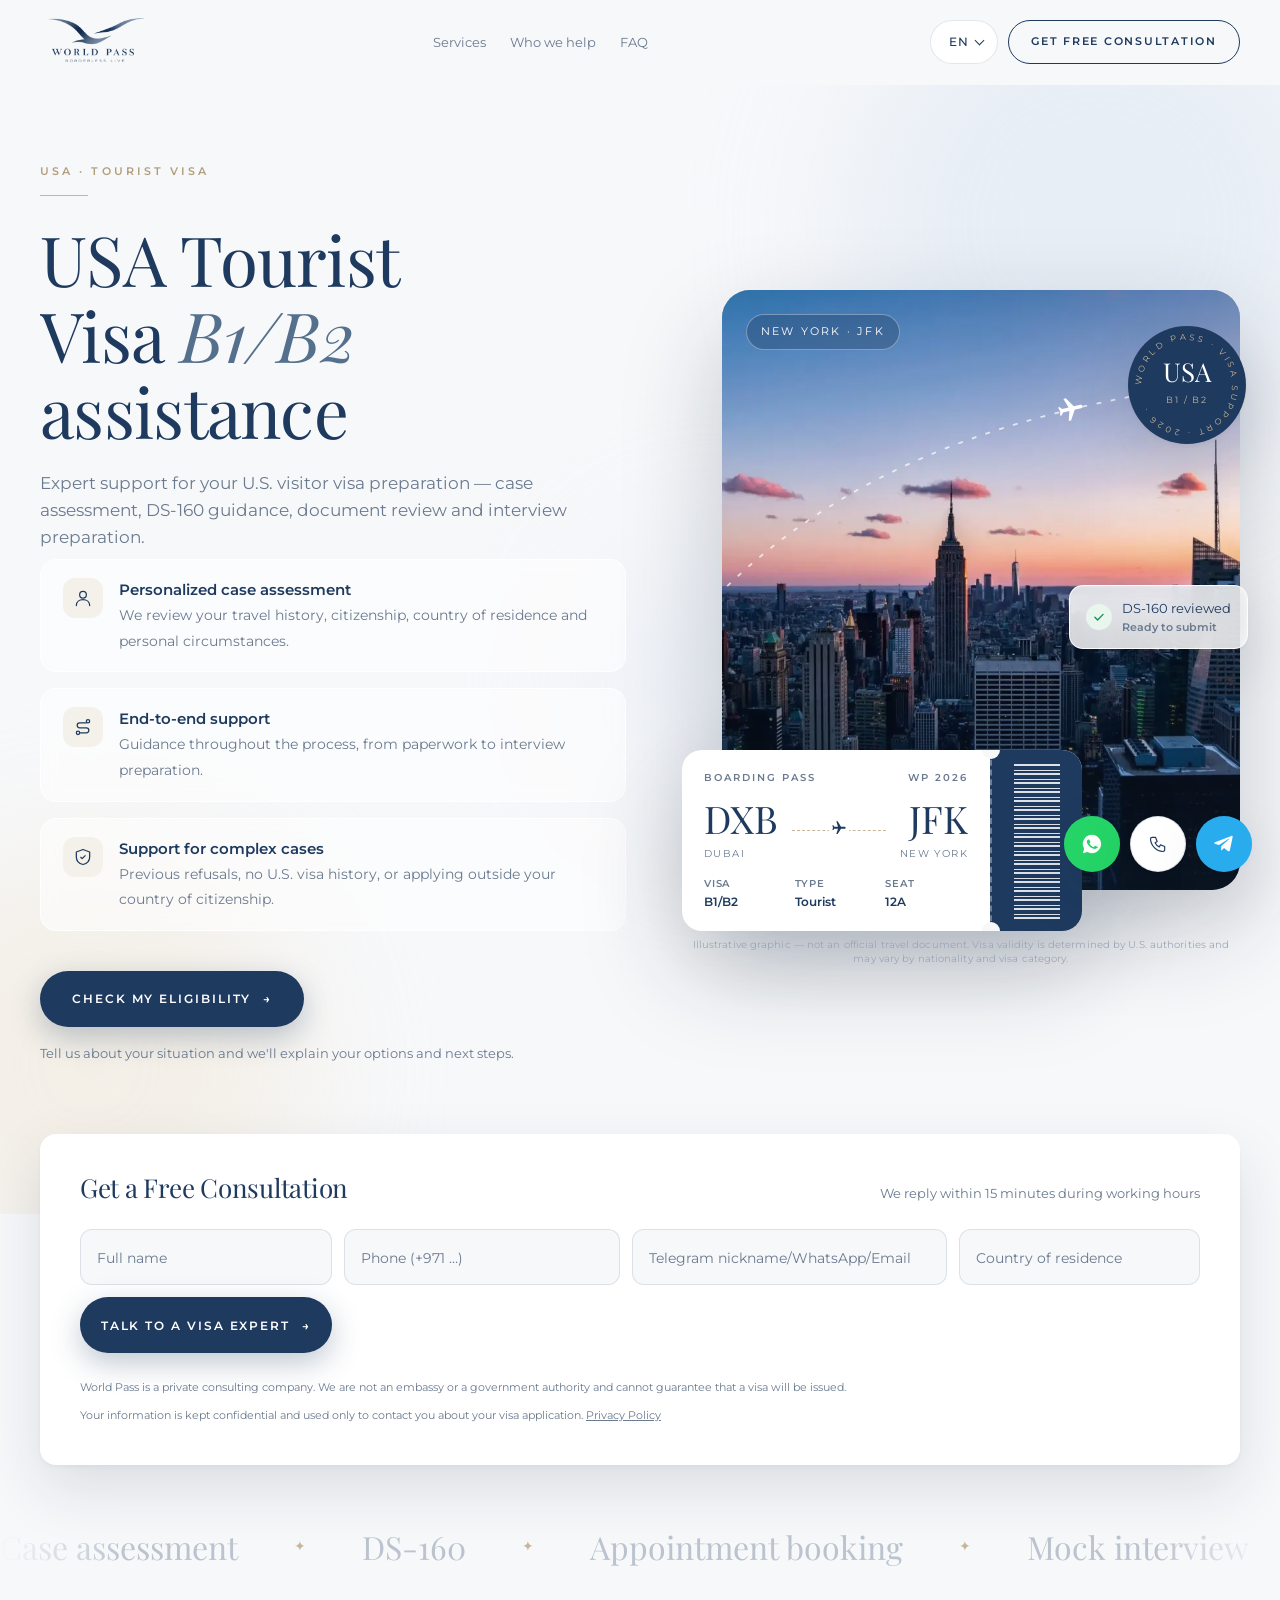
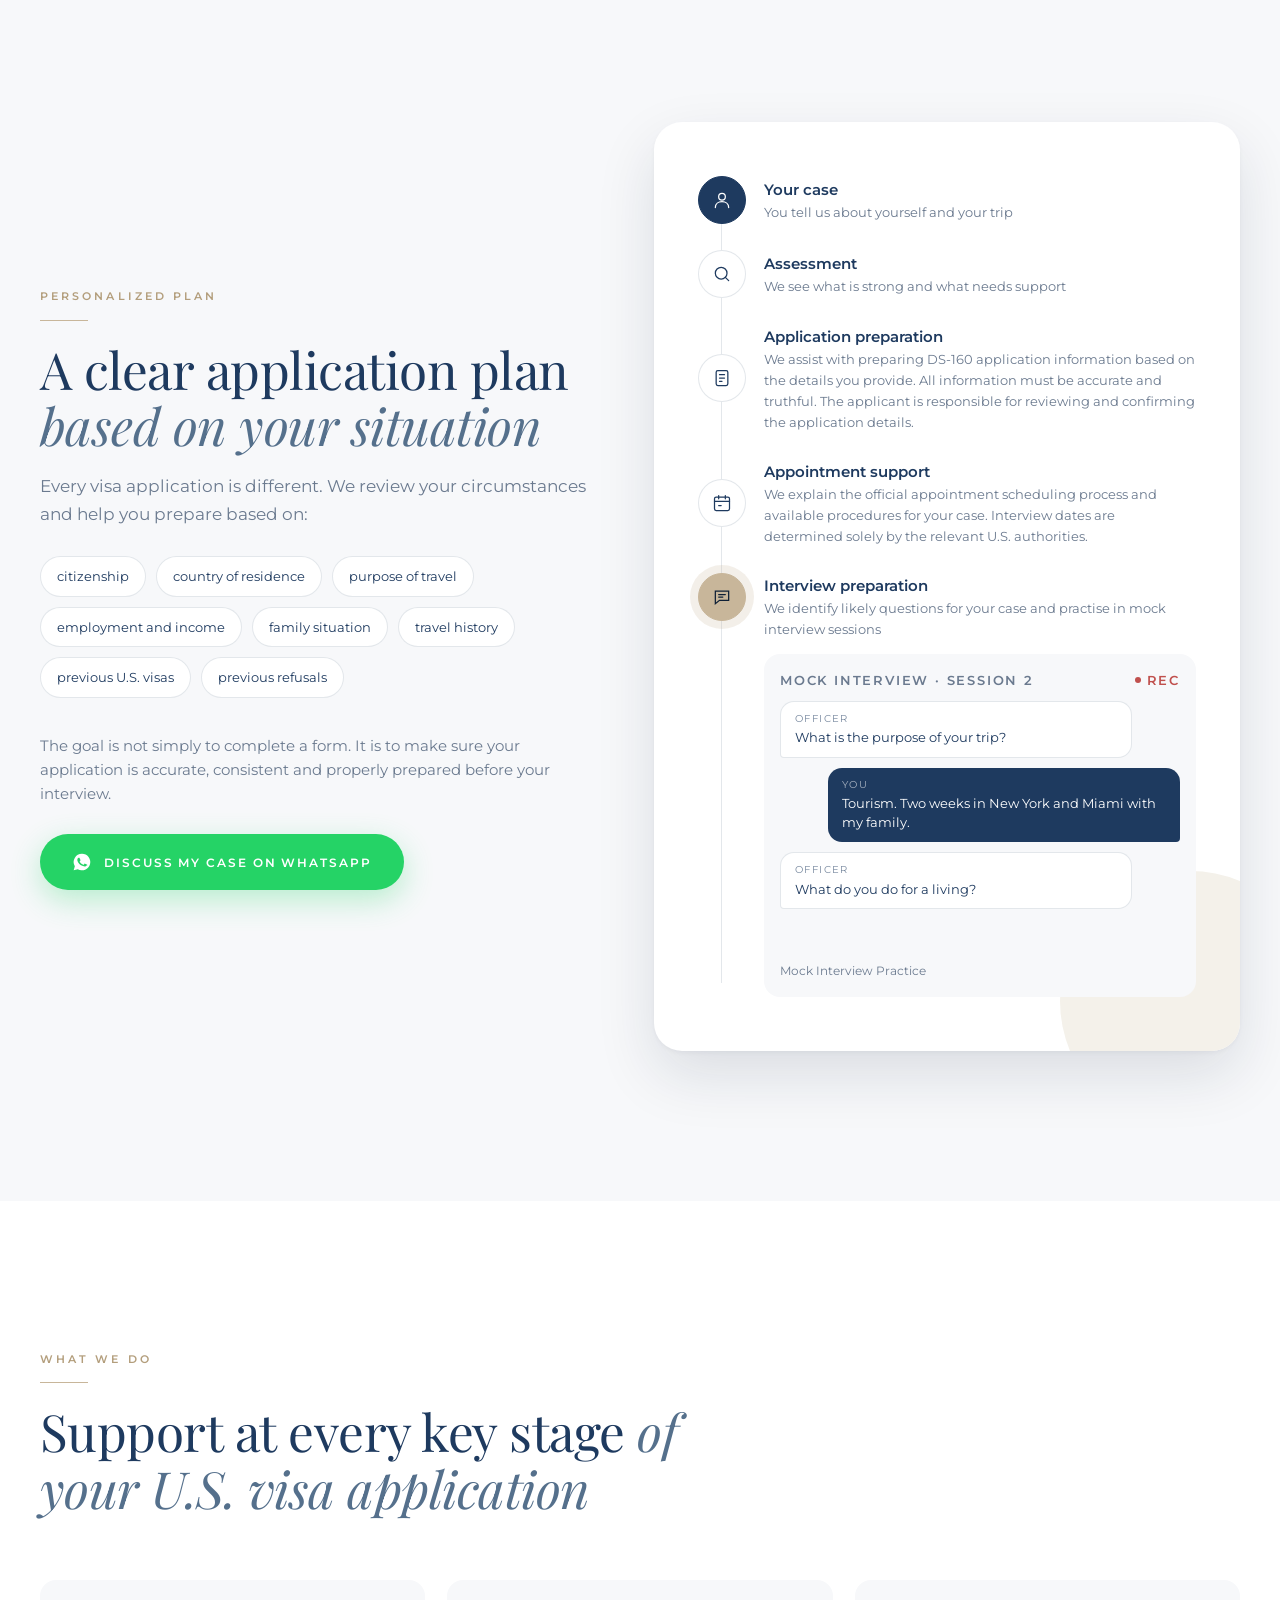
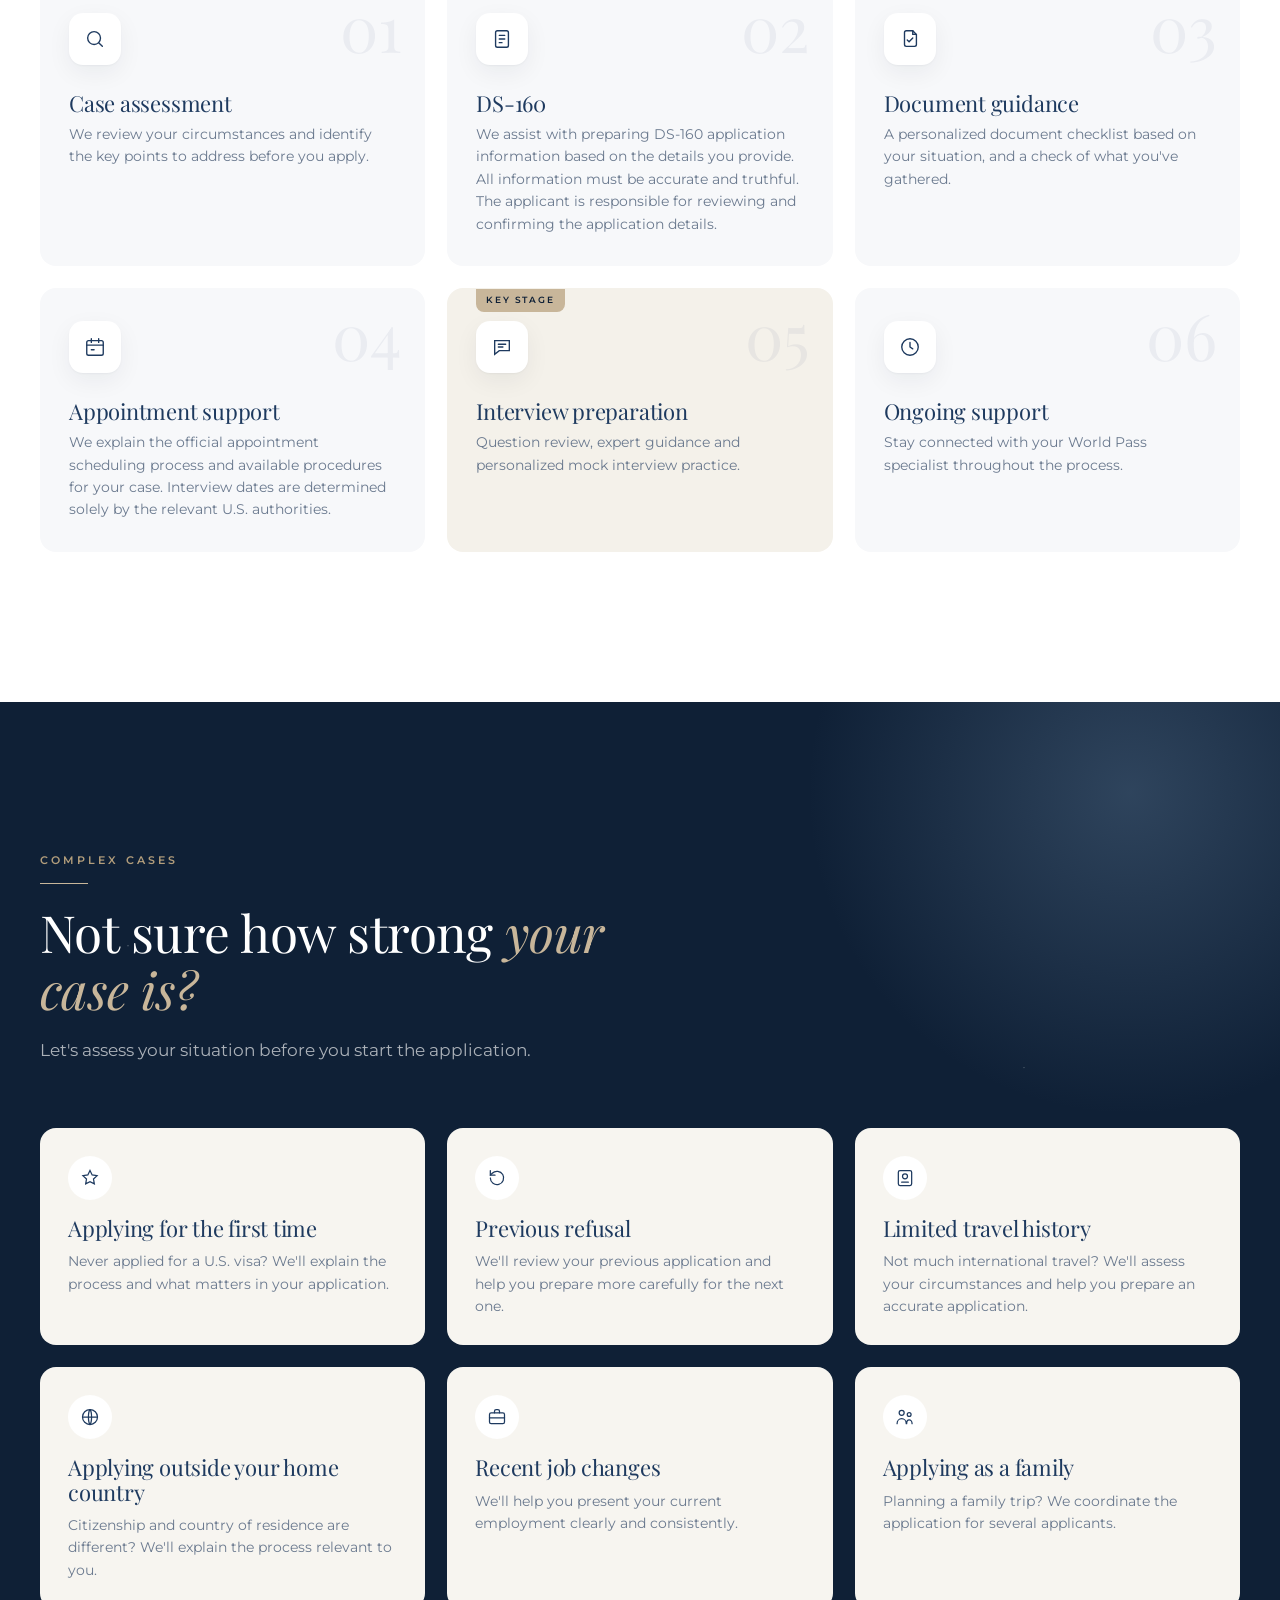
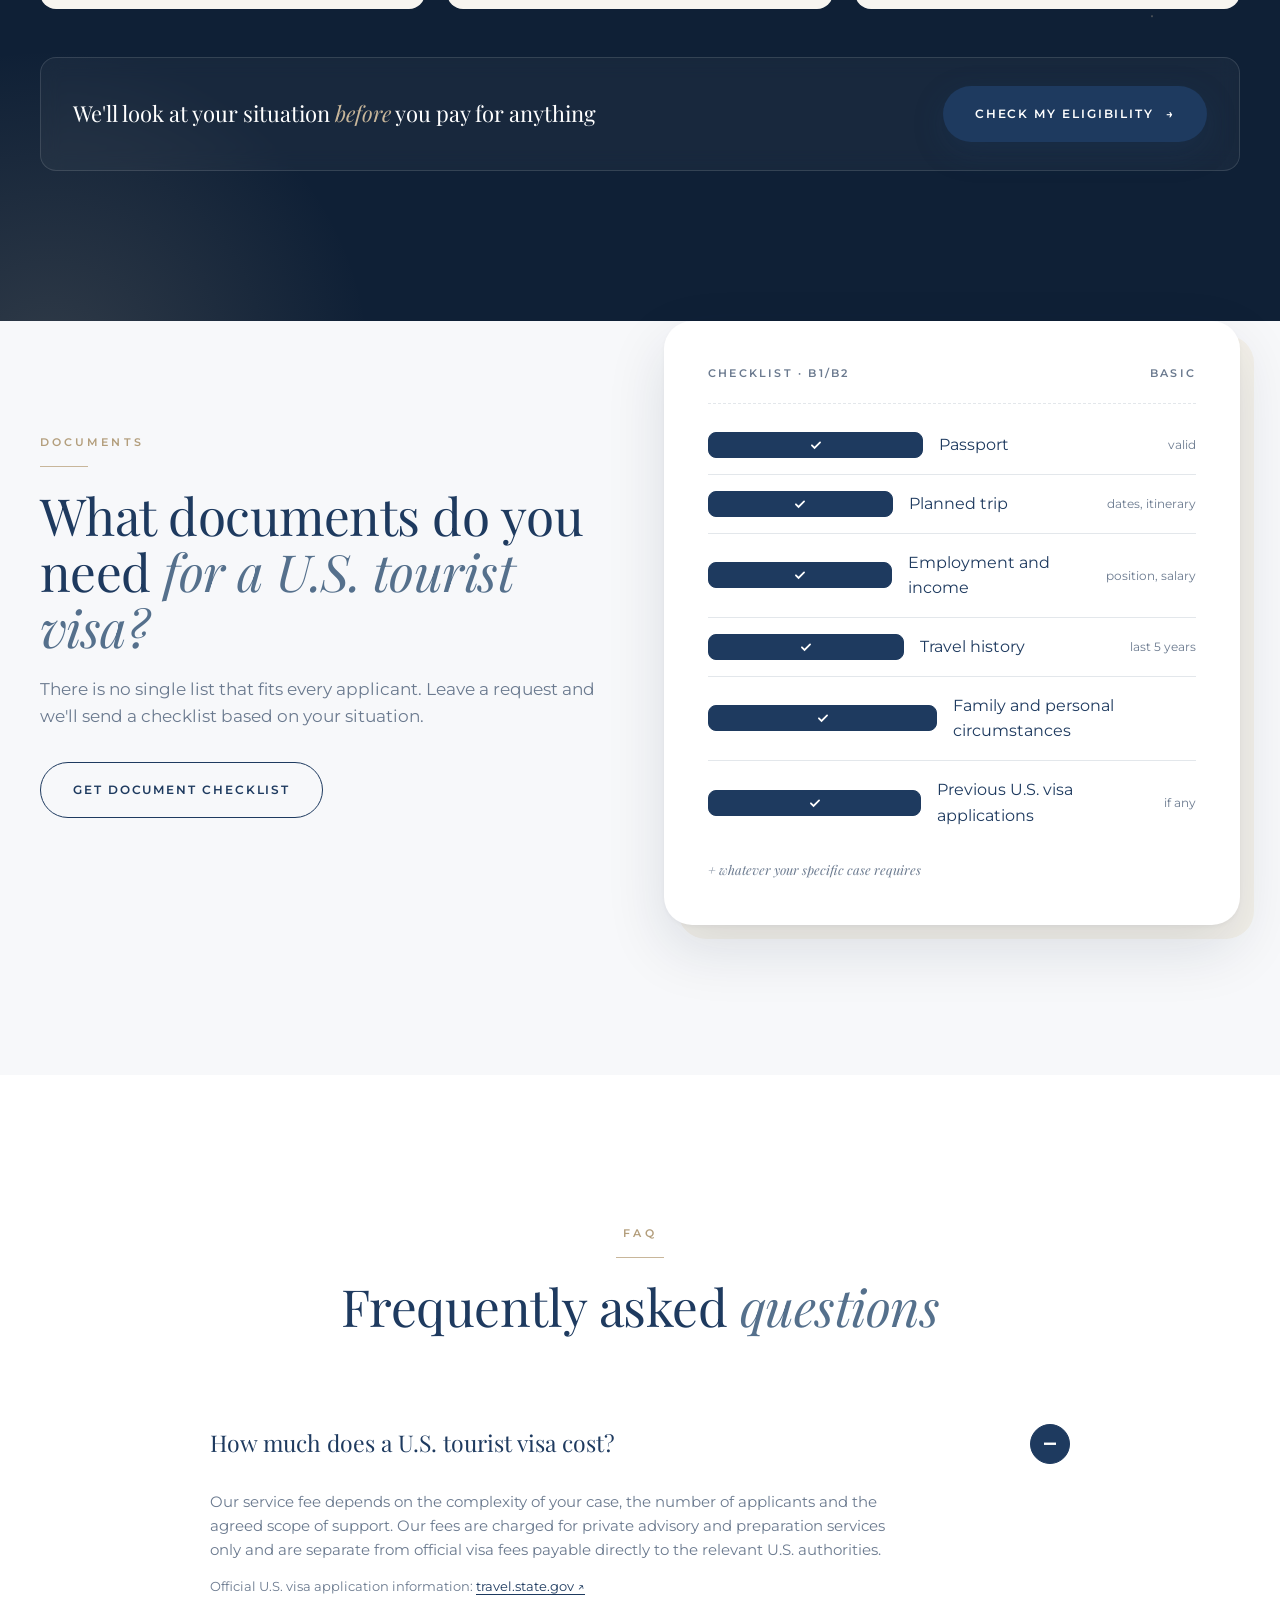
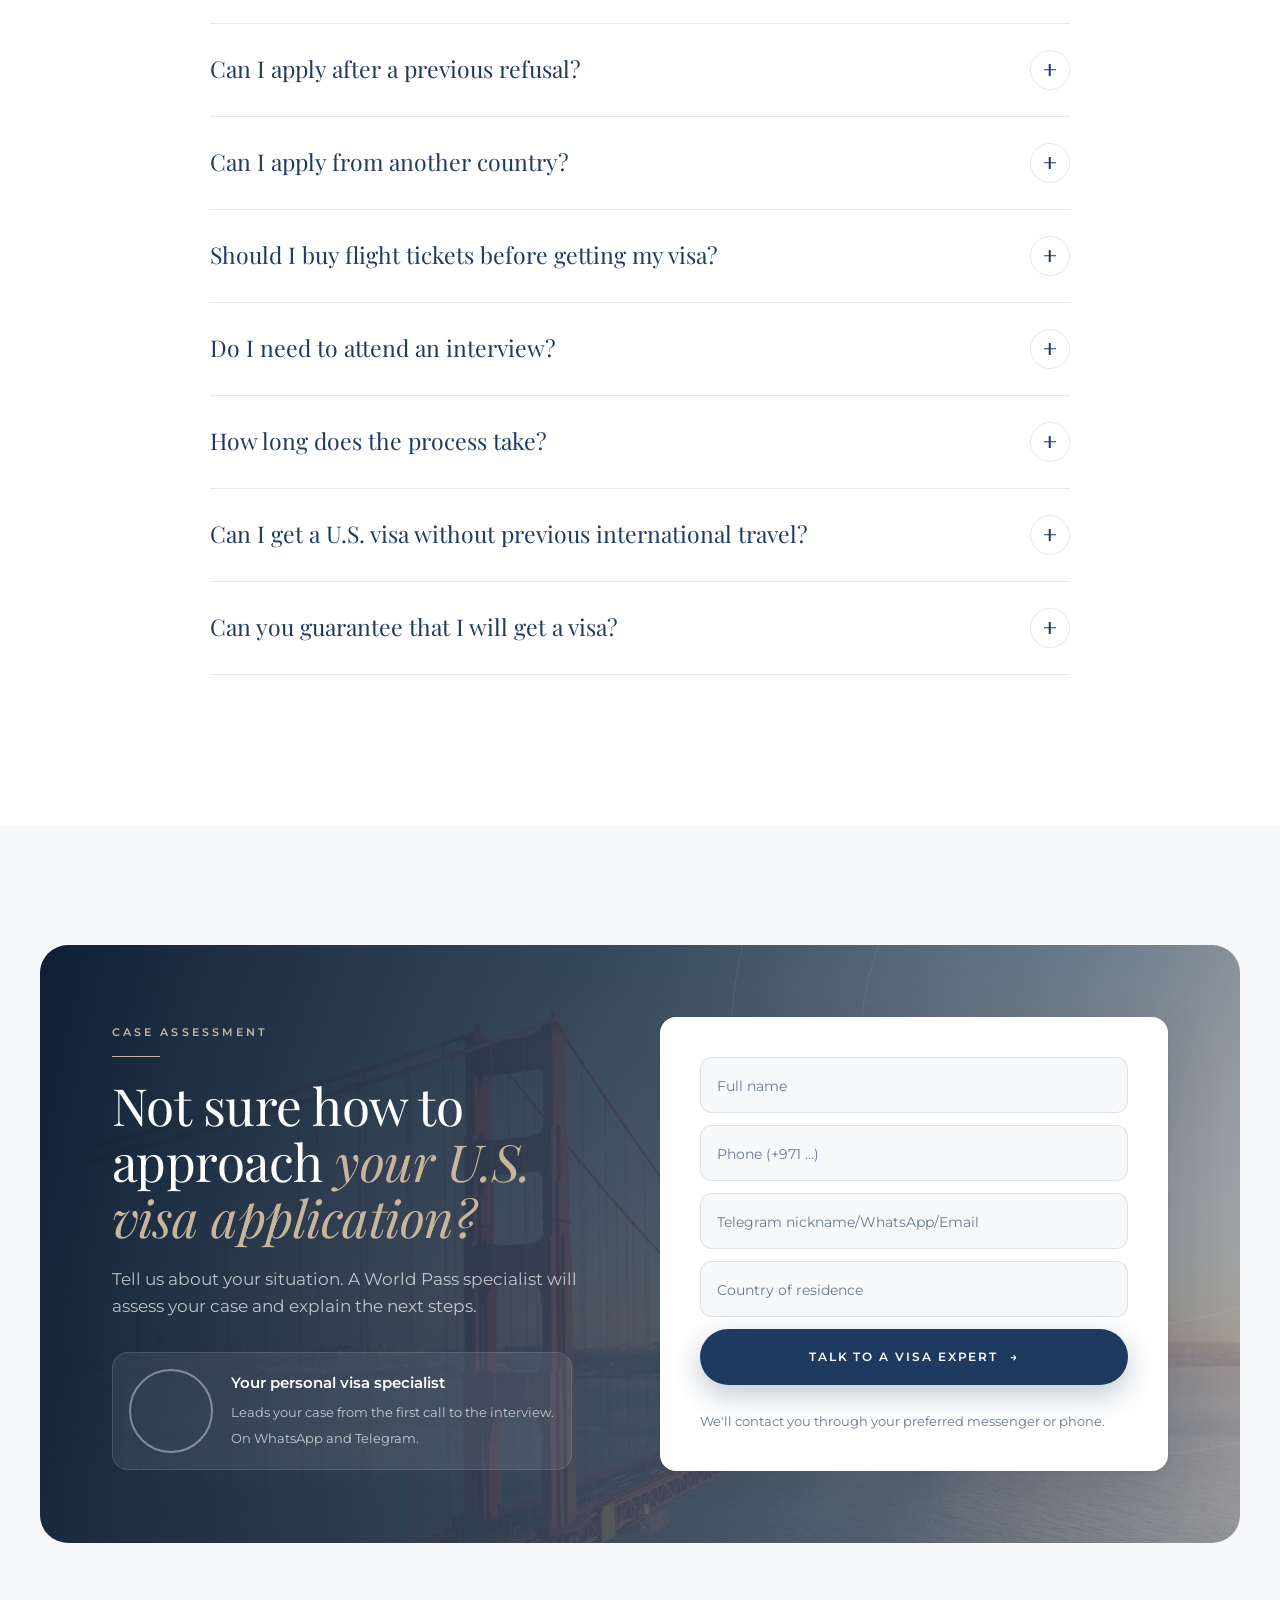
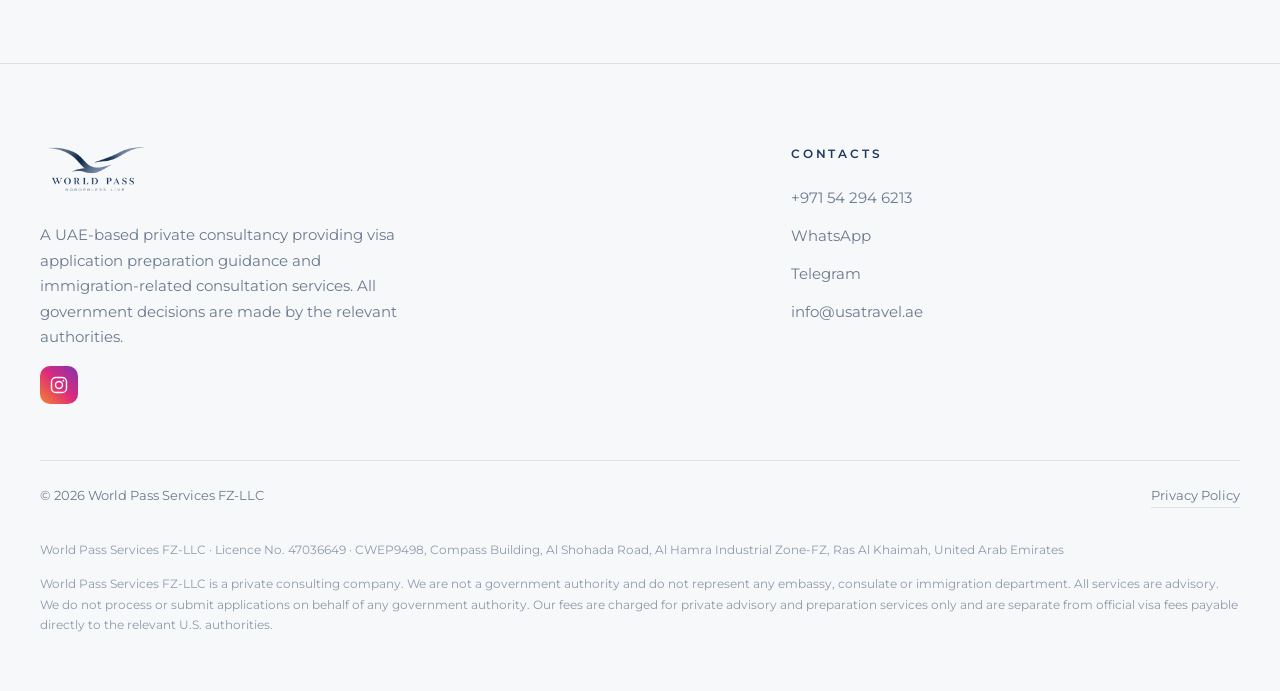
<file: index.html>
<!doctype html>
<html lang="en" class="no-js">
<head>
<meta charset="utf-8">
<meta name="viewport" content="width=device-width, initial-scale=1">
<!-- Google Tag Manager -->
<script>(function(w,d,s,l,i){w[l]=w[l]||[];w[l].push({'gtm.start':
new Date().getTime(),event:'gtm.js'});var f=d.getElementsByTagName(s)[0],
j=d.createElement(s),dl=l!='dataLayer'?'&l='+l:'';j.async=true;j.src=
'https://www.googletagmanager.com/gtm.js?id='+i+dl;f.parentNode.insertBefore(j,f);
})(window,document,'script','dataLayer','GTM-W5TBSJFH');</script>
<!-- End Google Tag Manager -->
<title data-i18n="meta.title">USA Tourist Visa B1/B2 Assistance — World Pass</title>
<meta name="description" content="U.S. B1/B2 tourist visa support: case assessment, DS-160, appointment and interview preparation. World Pass, UAE.">
<link rel="canonical" href="https://usatravel.ae/">
<meta name="robots" content="index, follow, max-image-preview:large">
<meta name="keywords" content="USA tourist visa, B1/B2 visa assistance, US visa Dubai, US visa UAE, DS-160 help, US visa interview preparation, виза в США, туристическая виза США, виза B1/B2, виза в США для резидентов ОАЭ, виза в США для граждан России, виза в США для граждан Турции, виза в США для граждан Армении, виза в США для граждан Казахстана">
<link rel="alternate" hreflang="en" href="https://usatravel.ae/">
<link rel="alternate" hreflang="ru" href="https://usatravel.ae/?lang=ru">
<link rel="alternate" hreflang="x-default" href="https://usatravel.ae/">
<meta property="og:locale" content="en_US">
<meta property="og:locale:alternate" content="ru_RU">
<meta property="og:site_name" content="World Pass">
<meta property="og:type" content="website">
<meta property="og:url" content="https://usatravel.ae/">
<meta property="og:title" content="USA Tourist Visa B1/B2 Assistance — World Pass">
<meta property="og:description" content="Private advisory support for U.S. B1/B2 visitor visa preparation: case assessment, DS-160 guidance, document review and interview preparation. UAE-based, working with clients of any nationality, including residents of the UAE, Russia, Türkiye, Armenia and Kazakhstan. English and Russian.">
<meta property="og:image" content="https://usatravel.ae/og-image.png">
<meta property="og:image:width" content="1200">
<meta property="og:image:height" content="630">
<meta name="twitter:card" content="summary_large_image">
<meta name="twitter:title" content="USA Tourist Visa B1/B2 Assistance — World Pass">
<meta name="twitter:description" content="Case assessment, DS-160 guidance, document review and interview preparation for the U.S. visitor visa. English and Russian.">
<meta name="twitter:image" content="https://usatravel.ae/og-image.png">
<script type="application/ld+json">
{
  "@context": "https://schema.org",
  "@graph": [
    {
      "@type": ["Organization", "ProfessionalService"],
      "@id": "https://usatravel.ae/#organization",
      "name": "World Pass",
      "legalName": "World Pass Services FZ-LLC",
      "url": "https://usatravel.ae/",
      "logo": "https://usatravel.ae/favicon-512.png",
      "image": "https://usatravel.ae/og-image.png",
      "description": "UAE-based private consultancy providing visa application preparation guidance and immigration-related consultation services. Assistance with U.S. B1/B2 visitor visa preparation: case assessment, DS-160 guidance, document review and interview preparation. We work with clients of any nationality, including residents of the UAE, Russia, Türkiye, Armenia, Kazakhstan and other CIS countries. We are not a government authority and do not represent any embassy or consulate.",
      "telephone": "+971542946213",
      "email": "info@usatravel.ae",
      "sameAs": [
        "https://worldpass.ae/",
        "https://www.instagram.com/world_pass_services",
        "https://t.me/worldpassae"
      ],
      "address": {
        "@type": "PostalAddress",
        "streetAddress": "CWEP9498, Compass Building, Al Shohada Road, Al Hamra Industrial Zone-FZ",
        "addressLocality": "Ras Al Khaimah",
        "addressCountry": "AE"
      },
      "areaServed": [
        { "@type": "Country", "name": "United Arab Emirates" },
        { "@type": "City", "name": "Dubai" },
        { "@type": "Country", "name": "Russia" },
        { "@type": "Country", "name": "Türkiye" },
        { "@type": "Country", "name": "Armenia" },
        { "@type": "Country", "name": "Kazakhstan" }
      ],
      "knowsLanguage": ["en", "ru"],
      "contactPoint": [{
        "@type": "ContactPoint",
        "telephone": "+971542946213",
        "email": "info@usatravel.ae",
        "contactType": "customer service",
        "availableLanguage": ["English", "Russian"],
        "areaServed": ["AE", "RU", "TR", "AM", "KZ"]
      }],
      "makesOffer": [
        { "@type": "Offer", "itemOffered": { "@type": "Service", "name": "U.S. B1/B2 visa case assessment", "serviceType": "Visa consultation", "description": "Assessment of your situation and documents before applying for a U.S. visitor visa." }, "areaServed": ["AE", "RU", "TR", "AM", "KZ"] },
        { "@type": "Offer", "itemOffered": { "@type": "Service", "name": "DS-160 guidance", "serviceType": "Visa application preparation", "description": "Guidance on completing the DS-160 form accurately and consistently." }, "areaServed": ["AE", "RU", "TR", "AM", "KZ"] },
        { "@type": "Offer", "itemOffered": { "@type": "Service", "name": "Document review", "serviceType": "Visa application preparation", "description": "Review of supporting documents for the U.S. visitor visa interview." }, "areaServed": ["AE", "RU", "TR", "AM", "KZ"] },
        { "@type": "Offer", "itemOffered": { "@type": "Service", "name": "Interview preparation", "serviceType": "Visa consultation", "description": "Mock interview practice and preparation for the consular interview." }, "areaServed": ["AE", "RU", "TR", "AM", "KZ"] }
      ]
    },
    {
      "@type": "WebSite",
      "@id": "https://usatravel.ae/#website",
      "url": "https://usatravel.ae/",
      "name": "USA Tourist Visa B1/B2 Assistance — World Pass",
      "inLanguage": ["en", "ru"],
      "publisher": { "@id": "https://usatravel.ae/#organization" }
    },
    {
      "@type": "WebPage",
      "@id": "https://usatravel.ae/#webpage",
      "url": "https://usatravel.ae/",
      "name": "USA Tourist Visa B1/B2 Assistance — World Pass",
      "description": "U.S. B1/B2 tourist visa support: case assessment, DS-160, appointment and interview preparation. World Pass, UAE.",
      "isPartOf": { "@id": "https://usatravel.ae/#website" },
      "about": { "@id": "https://usatravel.ae/#organization" },
      "inLanguage": "en"
    },
    {
      "@type": "FAQPage",
      "@id": "https://usatravel.ae/#faq",
      "mainEntity": [
        { "@type": "Question", "name": "How much does a U.S. tourist visa cost?", "acceptedAnswer": { "@type": "Answer", "text": "Our service fee depends on the complexity of your case, the number of applicants and the agreed scope of support. Our fees are charged for private advisory and preparation services only and are separate from official visa fees payable directly to the relevant U.S. authorities." } },
        { "@type": "Question", "name": "Can I apply after a previous refusal?", "acceptedAnswer": { "@type": "Answer", "text": "Yes. A previous refusal does not automatically prevent you from applying again. Before reapplying, it is important to understand your previous application and what has changed." } },
        { "@type": "Question", "name": "Can I apply from another country?", "acceptedAnswer": { "@type": "Answer", "text": "In general, you may apply in your country of nationality or in a country where you are legally resident. The right process depends on your circumstances and the current rules of the relevant U.S. embassy." } },
        { "@type": "Question", "name": "Should I buy flight tickets before getting my visa?", "acceptedAnswer": { "@type": "Answer", "text": "No. We recommend waiting until your visa has been issued before making non-refundable travel arrangements." } },
        { "@type": "Question", "name": "Do I need to attend an interview?", "acceptedAnswer": { "@type": "Answer", "text": "For most first-time applicants, an in-person interview is required. Some applicants may qualify for an interview waiver when renewing a visa." } },
        { "@type": "Question", "name": "How long does the process take?", "acceptedAnswer": { "@type": "Answer", "text": "The timeline depends on consular appointment wait times in the city where you apply and individual processing by U.S. authorities. During our consultation, we explain how official appointment scheduling works and the options available around your travel dates. Earlier appointments cannot be guaranteed." } },
        { "@type": "Question", "name": "Can I get a U.S. visa without previous international travel?", "acceptedAnswer": { "@type": "Answer", "text": "Yes. Limited travel history does not automatically prevent you from obtaining a visa. Each application is assessed individually." } },
        { "@type": "Question", "name": "Can you guarantee that I will get a visa?", "acceptedAnswer": { "@type": "Answer", "text": "No one can guarantee a U.S. visa — the final decision is made by a U.S. consular officer. Our role is to help you prepare a complete, accurate application and to prepare you for the interview." } }
      ]
    }
  ]
}
</script>
<link rel="preload" as="image" href="hero.webp" imagesrcset="hero-mobile.webp 800w, hero.webp 1000w" imagesizes="(max-width:1023px) 100vw, 50vw">
<link rel="icon" type="image/png" sizes="32x32" href="favicon-32.png">
<link rel="icon" type="image/png" sizes="192x192" href="favicon-192.png">
<link rel="apple-touch-icon" sizes="180x180" href="apple-touch-icon.png">
<link rel="preconnect" href="https://fonts.googleapis.com">
<link rel="preconnect" href="https://fonts.gstatic.com" crossorigin>
<link rel="stylesheet" href="https://fonts.googleapis.com/css2?family=Montserrat:wght@400;600&family=Playfair+Display:ital,wght@0,400;1,400&display=swap" media="print" onload="this.media='all'">
<noscript><link rel="stylesheet" href="https://fonts.googleapis.com/css2?family=Montserrat:wght@400;600&family=Playfair+Display:ital,wght@0,400;1,400&display=swap"></noscript>
<style>
/* ============ TOKENS (как на worldpass.ae) ============ */
:root{
  --navy:#1E3A5F; --navy-2:#162C49; --navy-3:#0F2036;
  --gold:#C8B69A; --gold-2:#B39E7C;
  --cream:#F4F1EA; --mist:#F7F8FA; --white:#fff;
  --ink:#1E3A5F; --muted:#6B7A8F; --line:rgba(30,58,95,.12);
  --wa:#25D366;
  --r-sm:12px; --r:16px; --r-lg:28px;
  --shadow-1:0 1px 2px rgba(15,32,54,.04),0 8px 24px rgba(15,32,54,.06);
  --shadow-2:0 2px 4px rgba(15,32,54,.04),0 24px 60px rgba(15,32,54,.12);
  --shadow-3:0 40px 100px rgba(15,32,54,.22);
  --serif:"Playfair Display","Times New Roman",Georgia,serif;
  --sans:Montserrat,"Helvetica Neue",Arial,sans-serif;
  --ease:cubic-bezier(.2,.7,.2,1);
}
*{box-sizing:border-box;margin:0;padding:0}
html{scroll-behavior:smooth}
body{font-family:var(--sans);color:var(--ink);background:var(--mist);font-size:16px;line-height:1.6;-webkit-font-smoothing:antialiased;overflow-x:hidden}
img,svg{display:block;max-width:100%}
a{color:inherit;text-decoration:none}
button,input,select{font:inherit;color:inherit}
.container{width:min(1200px,100% - 32px);margin-inline:auto}
@media(min-width:768px){.container{width:min(1200px,100% - 80px)}}

/* ============ TYPO ============ */
.eyebrow{font-size:11px;letter-spacing:.28em;text-transform:uppercase;color:var(--gold-2);font-weight:500;display:inline-flex;flex-direction:column;gap:14px}
.eyebrow::after{content:"";width:48px;height:1px;background:var(--gold)}
.eyebrow.center{align-items:center}
h1,h2,h3{font-family:var(--serif);font-weight:400;line-height:1.1;letter-spacing:-.01em}
h1{font-size:clamp(40px,5.4vw,72px)}
h2{font-size:clamp(32px,4vw,52px)}
h3{font-size:22px}
em{font-style:italic;color:#55708C}
.lead{font-size:17px;color:var(--muted);font-weight:300;max-width:560px}
.section{padding:clamp(80px,11vw,140px) 0;position:relative}
.section-head{display:grid;gap:20px;margin-bottom:56px;max-width:720px}
.section-head.center{text-align:center;margin-inline:auto;justify-items:center}

/* ============ BUTTONS ============ */
.btn{display:inline-flex;align-items:center;justify-content:center;gap:12px;height:56px;padding:0 32px;border-radius:999px;border:0;cursor:pointer;font-size:12px;font-weight:600;letter-spacing:.16em;text-transform:uppercase;transition:transform .4s var(--ease),box-shadow .4s var(--ease),background .3s;position:relative;overflow:hidden;white-space:nowrap}
.btn-primary{background:var(--navy);color:#fff;box-shadow:0 10px 30px rgba(30,58,95,.28)}
.btn-primary:hover{transform:translateY(-2px);box-shadow:0 18px 40px rgba(30,58,95,.35)}
.btn-gold{background:var(--gold);color:var(--navy-3)}
.btn-gold:hover{transform:translateY(-2px);background:#d4c3a8}
.btn-ghost{background:transparent;color:var(--navy);border:1px solid var(--navy)}
.btn-ghost:hover{background:var(--navy);color:#fff}
.btn-wa{background:var(--wa);color:#fff;box-shadow:0 10px 30px rgba(37,211,102,.3)}
.btn-wa:hover{transform:translateY(-2px)}
.btn .arrow{transition:transform .4s var(--ease)}
.btn:hover .arrow{transform:translateX(4px)}
.btn::after{content:"";position:absolute;inset:0;background:linear-gradient(110deg,transparent 30%,rgba(255,255,255,.28) 50%,transparent 70%);transform:translateX(-120%);transition:transform .9s var(--ease)}
.btn:hover::after{transform:translateX(120%)}
.note{font-size:13px;color:var(--muted);display:flex;align-items:center;gap:8px;margin-top:14px}
.dot-live{width:8px;height:8px;border-radius:50%;background:var(--wa);box-shadow:0 0 0 0 rgba(37,211,102,.5);animation:pulse 2s infinite}
@keyframes pulse{70%{box-shadow:0 0 0 10px rgba(37,211,102,0)}100%{box-shadow:0 0 0 0 rgba(37,211,102,0)}}

/* ============ TOPBAR + HEADER ============ */
.topbar{background:var(--navy);color:rgba(255,255,255,.85);font-size:11px;letter-spacing:.14em;text-transform:uppercase;text-align:center;padding:10px 16px}
.topbar b{color:var(--gold);font-weight:500}
.header{position:sticky;top:0;z-index:50;background:rgba(247,248,250,.72);backdrop-filter:saturate(1.4) blur(16px);-webkit-backdrop-filter:saturate(1.4) blur(16px);border-bottom:1px solid transparent;transition:border-color .3s,box-shadow .3s}
.header.scrolled{border-color:var(--line);box-shadow:0 6px 30px rgba(15,32,54,.05)}
.header .container{display:flex;align-items:center;justify-content:space-between;height:76px}
.logo{display:flex;align-items:center;gap:12px}
.logo-img{height:54px;width:auto}
.logo-text{border-left:1px solid var(--navy);padding-left:10px;line-height:1}
.logo-text b{display:block;font-family:var(--serif);font-weight:400;font-size:19px;letter-spacing:.12em}
.logo-text small{font-size:7px;letter-spacing:.42em;color:var(--muted)}
.nav{display:none;gap:32px;font-size:13px;color:var(--muted)}
.nav a{position:relative;transition:color .3s}
.nav a::after{content:"";position:absolute;left:0;bottom:-6px;width:100%;height:1px;background:var(--gold);transform:scaleX(0);transform-origin:left;transition:transform .4s var(--ease)}
.nav a:hover{color:var(--navy)}
.nav a:hover::after{transform:scaleX(1)}
.header .btn{height:44px;padding:0 22px;font-size:11px}
.header-cta{display:none}
@media(min-width:1024px){.nav{display:flex}.header-cta{display:inline-flex}}

/* ============ HERO ============ */
.hero{position:relative;padding:56px 0 150px;overflow:hidden;isolation:isolate}
.hero-bg{position:absolute;inset:0;z-index:-1;pointer-events:none}
.blob{position:absolute;border-radius:50%;filter:blur(70px);opacity:.55}
.blob.b1{width:520px;height:520px;background:#DCE6F2;top:-120px;right:-80px}
.blob.b2{width:420px;height:420px;background:#F1E8D8;bottom:-60px;left:-120px;animation-delay:-6s}
.blob.b3{width:300px;height:300px;background:#E6ECF4;top:40%;left:45%;animation-delay:-12s}
@keyframes drift{to{transform:translate(40px,-30px) scale(1.08)}}
.grid-lines{position:absolute;inset:0;background-image:linear-gradient(var(--line) 1px,transparent 1px),linear-gradient(90deg,var(--line) 1px,transparent 1px);background-size:80px 80px;mask-image:radial-gradient(ellipse at 70% 40%,#000 0%,transparent 65%);-webkit-mask-image:radial-gradient(ellipse at 70% 40%,#000 0%,transparent 65%);opacity:.5}
.hero .container{display:grid;gap:56px;align-items:center}
@media(min-width:1024px){.hero .container{grid-template-columns:1.05fr 1fr}}
.hero h1{margin:24px 0 22px}
.hero h1 .line{display:block;overflow:hidden}
.hero h1 .line>span{display:inline-block;transform:translateY(110%);animation:rise 1.1s var(--ease) forwards}
.hero h1 .line:nth-child(2)>span{animation-delay:.12s}
.hero h1 .line:nth-child(3)>span{animation-delay:.24s}
@keyframes rise{to{transform:none}}
.perks{display:grid;gap:14px;margin:32px 0 36px}
.perk{display:flex;gap:16px;align-items:flex-start;padding:14px 18px;border-radius:var(--r);background:rgba(255,255,255,.55);border:1px solid rgba(255,255,255,.8);backdrop-filter:blur(8px);transition:transform .4s var(--ease),background .3s,box-shadow .4s}
.perk:hover{transform:translateX(6px);background:#fff;box-shadow:var(--shadow-1)}
.perk-ic{flex:none;width:40px;height:40px;border-radius:12px;display:grid;place-items:center;background:var(--cream);color:var(--navy)}
.perk-ic svg{width:20px;height:20px}
.perk b{display:block;font-weight:600;font-size:15px}
.perk span{font-size:14px;color:var(--muted)}

/* hero visual — многослойный коллаж */
.visual{position:relative;height:clamp(440px,52vw,600px);perspective:1200px}
.layer{position:absolute;transition:transform .8s var(--ease);will-change:transform}
.sky{inset:0 0 40px 40px;border-radius:var(--r-lg);overflow:hidden;background:linear-gradient(180deg,#9FB4CC 0%,#D9C7AE 62%,#EBDCC6 100%);box-shadow:var(--shadow-3)}
.sky::before{content:"";position:absolute;inset:0;background:radial-gradient(circle at 75% 30%,rgba(255,240,215,.9),transparent 30%)}
.sky .sun{position:absolute;width:90px;height:90px;border-radius:50%;background:#FFF4E2;top:20%;right:20%;box-shadow:0 0 80px 30px rgba(255,236,205,.7)}
.sky .skyline{position:absolute;left:0;right:0;bottom:0;width:100%;height:62%}
.sky .cloud{position:absolute;height:14px;border-radius:999px;background:rgba(255,255,255,.65);filter:blur(1px);animation:cloud 40s linear infinite}
.sky .cloud.c1{width:140px;top:16%;left:-160px}
.sky .cloud.c2{width:90px;top:30%;left:-120px;animation-duration:55s;animation-delay:-20s}
.sky .cloud.c3{width:200px;top:8%;left:-220px;animation-duration:70s;animation-delay:-35s;opacity:.6}
@keyframes cloud{to{transform:translateX(900px)}}
.sky .flight{position:absolute;inset:0;width:100%;height:100%}
@keyframes dash{to{stroke-dashoffset:-600}}
.plane{position:absolute;left:0;top:0;width:28px;height:28px;color:#fff;offset-path:path("M 40 260 C 160 120, 320 80, 560 60");offset-rotate:auto;animation:fly 9s var(--ease) infinite}
@keyframes fly{0%{offset-distance:0%;opacity:0}10%{opacity:1}85%{opacity:1}100%{offset-distance:100%;opacity:0}}
.sky .glass-tag{position:absolute;left:24px;top:24px;padding:8px 14px;border-radius:999px;background:rgba(255,255,255,.35);backdrop-filter:blur(10px);color:#fff;font-size:11px;letter-spacing:.2em;text-transform:uppercase;border:1px solid rgba(255,255,255,.5)}

.pass{left:0;bottom:0;width:min(400px,82%);background:#fff;border-radius:20px;box-shadow:var(--shadow-3);display:grid;grid-template-columns:1fr 92px;overflow:hidden}
.pass-main{padding:20px 22px}
.pass-top{display:flex;justify-content:space-between;align-items:center;font-size:10px;letter-spacing:.2em;text-transform:uppercase;color:var(--muted)}
.pass-route{display:flex;align-items:center;justify-content:space-between;margin:14px 0}
.pass-route .code{font-family:var(--serif);font-size:38px;line-height:1}
.pass-route small{display:block;font-size:10px;letter-spacing:.14em;color:var(--muted);text-transform:uppercase;margin-top:4px}
.pass-route .mid{flex:1;margin:0 14px;border-top:1px dashed var(--gold);position:relative}
.pass-route .mid svg{position:absolute;left:50%;top:-11px;transform:translateX(-50%);width:20px;color:var(--navy);background:#fff;padding:0 2px}
.pass-meta{display:grid;grid-template-columns:repeat(3,1fr);gap:8px;font-size:10px;color:var(--muted);letter-spacing:.08em;text-transform:uppercase}
.pass-meta b{display:block;color:var(--navy);font-size:13px;letter-spacing:0;text-transform:none;font-weight:600}
.pass-stub{background:var(--navy);color:#fff;border-left:2px dashed rgba(255,255,255,.35);display:grid;place-items:center;padding:12px;position:relative}
.pass-stub::before,.pass-stub::after{content:"";position:absolute;left:-10px;width:18px;height:18px;border-radius:50%;background:var(--mist)}
.pass-stub::before{top:-9px}.pass-stub::after{bottom:-9px}
.barcode{width:46px;height:100%;min-height:110px;background:repeating-linear-gradient(0deg,#fff 0 2px,transparent 2px 4px,#fff 4px 5px,transparent 5px 9px);opacity:.85}
@keyframes float{0%,100%{translate:0 0}50%{translate:0 -10px}}

.badge-visa{right:-6px;top:36px;width:118px;height:118px;border-radius:50%;background:var(--navy);color:#fff;display:grid;place-items:center;text-align:center;box-shadow:var(--shadow-2)}
.badge-visa svg.ring{position:absolute;inset:0;width:100%;height:100%;animation:spin 22s linear infinite}
.badge-visa b{font-family:var(--serif);font-weight:400;font-size:26px;line-height:1;display:block}
.badge-visa small{font-size:9px;letter-spacing:.22em;color:var(--gold)}
@keyframes spin{to{transform:rotate(360deg)}}
.chip{display:flex;align-items:center;gap:10px;padding:12px 16px;border-radius:14px;background:rgba(255,255,255,.82);backdrop-filter:blur(14px);-webkit-backdrop-filter:blur(14px);border:1px solid rgba(255,255,255,.9);box-shadow:var(--shadow-2);font-size:13px;white-space:nowrap}
.chip .ok{width:26px;height:26px;border-radius:50%;display:grid;place-items:center;background:#E8F6EE;color:#1E8E57}
.chip .ok svg{width:14px}
.chip small{display:block;color:var(--muted);font-size:11px}
.chip-1{right:6%;bottom:118px}
.chip-2{left:16%;top:-6px}
.chip .bar{width:80px;height:4px;border-radius:4px;background:var(--line);overflow:hidden;margin-top:6px}
.chip .bar i{display:block;height:100%;width:0;background:var(--gold);animation:fill 3.2s var(--ease) 1s forwards}
@keyframes fill{to{width:100%}}
@media(max-width:600px){.chip-2{display:none}.badge-visa{width:92px;height:92px}.badge-visa b{font-size:20px}.sky{left:16px}}

/* entrance */
.enter{opacity:0;transform:translateY(24px);animation:enter 1s var(--ease) forwards}
@keyframes enter{to{opacity:1;transform:none}}

/* ============ HERO FORM — карточка, наслаивается на край hero ============ */
.form-dock{position:relative;z-index:5;margin-top:-104px}
.form-card{background:#fff;border-radius:var(--r);box-shadow:var(--shadow-2);padding:clamp(24px,3.5vw,40px);display:grid;gap:22px}
.form-card header{display:flex;flex-wrap:wrap;justify-content:space-between;align-items:baseline;gap:8px 24px}
.form-card h3{font-size:26px}
.form-card header p{font-size:13px;color:var(--muted)}
.fields{display:grid;gap:12px}
@media(min-width:768px){.fields{grid-template-columns:1fr 1.3fr 1fr}.fields .btn{grid-column:1/-1}}
@media(min-width:1100px){.fields{grid-template-columns:1fr 1.35fr 1fr auto}.fields .btn{grid-column:auto}}
.field{position:relative}
.field input,.field select{width:100%;height:56px;border:1px solid var(--line);border-radius:var(--r-sm);background:var(--mist);padding:20px 16px 6px;font-size:15px;outline:none;transition:border-color .3s,background .3s,box-shadow .3s;appearance:none;-webkit-appearance:none}
.field select{padding-right:40px;cursor:pointer}
.field.select::after{content:"";position:absolute;right:18px;top:50%;width:7px;height:7px;border-right:1.5px solid var(--muted);border-bottom:1.5px solid var(--muted);transform:translateY(-70%) rotate(45deg);pointer-events:none}
.field label{position:absolute;left:17px;top:18px;font-size:14px;color:var(--muted);pointer-events:none;transition:all .25s var(--ease)}
.field input:focus,.field select:focus{border-color:var(--navy);background:#fff;box-shadow:0 0 0 4px rgba(30,58,95,.08)}
.field input:focus+label,.field input:not(:placeholder-shown)+label,.field select+label{top:7px;font-size:10px;letter-spacing:.12em;text-transform:uppercase}
.phone-combo{display:grid;grid-template-columns:132px 1fr;gap:0}
.phone-combo select{font-size:14px}
.phone-combo .field:first-child select{border-radius:var(--r-sm) 0 0 var(--r-sm);border-right:0}
.phone-combo .field:last-child input{border-radius:0 var(--r-sm) var(--r-sm) 0}
.form-ok{display:none;align-items:center;gap:14px;padding:18px;border-radius:var(--r-sm);background:#EEF7F1;color:#1E6B45;font-size:15px}
form.sent .fields{display:none}
form.sent .form-ok{display:flex;animation:enter .6s var(--ease)}
.legal{font-size:11px;color:var(--muted)}
.legal a{text-decoration:underline}

/* ============ TICKER ============ */
.ticker{padding:56px 0 0;overflow:hidden;mask-image:linear-gradient(90deg,transparent,#000 10%,#000 90%,transparent);-webkit-mask-image:linear-gradient(90deg,transparent,#000 10%,#000 90%,transparent)}
.ticker-track{display:flex;gap:56px;width:max-content;animation:ticker 40s linear infinite}
.ticker span{font-family:var(--serif);font-size:clamp(22px,2.6vw,32px);color:rgba(30,58,95,.28);white-space:nowrap;display:flex;align-items:center;gap:56px}
.ticker span::after{content:"✦";font-size:14px;color:var(--gold)}
@keyframes ticker{to{transform:translateX(-50%)}}

/* ============ REVEAL ============ */
.reveal{opacity:0;transform:translateY(40px);transition:opacity 1s var(--ease),transform 1s var(--ease);transition-delay:calc(var(--i,0)*90ms)}
.reveal.in{opacity:1;transform:none}

/* ============ BLOCK 3 — план + путь до интервью ============ */
.plan{display:grid;gap:56px;align-items:center}
@media(min-width:1024px){.plan{grid-template-columns:1fr 1.05fr}}
.factors{display:flex;flex-wrap:wrap;gap:10px;margin:28px 0 36px}
.factors li{list-style:none;padding:9px 16px;border-radius:999px;border:1px solid var(--line);background:#fff;font-size:13px;transition:all .3s}
.factors li:hover{border-color:var(--gold);background:var(--cream)}
.route{position:relative;background:#fff;border-radius:var(--r-lg);padding:clamp(24px,4vw,44px);box-shadow:var(--shadow-2);overflow:hidden}
.route::before{content:"";position:absolute;inset:auto -80px -80px auto;width:260px;height:260px;border-radius:50%;background:var(--cream);z-index:0}
.steps{position:relative;z-index:1;display:grid;gap:6px}
.steps .rail{position:absolute;left:23px;top:24px;bottom:24px;width:1px;background:var(--line)}
.steps .rail i{position:absolute;inset:0;background:linear-gradient(var(--gold),var(--navy));transform:scaleY(var(--p,0));transform-origin:top;transition:transform .2s linear}
.step{display:grid;grid-template-columns:48px 1fr;gap:18px;align-items:center;padding:10px 0}
.step .ic{width:48px;height:48px;border-radius:50%;display:grid;place-items:center;background:#fff;border:1px solid var(--line);color:var(--navy);position:relative;z-index:1;transition:all .5s var(--ease)}
.step .ic svg{width:20px}
.step.on .ic{background:var(--navy);color:#fff;border-color:var(--navy)}
.step b{font-weight:600;font-size:15px}
.step span{display:block;font-size:13px;color:var(--muted)}
.step.key{grid-template-columns:48px 1fr;align-items:start}
.step.key .ic{background:var(--gold);border-color:var(--gold);color:var(--navy-3);box-shadow:0 0 0 8px rgba(200,182,154,.22)}
.mock{margin-top:14px;background:var(--mist);border-radius:var(--r);padding:16px;display:grid;gap:10px}
.mock-head{display:flex;justify-content:space-between;font-size:10px;letter-spacing:.18em;text-transform:uppercase;color:var(--muted)}
.mock-head .rec{display:flex;align-items:center;gap:6px;color:#C0504D}
.mock-head .rec::before{content:"";width:6px;height:6px;border-radius:50%;background:currentColor;animation:blink 1.2s infinite}
@keyframes blink{50%{opacity:.2}}
.bubble{max-width:88%;padding:10px 14px;border-radius:14px;font-size:13px;line-height:1.45;opacity:0;transform:translateY(8px);transition:all .6s var(--ease)}
.bubble.q{background:#fff;border:1px solid var(--line);border-bottom-left-radius:4px}
.bubble.a{background:var(--navy);color:#fff;justify-self:end;border-bottom-right-radius:4px}
.bubble.show{opacity:1;transform:none}
.bubble small{display:block;font-size:10px;letter-spacing:.14em;text-transform:uppercase;opacity:.6;margin-bottom:2px}
.typing{display:inline-flex;gap:4px;padding:12px 14px;background:#fff;border-radius:14px;border:1px solid var(--line);width:max-content;opacity:0;transition:opacity .3s}
.typing.show{opacity:1}
.typing i{width:6px;height:6px;border-radius:50%;background:var(--muted);animation:typing 1s infinite}
.typing i:nth-child(2){animation-delay:.15s}.typing i:nth-child(3){animation-delay:.3s}
@keyframes typing{50%{transform:translateY(-4px);opacity:.4}}
.mock-score{display:flex;gap:6px;align-items:center;font-size:12px;color:var(--muted)}
.mock-score i{flex:1;height:4px;border-radius:4px;background:var(--line);overflow:hidden;position:relative}
.mock-score i::after{content:"";position:absolute;inset:0;background:var(--gold);transform:scaleX(0);transform-origin:left;transition:transform 1.4s var(--ease)}
.route.in .mock-score i::after{transform:scaleX(var(--v))}

/* ============ BLOCK 4 — услуги ============ */
.services{background:var(--white)}
.cards6{display:grid;gap:18px}
@media(min-width:640px){.cards6{grid-template-columns:repeat(2,1fr)}}
@media(min-width:1024px){.cards6{grid-template-columns:repeat(3,1fr)}}
.svc{position:relative;padding:32px 28px 30px;border-radius:var(--r);background:var(--mist);border:1px solid transparent;overflow:hidden;transition:transform .5s var(--ease),box-shadow .5s var(--ease),background .4s,border-color .4s}
.svc:hover{transform:translateY(-8px);background:#fff;border-color:var(--line);box-shadow:var(--shadow-2)}
.svc .num{position:absolute;right:22px;top:14px;font-family:var(--serif);font-size:64px;line-height:1;color:rgba(30,58,95,.06);transition:color .4s,transform .6s var(--ease)}
.svc:hover .num{color:rgba(200,182,154,.4);transform:translateY(-4px)}
.svc .ic{width:52px;height:52px;border-radius:14px;display:grid;place-items:center;background:#fff;color:var(--navy);margin-bottom:26px;box-shadow:var(--shadow-1);transition:all .4s}
.svc:hover .ic{background:var(--navy);color:#fff}
.svc .ic svg{width:22px}
.svc h3{margin-bottom:8px}
.svc p{font-size:14px;color:var(--muted)}
.svc.hl{background:var(--cream)}
.svc.hl .tag{position:absolute;left:28px;top:-1px;background:var(--gold);color:var(--navy-3);font-size:9px;letter-spacing:.2em;text-transform:uppercase;padding:5px 10px;border-radius:0 0 8px 8px;font-weight:600}

/* ============ BLOCK 5 — сложные кейсы (тёмный) ============ */
.dark{background:var(--navy-3);color:#fff;overflow:hidden;isolation:isolate}
.dark h2{color:#fff}
.dark em{color:var(--gold)}
.dark .lead{color:rgba(255,255,255,.65)}
.dark .glow{position:absolute;width:700px;height:700px;border-radius:50%;background:radial-gradient(circle,rgba(85,112,140,.45),transparent 65%);top:-260px;right:-200px;z-index:-1;animation:drift 20s ease-in-out infinite alternate}
.dark .glow.g2{left:-300px;bottom:-400px;top:auto;right:auto;background:radial-gradient(circle,rgba(200,182,154,.18),transparent 65%)}
.stars{position:absolute;inset:0;z-index:-1;background-image:radial-gradient(1px 1px at 10% 20%,rgba(255,255,255,.5),transparent),radial-gradient(1px 1px at 30% 70%,rgba(255,255,255,.35),transparent),radial-gradient(1px 1px at 80% 30%,rgba(255,255,255,.4),transparent),radial-gradient(1px 1px at 60% 85%,rgba(255,255,255,.3),transparent),radial-gradient(1.5px 1.5px at 90% 75%,rgba(200,182,154,.6),transparent);opacity:.8}
.cases{display:grid;gap:16px;margin-bottom:48px}
@media(min-width:640px){.cases{grid-template-columns:repeat(2,1fr)}}
@media(min-width:1024px){.cases{grid-template-columns:repeat(3,1fr)}}
.case{padding:28px;border-radius:var(--r);background:#F7F5F0;color:var(--navy);display:grid;gap:10px;align-content:start;transition:transform .5s var(--ease),box-shadow .5s;position:relative;overflow:hidden}
.case::before{content:"";position:absolute;inset:0 0 auto;height:3px;background:var(--gold);transform:scaleX(0);transform-origin:left;transition:transform .6s var(--ease)}
.case:hover{transform:translateY(-6px) rotate(-.3deg);box-shadow:0 30px 60px rgba(0,0,0,.35)}
.case:hover::before{transform:scaleX(1)}
.case .ic{width:44px;height:44px;border-radius:50%;background:#fff;display:grid;place-items:center;color:var(--navy);margin-bottom:6px}
.case .ic svg{width:20px}
.case h3{font-size:22px}
.case p{font-size:14px;color:var(--muted)}
.dark-cta{display:flex;flex-wrap:wrap;gap:16px 28px;align-items:center;justify-content:space-between;padding:28px 32px;border-radius:var(--r);border:1px solid rgba(255,255,255,.12);background:rgba(255,255,255,.04);backdrop-filter:blur(10px)}
.dark-cta p{font-family:var(--serif);font-size:22px}

/* ============ BLOCK 6 — почему World Pass ============ */
.why{display:grid;gap:56px;align-items:center}
@media(min-width:1024px){.why{grid-template-columns:1fr 1fr}}
.why-list{display:grid;gap:4px;margin-top:40px}
.why-item{display:grid;grid-template-columns:64px 1fr;gap:16px;padding:22px 0;border-top:1px solid var(--line);transition:padding .4s var(--ease)}
.why-item:hover{padding-left:10px}
.why-item .n{font-family:var(--serif);font-size:28px;color:var(--gold-2)}
.why-item b{font-size:16px;font-weight:600;display:block;margin-bottom:4px}
.why-item span{color:var(--muted);font-size:14px}
.photo-stack{position:relative;height:clamp(420px,46vw,560px)}
.photo-stack .frame{position:absolute;inset:40px 0 0 40px;border:1px solid var(--gold);border-radius:var(--r-lg)}
.photo{position:absolute;inset:0 40px 40px 0;border-radius:var(--r-lg);overflow:hidden;background:linear-gradient(160deg,#D7DEE7,#EFE7DA);box-shadow:var(--shadow-3);display:grid;place-items:center;text-align:center;color:var(--muted)}
.photo .ph{display:grid;gap:10px;justify-items:center;font-size:13px;padding:24px}
.photo .ph svg{width:56px;opacity:.5}
.photo .ph b{font-family:var(--serif);font-weight:400;font-size:20px;color:var(--navy)}
.photo-card{position:absolute;left:-20px;bottom:0;background:#fff;border-radius:var(--r);padding:18px 22px;box-shadow:var(--shadow-2);display:flex;gap:14px;align-items:center}
.avatars{display:flex}
.avatars i{width:36px;height:36px;border-radius:50%;border:2px solid #fff;margin-left:-10px;background:linear-gradient(135deg,#BFCAD8,#8EA0B6)}
.avatars i:first-child{margin-left:0;background:linear-gradient(135deg,#E3D6C2,#C8B69A)}
.avatars i:nth-child(3){background:linear-gradient(135deg,#55708C,#1E3A5F)}
.photo-card b{display:block;font-size:14px}
.photo-card small{color:var(--muted);font-size:12px}
@media(max-width:600px){.photo-card{left:0}}

/* ============ BLOCK 8 — timeline ============ */
.process{background:#fff}
.timeline{position:relative;display:grid;gap:0}
.tl-line{position:absolute;background:var(--line)}
.tl-line i{position:absolute;inset:0;background:linear-gradient(90deg,var(--gold),var(--navy));transform-origin:left;transform:scaleX(var(--p,0))}
.tl-step{position:relative;padding:0 0 36px 64px}
.tl-dot{position:absolute;left:0;top:0;width:44px;height:44px;border-radius:50%;background:#fff;border:1px solid var(--line);display:grid;place-items:center;font-family:var(--serif);font-size:16px;transition:all .5s var(--ease);z-index:1}
.tl-step.on .tl-dot{background:var(--navy);border-color:var(--navy);color:#fff;box-shadow:0 0 0 8px rgba(30,58,95,.08)}
.tl-step b{display:block;font-size:16px;font-weight:600;margin:8px 0 6px}
.tl-step p{font-size:14px;color:var(--muted)}
/* mobile: вертикальная */
.tl-line{left:22px;top:22px;bottom:58px;width:1px}
.tl-line i{background:linear-gradient(180deg,var(--gold),var(--navy));transform-origin:top;transform:scaleY(var(--p,0))}
@media(min-width:1024px){
  .timeline{grid-template-columns:repeat(6,1fr);gap:24px}
  .tl-line{left:22px;right:calc(100%/6 - 22px);top:22px;bottom:auto;width:auto;height:1px}
  .tl-line i{background:linear-gradient(90deg,var(--gold),var(--navy));transform-origin:left;transform:scaleX(var(--p,0))}
  .tl-step{padding:72px 0 0}
  .tl-step b{margin-top:0}
}

/* ============ BLOCK 9 — цена ============ */
.price-wrap{position:relative}
.price{position:relative;display:grid;border-radius:var(--r-lg);overflow:hidden;background:#fff;box-shadow:var(--shadow-3)}
@media(min-width:900px){.price{grid-template-columns:1.1fr 1fr}}
.price-l{padding:clamp(32px,5vw,56px);background:var(--navy);color:#fff;position:relative;overflow:hidden}
.price-l::after{content:"";position:absolute;width:360px;height:360px;border-radius:50%;border:1px solid rgba(200,182,154,.25);right:-140px;bottom:-140px;box-shadow:0 0 0 40px rgba(200,182,154,.05),0 0 0 80px rgba(200,182,154,.03)}
.price-l .eyebrow{color:var(--gold)}
.amount{font-family:var(--serif);font-size:clamp(48px,6vw,76px);line-height:1;margin:28px 0 8px}
.amount small{font-size:.35em;font-family:var(--sans);color:rgba(255,255,255,.6);margin-right:8px;vertical-align:middle}
.fee{display:inline-flex;align-items:center;gap:10px;padding:10px 16px;border-radius:999px;background:rgba(200,182,154,.16);color:var(--gold);font-size:12px;letter-spacing:.12em;text-transform:uppercase;font-weight:600;margin:12px 0 32px}
.depends{font-size:14px;color:rgba(255,255,255,.65)}
.depends ul{list-style:none;margin-top:10px;display:flex;flex-wrap:wrap;gap:8px}
.depends li{padding:6px 12px;border-radius:999px;border:1px solid rgba(255,255,255,.15);font-size:12px}
.price-r{padding:clamp(32px,5vw,56px);display:grid;gap:28px;align-content:center}
.incl{list-style:none;display:grid;gap:14px}
.incl li{display:flex;gap:14px;align-items:center;font-size:16px}
.incl li i{width:28px;height:28px;flex:none;border-radius:50%;background:var(--cream);display:grid;place-items:center;color:var(--navy)}
.incl li i svg{width:14px}
.incl li.star{font-weight:600}
.incl li.star i{background:var(--gold)}

/* ============ BLOCK 10 — документы ============ */
.docs{display:grid;gap:48px;align-items:center}
@media(min-width:1024px){.docs{grid-template-columns:1fr 1fr}}
.checklist{position:relative;background:#fff;border-radius:var(--r-lg);padding:clamp(28px,4vw,44px);box-shadow:var(--shadow-2)}
.checklist::before{content:"";position:absolute;inset:14px -14px -14px 14px;border-radius:var(--r-lg);background:var(--cream);z-index:-1}
.checklist .clip{display:flex;justify-content:space-between;align-items:center;padding-bottom:20px;margin-bottom:12px;border-bottom:1px dashed var(--line);font-size:11px;letter-spacing:.2em;text-transform:uppercase;color:var(--muted)}
.checklist ul{list-style:none}
.checklist li{display:flex;align-items:center;gap:16px;padding:16px 0;border-bottom:1px solid var(--line);font-size:16px}
.checklist li:last-child{border:0}
.box{width:26px;height:26px;flex:none;border-radius:8px;border:1.5px solid var(--line);display:grid;place-items:center;transition:all .4s var(--ease);transition-delay:calc(var(--i)*180ms + 200ms)}
.box svg{width:14px;color:#fff;stroke-dasharray:20;stroke-dashoffset:20;transition:stroke-dashoffset .5s var(--ease);transition-delay:calc(var(--i)*180ms + 400ms)}
.checklist.in .box{background:var(--navy);border-color:var(--navy)}
.checklist.in .box svg{stroke-dashoffset:0}
.checklist li span{flex:1}
.checklist li small{font-size:12px;color:var(--muted)}
.checklist .more{display:flex;gap:10px;align-items:center;margin-top:16px;font-size:13px;color:var(--muted);font-style:italic;font-family:var(--serif)}
.mini-form{display:grid;gap:12px;margin-top:32px;max-width:520px}
@media(min-width:640px){.mini-form .row{display:grid;grid-template-columns:1fr auto;gap:12px}}
.mini-form .row .btn{width:100%}

/* ============ FAQ ============ */
.faq{max-width:860px;margin-inline:auto}
.faq details{border-bottom:1px solid var(--line)}
.faq summary{list-style:none;cursor:pointer;display:flex;justify-content:space-between;gap:24px;align-items:center;padding:26px 0;font-family:var(--serif);font-size:clamp(19px,2vw,23px);transition:color .3s}
.faq summary::-webkit-details-marker{display:none}
.faq summary:hover{color:#55708C}
.faq .pm{flex:none;width:40px;height:40px;border-radius:50%;border:1px solid var(--line);position:relative;transition:all .4s var(--ease)}
.faq .pm::before,.faq .pm::after{content:"";position:absolute;left:50%;top:50%;width:12px;height:1.5px;background:currentColor;transform:translate(-50%,-50%);transition:transform .4s var(--ease)}
.faq .pm::after{transform:translate(-50%,-50%) rotate(90deg)}
.faq details[open] .pm{background:var(--navy);color:#fff;border-color:var(--navy);transform:rotate(180deg)}
.faq details[open] .pm::after{transform:translate(-50%,-50%) rotate(0)}
.faq .ans{display:grid;grid-template-rows:0fr;transition:grid-template-rows .5s var(--ease)}
.faq details[open] .ans{grid-template-rows:1fr}
.faq .ans>div{overflow:hidden;color:var(--muted);font-size:15px}
.faq .ans>div>*{padding-bottom:26px;max-width:680px}
.faq .split{display:grid;gap:12px;padding-bottom:26px}
@media(min-width:640px){.faq .split{grid-template-columns:1fr 1fr}}
.faq .split div{padding:16px 18px;border-radius:var(--r-sm);background:#fff;border:1px solid var(--line)}
.faq .split b{display:block;color:var(--navy);font-size:14px;margin-bottom:4px}
.yesno{display:inline-block;font-weight:600;color:var(--navy);margin-right:6px}

/* ============ FINAL CTA ============ */
.final{padding:0 0 clamp(80px,10vw,120px)}
.final-card{position:relative;border-radius:var(--r-lg);overflow:hidden;background:var(--navy);color:#fff;display:grid;gap:40px;padding:clamp(32px,6vw,72px);isolation:isolate}
@media(min-width:1024px){.final-card{grid-template-columns:1fr 1fr;align-items:center}}
.final-card h2{color:#fff}
.final-card em{color:var(--gold)}
.final-card .lead{color:rgba(255,255,255,.7);margin-top:20px}
.final-card .orbit{position:absolute;right:-180px;top:-180px;width:560px;height:560px;border-radius:50%;border:1px solid rgba(255,255,255,.08);z-index:-1;animation:spin 60s linear infinite}
.final-card .orbit::after{content:"";position:absolute;top:50%;left:-5px;width:10px;height:10px;border-radius:50%;background:var(--gold);box-shadow:0 0 20px var(--gold)}
.final-card .orbit.o2{width:820px;height:820px;right:-310px;top:-310px;animation-duration:90s;animation-direction:reverse}
.final-card .form-card{color:var(--navy)}
.final-card .form-card .fields{grid-template-columns:1fr}
.final-card .form-card .fields .btn{grid-column:auto}

/* ============ FOOTER (как на worldpass.ae) ============ */
.footer{background:var(--mist);color:var(--muted);padding:80px 0 120px;font-size:15px;border-top:1px solid var(--line)}
@media(min-width:1024px){.footer{padding-bottom:56px}}
.f-grid{display:grid;gap:40px 32px;padding-bottom:56px}
@media(min-width:768px){.f-grid{grid-template-columns:1fr 1fr}}
@media(min-width:1024px){.f-grid{grid-template-columns:1.6fr 1fr}}
.f-brand p{margin-top:24px;max-width:380px;line-height:1.7}
.f-grid h5{font-size:12px;letter-spacing:.24em;text-transform:uppercase;color:var(--navy);font-weight:500;margin-bottom:22px}
.f-grid ul{list-style:none;display:grid;gap:14px}
.f-grid a{transition:color .3s}
.f-grid a:hover{color:var(--navy)}
.f-base{display:flex;flex-wrap:wrap;gap:12px 32px;justify-content:space-between;padding:24px 0;border-top:1px solid var(--line);font-size:13px}
.f-base a{border-bottom:1px solid var(--line);padding-bottom:1px}
.f-links{display:flex;flex-wrap:wrap;gap:8px 24px}
.f-legal,.f-disc{font-size:12px;line-height:1.7;color:#8D9AAB;margin-top:14px}
.f-legal{margin-top:8px}

/* ============ STICKY CTA ============ */
.sticky-m{position:fixed;left:12px;right:12px;bottom:12px;z-index:60;display:flex;gap:8px;padding:8px;border-radius:20px;background:rgba(255,255,255,.86);backdrop-filter:blur(16px);-webkit-backdrop-filter:blur(16px);box-shadow:0 10px 40px rgba(15,32,54,.18);border:1px solid rgba(255,255,255,.9);transform:translateY(140%);transition:transform .6s var(--ease)}
.sticky-m.show{transform:none}
.sticky-m .btn{flex:1;height:52px;padding:0 16px;font-size:11px}
.sq{width:52px;height:52px;flex:none;border-radius:14px;display:grid;place-items:center;color:#fff}
.sq svg{width:24px}
.sq.wa{background:var(--wa)}.sq.tg{background:#2AABEE}
.float-d{display:none}
@media(min-width:1024px){
  .sticky-m{display:none}
  .float-d{display:flex;position:fixed;right:28px;bottom:28px;z-index:60;align-items:center;gap:10px;transform:translateY(160%);transition:transform .6s var(--ease)}
  .float-d.show{transform:none}
  .float-d .btn{height:56px;box-shadow:0 18px 40px rgba(30,58,95,.35)}
  .float-d .sq{width:56px;height:56px;border-radius:50%;box-shadow:var(--shadow-2);transition:transform .3s}
  .float-d .sq:hover{transform:scale(1.08)}
}

@media (prefers-reduced-motion:reduce){
  *,*::before,*::after{animation-duration:.01ms!important;animation-iteration-count:1!important;transition-duration:.01ms!important}
  .reveal{opacity:1;transform:none}
}

/* ---- правки v3 ---- */
.topbar{display:none}
.lang{position:relative;display:inline-flex;align-items:center;gap:6px;height:44px;padding:0 14px 0 18px;border:1px solid var(--line);border-radius:999px;background:#fff;font-size:12px;letter-spacing:.14em;font-weight:500;cursor:pointer;transition:border-color .3s}
.lang:hover{border-color:var(--navy)}
.lang select{position:absolute;inset:0;opacity:0;cursor:pointer;width:100%}
.lang::after{content:"";width:6px;height:6px;border-right:1.5px solid currentColor;border-bottom:1.5px solid currentColor;transform:translateY(-2px) rotate(45deg)}
.header-right{display:flex;align-items:center;gap:10px}
.header .container{height:84px}
/* hero: фото вместо нарисованного неба */
.sky{background:#9FB4CC}
.sky::before{display:none}
.sky .photo-bg{position:absolute;inset:0;width:100%;height:100%;object-fit:cover;object-position:50% 55%}
.sky::after{content:"";position:absolute;inset:0;background:linear-gradient(180deg,rgba(30,58,95,.18) 0%,rgba(30,58,95,0) 35%,rgba(30,58,95,.35) 100%)}
.sky .glass-tag{z-index:2;background:rgba(30,58,95,.35);border-color:rgba(255,255,255,.35)}
.sky .flight,.plane{z-index:2}
.sky .skyline,.sky .sun,.sky .cloud{display:none}
.visual{height:clamp(460px,54vw,640px)}
.final-bg{position:absolute;inset:0;width:100%;height:100%;object-fit:cover;object-position:60% 50%;z-index:-2;opacity:.42;filter:saturate(.85)}
.final-card{background:linear-gradient(100deg,rgba(15,32,54,.95) 0%,rgba(30,58,95,.78) 55%,rgba(30,58,95,.55) 100%)}
.final-card::before{content:"";position:absolute;inset:0;z-index:-1;background:linear-gradient(100deg,#0F2036 0%,rgba(15,32,54,.75) 45%,rgba(15,32,54,.35) 100%)}
.final-card{background:transparent}
/* intro */
.intro{position:fixed;inset:0;z-index:100;background:var(--navy-3);display:grid;place-items:center;animation:introOut 1.1s cubic-bezier(.65,0,.35,1) 1.7s forwards;pointer-events:none;will-change:transform}
@keyframes introOut{to{transform:translateY(-101%)}}
.intro .mark{width:160px;color:#fff;opacity:0;animation:introMark 1.4s var(--ease) forwards}
.intro .mark svg{width:100%;height:auto}
.intro .mark path{stroke:#C8B69A;stroke-width:1.2;fill:none;stroke-dasharray:420;stroke-dashoffset:420;animation:introDraw 1.1s var(--ease) .1s forwards}
.intro .line{position:absolute;left:50%;bottom:36%;width:1px;height:0;background:var(--gold);transform:translateX(-50%);animation:introLine .6s var(--ease) .7s forwards}
@keyframes introMark{to{opacity:1}}
@keyframes introDraw{to{stroke-dashoffset:0}}
@keyframes introLine{to{height:48px}}
.intro.done{}
body.intro-on .enter,body.intro-on .hero h1 .line>span{animation-play-state:paused}
@media(prefers-reduced-motion:reduce){.intro{display:none}}
html:not(.js) .intro{display:none}

.stats{display:flex;gap:28px;margin:4px 0 32px}
.stats b{display:block;font-family:var(--serif);font-weight:400;font-size:38px;line-height:1;color:var(--navy)}
.stats span{font-size:11px;letter-spacing:.14em;text-transform:uppercase;color:var(--muted)}
.cc-grid{display:grid;gap:18px}
@media(min-width:1024px){.cc-grid{grid-template-columns:repeat(3,1fr)}}
.cc{position:relative;background:#fff;border:1px solid var(--line);border-radius:var(--r);padding:32px 28px 28px;display:grid;gap:14px;align-content:start;transition:transform .5s var(--ease),box-shadow .5s}
.cc:hover{transform:translateY(-6px);box-shadow:var(--shadow-2)}
.cc-n{font-family:var(--serif);font-size:14px;letter-spacing:.2em;color:var(--gold-2)}
.cc h3{font-size:21px;line-height:1.25}
.cc dl{display:grid;gap:10px}
.cc dt{font-size:10px;letter-spacing:.2em;text-transform:uppercase;color:var(--gold-2);font-weight:600}
.cc dd{font-size:14px;color:var(--muted);margin-bottom:4px}
.cc-take{font-size:13px;color:var(--navy);padding-top:12px;border-top:1px dashed var(--line);font-style:italic;font-family:var(--serif)}

/* v4 */
.price-photo{padding:0;position:relative;min-height:420px}
.price-photo img{position:absolute;inset:0;width:100%;height:100%;object-fit:cover;object-position:50% 20%}
.price-photo::after{content:"";position:absolute;inset:0;background:linear-gradient(180deg,rgba(15,32,54,0) 30%,rgba(15,32,54,.85) 100%)}
.price-photo-text{position:absolute;left:clamp(24px,4vw,44px);right:clamp(24px,4vw,44px);bottom:clamp(24px,4vw,40px);z-index:1;display:grid;gap:14px;justify-items:start}
.price-photo-text .fee{margin:0;background:rgba(255,255,255,.14);color:#fff}
.price-photo-text p{color:rgba(255,255,255,.85);font-size:15px;max-width:320px}
/* кейсы: стопка со sticky-наложением */
.stack{display:grid;gap:24px}
.sc{position:sticky;top:calc(96px + var(--i)*16px);background:#fff;border:1px solid var(--line);border-radius:var(--r-lg);padding:clamp(24px,4vw,40px);box-shadow:var(--shadow-2);display:grid;gap:20px;transform:scale(calc(1 - (2 - var(--i))*0.0));}
.sc-head{display:flex;justify-content:space-between;align-items:center}
.sc-n{font-family:var(--serif);font-size:15px;letter-spacing:.2em;color:var(--gold-2)}
.sc-tag{font-size:10px;letter-spacing:.18em;text-transform:uppercase;padding:6px 12px;border-radius:999px;background:var(--cream);color:var(--navy);font-weight:600}
.sc h3{font-size:clamp(22px,2.6vw,30px);max-width:720px}
.sc-cols{display:grid;gap:20px}
@media(min-width:900px){.sc-cols{grid-template-columns:1fr 1fr 1fr;gap:28px}}
.sc dt{font-size:10px;letter-spacing:.2em;text-transform:uppercase;color:var(--gold-2);font-weight:600;margin-bottom:6px}
.sc dd{font-size:15px;color:var(--muted);line-height:1.55}
.sc-res{padding:16px 18px;border-radius:var(--r-sm);background:var(--mist)}
.sc-res dd{color:var(--navy);font-weight:500}

/* success modal как на worldpass.ae */
.success-overlay{position:fixed;inset:0;z-index:200;background:rgba(15,32,54,.55);backdrop-filter:blur(6px);display:grid;place-items:center;padding:16px;opacity:0;visibility:hidden;transition:opacity .4s,visibility 0s .4s}
.success-overlay.on{opacity:1;visibility:visible;transition:opacity .4s}
.success-modal{position:relative;background:#fff;border-radius:var(--r-lg);padding:48px 36px 36px;max-width:420px;width:100%;text-align:center;display:grid;gap:12px;justify-items:center;transform:translateY(20px);transition:transform .5s var(--ease)}
.success-overlay.on .success-modal{transform:none}
.success-close{position:absolute;right:16px;top:12px;border:0;background:none;font-size:28px;color:var(--muted);cursor:pointer}
.success-icon{width:110px;height:110px;margin-bottom:8px;animation:stamp .6s var(--ease)}
@keyframes stamp{0%{transform:scale(1.6) rotate(-8deg);opacity:0}60%{transform:scale(.96);opacity:1}100%{transform:none}}
.success-modal h3{font-size:28px}
.success-modal p{color:var(--muted);font-size:15px}

.expert{display:flex;gap:18px;align-items:center;margin-top:32px;padding:16px;border-radius:var(--r);background:rgba(255,255,255,.08);border:1px solid rgba(255,255,255,.12);max-width:460px}
.expert img{width:84px;height:84px;border-radius:50%;object-fit:cover;object-position:50% 25%;flex:none;border:2px solid rgba(255,255,255,.4)}
.expert b{display:block;font-size:15px;color:#fff;margin-bottom:4px}
.expert small{font-size:13px;color:rgba(255,255,255,.7);line-height:1.5}

/* v5: воздух и мелкие правки */
.hero{padding-top:72px}
.hero .lead{margin-bottom:8px}
.stats{margin:28px 0 40px;gap:36px}
.perks{gap:16px;margin:0 0 40px}
.perk{padding:18px 22px}
.hero .note{margin-top:16px}
.form-card{gap:26px}
.form-card .legal{margin:0}
.form-card .legal+.legal{margin-top:-16px}
.pass-top{white-space:nowrap;gap:12px}
.pass-top span:first-child{overflow:hidden;text-overflow:ellipsis}
.pass-meta{white-space:nowrap}
.pass-meta b{font-size:12px}
.pass{width:min(400px,90%)}
.chip-1{bottom:auto;top:46%;right:-8px}
@media(max-width:1180px) and (min-width:1024px){.chip-1{display:none}}
@media(max-width:1023px){.chip-1{right:0;top:auto;bottom:220px}}
@media(min-width:1100px){.fields{grid-template-columns:1fr 1.1fr 1.25fr auto}}
.field label{white-space:nowrap;overflow:hidden;text-overflow:ellipsis;max-width:calc(100% - 34px)}
.section{padding:clamp(96px,12vw,150px) 0}
.section-head{margin-bottom:64px}
.cards6,.cases{gap:22px}
.form-dock{margin-top:-80px}

.nav{gap:24px;white-space:nowrap}
@media(min-width:1024px) and (max-width:1199px){.nav{font-size:12px;gap:18px}.header .btn{padding:0 16px;font-size:10px}}

.sq.tel{background:var(--navy)}
.sq.tel svg{width:22px}
.float-d .float-cta{transition:opacity .4s,transform .4s var(--ease)}
.float-d .float-cta.hide{opacity:0;transform:translateY(20px);pointer-events:none}
.float-d .sq{animation:none}

/* ===== v6: мобильный hero, иконки связи ===== */
.sq.tel{background:#fff;color:var(--navy);border:1.5px solid var(--navy)}
.sq.tel svg{width:22px}
.sq{position:relative;transition:transform .3s}
.sq:hover{transform:scale(1.06)}
.sq.wa::before{content:"";position:absolute;inset:-4px;border-radius:inherit;border:2px solid var(--wa);opacity:0;animation:ringPulse 2.4s ease-out infinite}
.sq.wa svg{animation:waBob 2.4s ease-in-out infinite}
.sq.tel svg{animation:telRing 2.4s ease-in-out infinite .6s;transform-origin:50% 60%}
@keyframes ringPulse{0%{transform:scale(.85);opacity:.8}70%{transform:scale(1.35);opacity:0}100%{opacity:0}}
@keyframes waBob{0%,100%{transform:translateY(0)}50%{transform:translateY(-2px)}}
@keyframes telRing{0%,70%,100%{transform:rotate(0)}74%{transform:rotate(-14deg)}78%{transform:rotate(12deg)}82%{transform:rotate(-10deg)}86%{transform:rotate(8deg)}90%{transform:rotate(0)}}
.cta-row{display:flex;align-items:center;gap:12px;flex-wrap:wrap}
.cta-row .sq{width:56px;height:56px;border-radius:50%}
.cta-row .sq svg{width:26px}
.hdr-sq{width:44px;height:44px;border-radius:50%}
.hdr-sq svg{width:20px}
@media(min-width:1024px){.hdr-sq{display:none}}
.sticky-m,.float-d{transform:none!important}
@media(max-width:1023px){
  .header .container{height:68px}
  .header-right{gap:8px}
  .lang{height:40px;padding:0 12px 0 14px}
  .hero{padding:28px 0 90px}
  .hero .container{display:flex;flex-direction:column;gap:0;align-items:stretch}
  .h-visual{width:100%}
  .h-eyebrow{align-self:flex-start}
  .h-left{display:contents}
  .h-eyebrow{order:1}
  .h-h1{order:2;margin:18px 0 14px}
  h1{font-size:clamp(36px,10vw,46px)}
  .h-lead{order:3;font-size:16px;margin-bottom:20px}
  .h-stats{order:4;margin:0 0 24px;display:grid;grid-template-columns:repeat(3,1fr);gap:8px;padding:16px 10px;border-radius:var(--r);background:#fff;box-shadow:var(--shadow-1);text-align:center}
  .h-stats b{font-size:24px}
  .h-stats span{font-size:8px;letter-spacing:.08em;line-height:1.3;display:block;margin-top:4px}
  .h-visual{order:5;height:auto;aspect-ratio:4/5;max-height:520px;margin:0 0 44px}
  .sky .photo-bg{object-position:50% 60%}
  .pass{bottom:16px;left:16px;width:min(300px,86%)}
  .sky{inset:0;border-radius:var(--r)}
  .pass{width:min(300px,84%);bottom:-18px;left:12px;border-radius:14px;grid-template-columns:1fr 56px}
  .pass-main{padding:12px 14px}
  .pass-route .code{font-size:26px}
  .pass-route{margin:8px 0}
  .pass-meta{font-size:9px}
  .pass-stub{padding:8px}
  .barcode{width:28px;min-height:70px}
  .badge-visa{width:84px;height:84px;top:12px;right:12px}
  .badge-visa b{font-size:18px}
  .chip-1{display:none}
  .h-cta{order:6;margin-bottom:22px}
  .h-cta .cta-row{flex-wrap:nowrap}
  .h-cta .btn{flex:1;min-width:0;padding:0 14px;font-size:10px;letter-spacing:.1em;height:52px}
  .h-cta .btn .arrow{display:none}
  .cta-row .sq{width:52px;height:52px;flex:none}
  .h-cta .note{font-size:13px}
  .h-perks{order:7;gap:10px;margin:0}
  .perk{padding:12px 14px;gap:12px}
  .perk-ic{width:34px;height:34px;border-radius:10px}
  .perk b{font-size:14px}
  .perk span{font-size:13px}
  .form-dock{margin-top:-60px}
  .form-card{padding:22px 18px}
  .form-card h3{font-size:22px}
  .form-card header p{font-size:12px}
  .section{padding:72px 0}
  .section-head{margin-bottom:36px}
  h2{font-size:clamp(28px,8vw,36px)}
  .sticky-m .btn{font-size:10px;letter-spacing:.1em}
  .sticky-m .sq{width:50px;height:50px}
}

/* мобильное меню */
.burger{display:none;width:44px;height:44px;border-radius:50%;border:1px solid var(--line);background:#fff;cursor:pointer;flex-direction:column;justify-content:center;align-items:center;gap:5px;flex:none}
.burger span{width:18px;height:1.5px;background:var(--navy);transition:transform .3s var(--ease),opacity .3s}
.mmenu{position:fixed;inset:0;z-index:90;background:var(--mist);padding:96px 24px 40px;display:flex;flex-direction:column;gap:28px;transform:translateY(-8px);opacity:0;visibility:hidden;transition:opacity .35s,transform .35s var(--ease),visibility 0s .35s;overflow:auto}
.mmenu nav{display:grid;gap:4px}
.mmenu nav a{font-family:var(--serif);font-size:26px;padding:12px 0;border-bottom:1px solid var(--line);color:var(--navy)}
.mmenu .btn{width:100%}
.mmenu-contacts{display:grid;gap:12px;font-size:15px;color:var(--muted);margin-top:auto}
.menu-toggle:checked ~ .mmenu{opacity:1;visibility:visible;transform:none;transition:opacity .35s,transform .35s var(--ease)}
.menu-toggle:checked ~ .header .burger span:nth-child(1){transform:translateY(6.5px) rotate(45deg)}
.menu-toggle:checked ~ .header .burger span:nth-child(2){opacity:0}
.menu-toggle:checked ~ .header .burger span:nth-child(3){transform:translateY(-6.5px) rotate(-45deg)}
.menu-toggle:checked ~ .header{background:var(--mist)}
@media(max-width:1023px){.burger{display:flex}.header{z-index:95}}

/* ===== v7: изящные иконки связи ===== */
.sq{width:52px;height:52px;border-radius:50%;box-shadow:0 6px 20px rgba(15,32,54,.14);transition:transform .35s var(--ease),box-shadow .35s}
.sq:hover{transform:translateY(-2px);box-shadow:0 12px 28px rgba(15,32,54,.2)}
.sq.wa{background:var(--wa);color:#fff}
.sq.wa svg{width:22px;animation:none}
.sq.wa::before{inset:0;border:0;background:var(--wa);opacity:.35;animation:softPulse 2.8s ease-out infinite;z-index:-1}
.sq.wa{position:relative;isolation:isolate}
.sq.tel{background:#fff;color:var(--navy);border:1px solid rgba(30,58,95,.14)}
.sq.tel svg{width:20px;animation:telRing 4s ease-in-out infinite 1s}
@keyframes softPulse{0%{transform:scale(1);opacity:.35}80%{transform:scale(1.55);opacity:0}100%{opacity:0}}
@keyframes telRing{0%,84%,100%{transform:rotate(0)}87%{transform:rotate(-10deg)}90%{transform:rotate(8deg)}93%{transform:rotate(-6deg)}96%{transform:rotate(4deg)}}
.sq.tg{background:#2AABEE;color:#fff;position:relative;isolation:isolate}
.sq.tg svg{width:22px;animation:tgSend 3s ease-in-out infinite}
.sq.tg::before{content:"";position:absolute;inset:0;border-radius:inherit;background:#2AABEE;opacity:.3;animation:softPulse 3s ease-out infinite .4s;z-index:-1}
@keyframes tgSend{0%,70%,100%{transform:translate(0,0)}78%{transform:translate(2px,-2px)}86%{transform:translate(-1px,1px)}}
#lead,#finalForm{scroll-margin-top:84px}
.vis-note{position:absolute;left:0;right:0;top:calc(100% + 8px);margin:0;font-size:10px;line-height:1.4;color:#9AA6B5;text-align:center;letter-spacing:.01em;pointer-events:none}
@media(max-width:1023px){.vis-note{top:calc(100% + 6px);font-size:9.5px;padding:0 6px}}
.f-social{display:flex;gap:10px;margin-top:16px}
.f-social a{width:38px;height:38px;border-radius:10px;display:grid;place-items:center;color:#fff;background:linear-gradient(45deg,#F58529,#DD2A7B,#8134AF);transition:transform .25s var(--ease),box-shadow .25s}
.f-social a:hover{transform:translateY(-2px);box-shadow:0 8px 20px rgba(221,42,123,.35)}
.f-social a svg{width:20px}
.hdr-sq{display:none!important}
.float-d .sq{width:56px;height:56px}
@media(max-width:1023px){
  .cta-row .sq{display:none}
  .h-cta .btn{flex:none;width:100%}
  .h-cta .btn .arrow{display:inline}
  .sticky-m{left:14px;right:14px;bottom:14px;padding:8px;gap:8px;border-radius:999px;background:rgba(255,255,255,.9);box-shadow:0 8px 32px rgba(15,32,54,.16)}
  .sticky-m .btn{height:48px;font-size:10px;letter-spacing:.12em}
  .sticky-m .sq{width:48px;height:48px;box-shadow:none}
  .sticky-m .sq.tel{border-color:rgba(30,58,95,.18)}
}

.h-lead-short{display:none}
@media(max-width:1023px){
  .h-lead-full{display:none}
  .h-lead-short{display:block;margin-bottom:28px}
  .h-h1{margin:20px 0 18px}
  .h-stats{background:none;box-shadow:none;padding:0;gap:12px;margin:0 0 32px;text-align:left}
  .h-stats b{font-size:28px}
  .h-stats span{font-size:9px;letter-spacing:.12em;margin-top:6px}
  .hero{padding-top:36px}
}

/* шапка: один цвет, без смены фона */
.header{background:var(--mist);backdrop-filter:none;-webkit-backdrop-filter:none;border-bottom:1px solid transparent}
.header.scrolled{border-color:var(--line);box-shadow:none}
.menu-toggle:checked ~ .header{background:var(--mist)}
@media(max-width:1023px){
  .header .container{height:64px}
  .lang{height:38px;font-size:11px}
  .burger{width:38px;height:38px;border:0;background:transparent;box-shadow:none}
  .lang{border-color:rgba(30,58,95,.14);background:transparent}
  .hero{padding-top:28px}
}

/* ===== мобильный: кейсы стопкой + меньше текста ===== */
@media(max-width:1023px){
  .stack{gap:16px;padding-bottom:40px}
  .sc{position:sticky;top:calc(80px + var(--i)*14px);padding:22px 20px;gap:14px;border-radius:20px}
  .sc h3{font-size:21px}
  .sc-cols{gap:12px}
  .sc dd{font-size:14px}
  .sc-res{padding:12px 14px}
  /* hero: только заголовки преимуществ */
  /* план: убираем длинный абзац, чипы компактнее */
  .plan p.lead:nth-of-type(2){display:none}
  .factors{gap:8px;margin:20px 0 28px}
  .factors li{padding:7px 12px;font-size:12px}
  /* услуги/кейсы «кому подходит»: короче карточки */
  .svc{padding:22px 20px 20px}
  .svc .ic{margin-bottom:16px}
  .svc p,.case p{font-size:13px}
  .case{padding:22px}
  .case h3{font-size:19px}
  /* таймлайн компактнее */
  .tl-step{padding-bottom:26px}
  .tl-step p{font-size:13px}
  /* FAQ */
  .faq summary{font-size:18px;padding:20px 0}
  .faq .ans>div{font-size:14px}
  .section-head .lead{font-size:15px}
}

@media(max-width:1023px){
  .perk{padding:14px 16px}
  .perk b{font-size:14px}
  .perk span{font-size:13px}
  /* кнопки на всю ширину */
  .btn{width:100%}
  .cta-row{width:100%}
  .dark-cta{flex-direction:column;align-items:stretch;text-align:center}
  .dark-cta p{font-size:20px}
  .price-r .btn,.docs .btn,.mmenu .btn,.final-card .btn{width:100%}
  .sticky-m .btn{width:auto;flex:1}
}
.sky .flight{position:absolute;inset:0;width:100%;height:100%;z-index:2;overflow:visible}
.sky .flight #flightPath{animation:dash 30s linear infinite}

/* типографика: 2 семейства, веса 400/600 */
body,.lead,.perk span,.svc p,.case p,.sc dd,.tl-step p,.depends,.faq .ans>div,.f-brand p,.legal,.note{font-weight:400}
.eyebrow,.f-grid h5,.sc dt,.sc-tag,.svc .tag,.pass-top,.pass-meta,.mock-head,.checklist .clip,.stats span,.fee,.chip small,.perk b,.step b,.tl-step b,.why-item b,.pass-meta b,.btn,.sc-res dd,.expert b,.incl li.star{font-weight:600}
.sc-n,.cc-n,.why-item .n,.tl-dot,.pass-route .code,.amount,.stats b,.badge-visa b{font-family:var(--serif);font-weight:400}
.ticker span,.checklist .more,.cc-take{font-family:var(--serif)}
.mock .bubble,.mock-score,.chip,.factors li,.depends li,.f-base,.f-legal,.f-disc{font-weight:400}

.stats .st-s{display:none}
@media(max-width:1023px){
  .h-stats .st-l{display:none}.h-stats .st-s{display:block}
  .h-stats{display:flex;justify-content:space-between;align-items:flex-end;gap:12px;margin:0 0 36px;padding:0 4px}
  .h-stats>div{text-align:center;flex:0 0 auto}
  .h-stats>div:first-child{text-align:left}
  .h-stats>div:last-child{text-align:right}
  .h-stats b{font-size:30px;white-space:nowrap}
  .h-stats span{font-size:10px;letter-spacing:.14em;white-space:nowrap;margin-top:6px}
  .h-lead-short{margin-bottom:32px}
}
/* mobile: messengers as side stack, single CTA at bottom, breathing room */
.side-msg{display:none}
@media(max-width:1023px){
  .side-msg{display:flex;flex-direction:column;gap:12px;position:fixed;right:14px;bottom:86px;z-index:61}
  .side-msg .sq{width:50px;height:50px;box-shadow:0 10px 26px rgba(15,32,54,.22)}
  .sticky-m .sq{display:none!important}
  .sticky-m .btn{flex:1;width:100%}
  .h-visual{margin:0 0 76px}
  .h-cta{margin-top:6px}
  body{padding-bottom:84px}
}
/* mobile: caption clears the boarding pass; stacked-card scroll effect for two card sections */
@media(max-width:1023px){
  .vis-note{top:calc(100% + 30px)}
  .h-visual{margin:0 0 100px}
  .cards6,.cases{padding-bottom:28px}
  .cards6 .svc,.cases .case{position:sticky;top:calc(84px + var(--i)*12px);box-shadow:0 -10px 30px rgba(15,32,54,.12)}
  .cards6 .svc{background:#F1F3F6}
}
.faq-src{font-size:13px;margin-top:-12px}
.faq-src a{color:var(--navy);text-decoration:underline;text-underline-offset:3px}
/* mobile: show the full hero subtitle instead of the short one */
@media(max-width:1023px){.h-lead-short{display:none}.hero .h-lead-full{display:block;order:3;font-size:16px;margin-bottom:32px}}
@media(max-width:1023px){.final-card{padding:32px 14px}.lead-form .field label{max-width:calc(100% - 28px);font-size:13px}}
</style>
<!-- Yandex.Metrika counter -->
<script type="text/javascript">
    (function(m,e,t,r,i,k,a){
        m[i]=m[i]||function(){(m[i].a=m[i].a||[]).push(arguments)};
        m[i].l=1*new Date();
        for (var j = 0; j < document.scripts.length; j++) {if (document.scripts[j].src === r) { return; }}
        k=e.createElement(t),a=e.getElementsByTagName(t)[0],k.async=1,k.src=r,a.parentNode.insertBefore(k,a)
    })(window, document,"script","https://mc.yandex.ru/metrika/tag.js?id=113579110", "ym");

    ym(113579110, "init", {ssr:true, webvisor:true, clickmap:true, ecommerce:"dataLayer", accurateTrackBounce:true, trackLinks:true});
</script>
<noscript><div><img src="https://mc.yandex.ru/watch/113579110" style="position:absolute; left:-9999px;" alt="" /></div></noscript>
<!-- /Yandex.Metrika counter -->
<!-- Google tag (gtag.js) -->
<script async src="https://www.googletagmanager.com/gtag/js?id=G-SE0XWLM7WP"></script>
<script>
  window.dataLayer = window.dataLayer || [];
  function gtag(){dataLayer.push(arguments);}
  gtag('js', new Date());
  gtag('config', 'G-SE0XWLM7WP');
</script>
<!-- Meta Pixel Code -->
<script>
(function(){var _l=false;function _fbpix(){if(_l)return;_l=true;
!function(f,b,e,v,n,t,s)
{if(f.fbq)return;n=f.fbq=function(){n.callMethod?
n.callMethod.apply(n,arguments):n.queue.push(arguments)};
if(!f._fbq)f._fbq=n;n.push=n;n.loaded=!0;n.version='2.0';
n.queue=[];t=b.createElement(e);t.async=!0;
t.src=v;s=b.getElementsByTagName(e)[0];
s.parentNode.insertBefore(t,s)}(window, document,'script',
'https://connect.facebook.net/en_US/fbevents.js');
fbq('init', '1650249800088302');
fbq('track', 'PageView');
}var _e=['scroll','pointerdown','keydown','touchstart','mousemove'];function _t(){_e.forEach(function(x){removeEventListener(x,_t)});_fbpix();}_e.forEach(function(x){addEventListener(x,_t,{passive:true})});setTimeout(_fbpix,3000);})();
</script>
<noscript><img height="1" width="1" style="display:none"
src="https://www.facebook.com/tr?id=1650249800088302&ev=PageView&noscript=1"
/></noscript>
<!-- End Meta Pixel Code -->
</head>
<body>
<!-- Google Tag Manager (noscript) -->
<noscript><iframe src="https://www.googletagmanager.com/ns.html?id=GTM-W5TBSJFH"
height="0" width="0" style="display:none;visibility:hidden"></iframe></noscript>
<!-- End Google Tag Manager (noscript) -->

<svg width="0" height="0" style="position:absolute" aria-hidden="true">
  <defs>
    <symbol id="i-user" viewBox="0 0 24 24" fill="none" stroke="currentColor" stroke-width="1.5" stroke-linecap="round"><circle cx="12" cy="8" r="4"/><path d="M4 21c0-4.4 3.6-7 8-7s8 2.6 8 7"/></symbol>
    <symbol id="i-route" viewBox="0 0 24 24" fill="none" stroke="currentColor" stroke-width="1.5" stroke-linecap="round"><circle cx="6" cy="19" r="2"/><circle cx="18" cy="5" r="2"/><path d="M8 19h8a3 3 0 0 0 0-6H8a3 3 0 0 1 0-6h8"/></symbol>
    <symbol id="i-shield" viewBox="0 0 24 24" fill="none" stroke="currentColor" stroke-width="1.5" stroke-linejoin="round"><path d="M12 3l8 3v6c0 5-3.5 8-8 9-4.5-1-8-4-8-9V6z"/><path d="M9 12l2 2 4-4"/></symbol>
    <symbol id="i-search" viewBox="0 0 24 24" fill="none" stroke="currentColor" stroke-width="1.5" stroke-linecap="round"><circle cx="11" cy="11" r="7"/><path d="M20 20l-4-4"/></symbol>
    <symbol id="i-form" viewBox="0 0 24 24" fill="none" stroke="currentColor" stroke-width="1.5" stroke-linecap="round"><rect x="5" y="3" width="14" height="18" rx="2"/><path d="M9 8h6M9 12h6M9 16h3"/></symbol>
    <symbol id="i-docs" viewBox="0 0 24 24" fill="none" stroke="currentColor" stroke-width="1.5" stroke-linecap="round"><path d="M8 3h7l4 4v11a2 2 0 0 1-2 2H8a2 2 0 0 1-2-2V5a2 2 0 0 1 2-2z"/><path d="M15 3v4h4M9 13l2 2 4-4"/></symbol>
    <symbol id="i-cal" viewBox="0 0 24 24" fill="none" stroke="currentColor" stroke-width="1.5" stroke-linecap="round"><rect x="3" y="5" width="18" height="16" rx="2"/><path d="M3 10h18M8 3v4M16 3v4M8 15h3"/></symbol>
    <symbol id="i-mic" viewBox="0 0 24 24" fill="none" stroke="currentColor" stroke-width="1.5" stroke-linecap="round"><path d="M4 5h16v11H9l-5 4z"/><path d="M8 9h8M8 12h5"/></symbol>
    <symbol id="i-chat" viewBox="0 0 24 24" fill="none" stroke="currentColor" stroke-width="1.5" stroke-linecap="round"><circle cx="12" cy="12" r="9"/><path d="M12 7v5l3 2"/></symbol>
    <symbol id="i-plane" viewBox="0 0 24 24" fill="currentColor"><path d="M21 16v-2l-8-5V3.5a1.5 1.5 0 0 0-3 0V9l-8 5v2l8-2.5V19l-2 1.5V22l3.5-1 3.5 1v-1.5L13 19v-5.5z"/></symbol>
    <symbol id="i-first" viewBox="0 0 24 24" fill="none" stroke="currentColor" stroke-width="1.5" stroke-linecap="round"><path d="M12 3l2.6 5.3 5.9.9-4.3 4.1 1 5.8L12 16.4 6.8 19.1l1-5.8L3.5 9.2l5.9-.9z"/></symbol>
    <symbol id="i-redo" viewBox="0 0 24 24" fill="none" stroke="currentColor" stroke-width="1.5" stroke-linecap="round"><path d="M4 12a8 8 0 1 0 2.3-5.7L4 8.6"/><path d="M4 3v5.6h5.6"/></symbol>
    <symbol id="i-blank" viewBox="0 0 24 24" fill="none" stroke="currentColor" stroke-width="1.5" stroke-linecap="round"><rect x="4" y="3" width="16" height="18" rx="2"/><circle cx="12" cy="10" r="3"/><path d="M8 17h8"/></symbol>
    <symbol id="i-globe" viewBox="0 0 24 24" fill="none" stroke="currentColor" stroke-width="1.5"><circle cx="12" cy="12" r="9"/><path d="M3 12h18M12 3c2.5 3 2.5 15 0 18M12 3c-2.5 3-2.5 15 0 18"/></symbol>
    <symbol id="i-bag" viewBox="0 0 24 24" fill="none" stroke="currentColor" stroke-width="1.5" stroke-linecap="round"><rect x="3" y="7" width="18" height="13" rx="2"/><path d="M9 7V5a2 2 0 0 1 2-2h2a2 2 0 0 1 2 2v2M3 13h18"/></symbol>
    <symbol id="i-family" viewBox="0 0 24 24" fill="none" stroke="currentColor" stroke-width="1.5" stroke-linecap="round"><circle cx="8" cy="7" r="3"/><circle cx="17" cy="9" r="2.3"/><path d="M2.5 20c0-3.5 2.5-6 5.5-6s5.5 2.5 5.5 6M14 20c0-2.6 1.3-4.6 3-4.6s3.5 2 3.5 4.6"/></symbol>
    <symbol id="i-check" viewBox="0 0 24 24" fill="none" stroke="currentColor" stroke-width="2.4" stroke-linecap="round" stroke-linejoin="round"><path d="M5 12.5l4.5 4.5L19 7.5"/></symbol>
    <symbol id="i-wa" viewBox="0 0 24 24" fill="currentColor"><path d="M12 2a10 10 0 0 0-8.6 15.1L2 22l5-1.3A10 10 0 1 0 12 2zm5.3 14.1c-.2.6-1.3 1.2-1.8 1.2-.5.1-1 .2-3.3-.7-2.8-1.1-4.5-3.9-4.7-4.1-.1-.2-1.1-1.5-1.1-2.9s.7-2 1-2.3c.2-.3.5-.3.7-.3h.5c.2 0 .4 0 .6.5l.9 2.1c.1.2.1.4 0 .5l-.3.5-.4.5c-.1.1-.3.3-.1.6.2.3.8 1.3 1.7 2.1 1.2 1 2.1 1.3 2.4 1.5.3.1.5.1.7-.1l.9-1.1c.2-.3.4-.2.7-.1l2 1c.3.1.5.2.5.3.1.2.1.7-.1 1.3z"/></symbol>
    <symbol id="i-tg" viewBox="0 0 24 24" fill="currentColor"><path d="M21.4 4.6L18.3 19c-.2 1-.8 1.3-1.7.8l-4.6-3.4-2.2 2.1c-.2.2-.5.5-1 .5l.3-4.7 8.6-7.8c.4-.3-.1-.5-.6-.2L6.5 13 2 11.6c-1-.3-1-1 .2-1.5l17.8-6.9c.8-.3 1.6.2 1.4 1.4z"/></symbol><symbol id="i-ig" viewBox="0 0 24 24" fill="none" stroke="currentColor" stroke-width="1.7" stroke-linecap="round" stroke-linejoin="round"><rect x="3" y="3" width="18" height="18" rx="5.2"/><circle cx="12" cy="12" r="4.2"/><circle cx="17.2" cy="6.8" r="1.1" fill="currentColor" stroke="none"/></symbol>
  </defs>
</svg>

<input type="checkbox" id="menuToggle" class="menu-toggle" hidden>
<div class="mmenu">
  <nav>
    <a href="#services" data-i18n="nav.services">Services</a>
    <a href="#cases" data-i18n="nav.cases">Who we help</a>
    <a href="#faq" data-i18n="nav.faq">FAQ</a>
  </nav>
  <a href="#finalForm" class="btn btn-primary" data-i18n="cta.consult">Get Free Consultation</a>
  <div class="mmenu-contacts">
    <a href="tel:+971542946213">+971 54 294 6213</a>
    <a href="https://wa.me/971542946213?text=Hello%21%20I%27m%20interested%20in%20World%20Pass%20services.%20Could%20you%20provide%20me%20with%20a%20consultation%3F" target="_blank" rel="noopener">WhatsApp</a>
    <a href="https://t.me/worldpassae" target="_blank" rel="noopener">Telegram</a>
    <a href="mailto:info@usatravel.ae">info@usatravel.ae</a>
  </div>
</div>
<header class="header" id="header">
  <div class="container">
    <a href="#top" class="logo" aria-label="World Pass"><img src="logo.webp" alt="World Pass — Borderless Live" class="logo-img"></a>
    <nav class="nav">
      <a href="#services" data-i18n="nav.services">Services</a>
      <a href="#cases" data-i18n="nav.cases">Who we help</a>
      <a href="#faq" data-i18n="nav.faq">FAQ</a>
    </nav>
    <div class="header-right">
      <a href="https://wa.me/971542946213?text=Hello%21%20I%27m%20interested%20in%20World%20Pass%20services.%20Could%20you%20provide%20me%20with%20a%20consultation%3F" class="sq wa hdr-sq" aria-label="WhatsApp" target="_blank" rel="noopener"><svg><use href="#i-wa"/></svg></a>
      <a href="tel:+971542946213" class="sq tel hdr-sq" aria-label="Call"><svg viewBox="0 0 24 24" fill="none" stroke="currentColor" stroke-width="1.4" stroke-linecap="round" stroke-linejoin="round"><path d="M5 4h4l2 5-2.5 1.5a11 11 0 0 0 5 5L15 13l5 2v4a2 2 0 0 1-2 2A16 16 0 0 1 3 6a2 2 0 0 1 2-2z"/></svg></a>
      <label class="lang"><span id="langLabel">EN</span><select id="langSel" aria-label="Language"><option value="en">EN</option><option value="ru">RU</option></select></label>
      <a href="#finalForm" class="btn btn-ghost header-cta" data-i18n="cta.consult">Get Free Consultation</a>
      <label class="burger" for="menuToggle" aria-label="Menu"><span></span><span></span><span></span></label>
    </div>
  </div>
</header>

<datalist id="countries"></datalist>
<main id="top">

<section class="hero">
  <div class="hero-bg"><div class="blob b1"></div><div class="blob b2"></div><div class="blob b3"></div></div>
  <div class="container">
    <div class="h-left">
      <span class="eyebrow enter h-eyebrow" data-i18n="hero.eyebrow">USA · Tourist visa</span>
      <h1 class="h-h1" data-i18n-html="hero.h1"><span class="line"><span>USA Tourist</span></span><span class="line"><span>Visa <em>B1/B2</em></span></span></h1>
      <p class="lead enter h-lead h-lead-short" style="animation-delay:.35s" data-i18n="hero.subm">Case assessment, DS-160 guidance, document review and interview preparation.</p>
      <p class="lead enter h-lead h-lead-full" style="animation-delay:.35s" data-i18n="hero.sub">Expert support for your U.S. visitor visa preparation — case assessment, DS-160 guidance, document review and interview preparation.</p>
      <div class="perks h-perks">
        <div class="perk enter" style="animation-delay:.45s"><div class="perk-ic"><svg><use href="#i-user"/></svg></div><div><b data-i18n="hero.p1t">Personalized case assessment</b><span data-i18n="hero.p1d">We review your travel history, citizenship, country of residence and personal circumstances.</span></div></div>
        <div class="perk enter" style="animation-delay:.55s"><div class="perk-ic"><svg><use href="#i-route"/></svg></div><div><b data-i18n="hero.p2t">End-to-end support</b><span data-i18n="hero.p2d">Guidance throughout the process, from paperwork to interview preparation.</span></div></div>
        <div class="perk enter" style="animation-delay:.65s"><div class="perk-ic"><svg><use href="#i-shield"/></svg></div><div><b data-i18n="hero.p3t">Support for complex cases</b><span data-i18n="hero.p3d">Previous refusals, no U.S. visa history, or applying outside your country of citizenship.</span></div></div>
      </div>
      <div class="enter h-cta" style="animation-delay:.75s">
        <div class="cta-row">
          <a href="#lead" class="btn btn-primary"><span data-i18n="cta.assess">Check My Eligibility</span> <span class="arrow">→</span></a>
        </div>
        <p class="note"><span data-i18n="hero.note">Tell us about your situation and we'll explain your options and next steps.</span></p>
      </div>
    </div>

    <div class="visual enter h-visual" style="animation-delay:.3s" id="visual">
      <div class="layer sky" data-depth="10">
        <img class="photo-bg" src="hero.webp" srcset="hero-mobile.webp 800w, hero.webp 1000w" sizes="(max-width:1023px) 100vw, 50vw" fetchpriority="high" decoding="async" alt="Manhattan skyline at sunset, Empire State Building">
        <svg class="flight" viewBox="0 0 600 500" preserveAspectRatio="xMidYMid slice" fill="none">
          <path id="flightPath" d="M 40 300 C 160 150, 330 90, 570 70" stroke="rgba(255,255,255,.7)" stroke-width="1.5" stroke-dasharray="4 8"/>
          <g class="plane-g"><path transform="rotate(90) translate(-12,-12)" fill="#fff" d="M21 16v-2l-8-5V3.5a1.5 1.5 0 0 0-3 0V9l-8 5v2l8-2.5V19l-2 1.5V22l3.5-1 3.5 1v-1.5L13 19v-5.5z"/><animateMotion dur="9s" repeatCount="indefinite" rotate="auto" keyPoints="0;1" keyTimes="0;1" calcMode="linear"><mpath href="#flightPath"/></animateMotion></g>
        </svg>
        <span class="glass-tag">New York · JFK</span>
      </div>
      <div class="layer badge-visa" data-depth="34">
        <svg class="ring" viewBox="0 0 120 120"><defs><path id="circ" d="M60,60 m-46,0 a46,46 0 1,1 92,0 a46,46 0 1,1 -92,0"/></defs><text font-size="8.5" letter-spacing="3.2" fill="#C8B69A" font-family="Montserrat"><textPath href="#circ">WORLD PASS · VISA SUPPORT · 2026 ·</textPath></text></svg>
        <div><b>USA</b><small>B1 / B2</small></div>
      </div>
      <div class="layer pass" data-depth="22">
        <div class="pass-main">
          <div class="pass-top"><span>Boarding pass</span><span>WP 2026</span></div>
          <div class="pass-route">
            <div><span class="code">DXB</span><small>Dubai</small></div>
            <div class="mid"><svg viewBox="0 0 24 24"><use href="#i-plane" transform="rotate(90 12 12)"/></svg></div>
            <div style="text-align:right"><span class="code">JFK</span><small>New York</small></div>
          </div>
          <div class="pass-meta"><div><span data-i18n="pass.visa">Visa</span><b>B1/B2</b></div><div><span data-i18n="pass.valid">Validity</span><b data-i18n="pass.validv">up to 10 years</b></div><div><span data-i18n="pass.status">Seat</span><b data-i18n="pass.statusv">12A</b></div></div>
        </div>
        <div class="pass-stub"><div class="barcode"></div></div>
      </div>
      <div class="layer chip chip-1" data-depth="44">
        <span class="ok"><svg><use href="#i-check"/></svg></span>
        <div><span data-i18n="chip1.t">DS-160 reviewed</span><small data-i18n="chip1.d">Ready to submit</small></div>
      </div>
      <p class="vis-note" data-i18n="vis.note">Illustrative graphic — not an official travel document. Visa validity is determined by U.S. authorities and may vary by nationality and visa category.</p>
      </div>
    </div>
  </div>
</section>

<div class="container form-dock" id="lead">
  <form class="form-card lead-form" id="leadForm" data-form-name="USA Visa — Case Assessment" novalidate>
    <header><h3 data-i18n="form.title">Get a quick case assessment</h3><p data-i18n="form.reply">We reply within 15 minutes during working hours</p></header>
    <div class="fields">
      <div class="field"><input name="fname" placeholder=" " required autocomplete="name"><label data-i18n="form.name">Full name</label></div>
      <div class="field"><input name="phone" type="tel" placeholder=" " required autocomplete="tel" inputmode="tel" class="phone"><label data-i18n="form.phone">Phone (+971 …)</label></div>
      <div class="field"><input name="alt" placeholder=" " autocomplete="off"><label data-i18n="form.alt">Telegram nickname/WhatsApp/Email</label></div>
      <div class="field"><input name="country" list="countries" placeholder=" " required autocomplete="off"><label data-i18n="form.country">Country of residence</label></div>
      <button class="btn btn-primary" type="submit"><span data-i18n="cta.talk">Talk to a Visa Expert</span> <span class="arrow">→</span></button>
    </div>
    <div class="form-ok"><svg width="22" height="22"><use href="#i-check"/></svg><span data-i18n="form.ok">Thank you. We'll contact you via your preferred messenger shortly.</span></div>
    <p class="legal" data-i18n="form.disc">World Pass is a private consulting company. We are not an embassy or a government authority and cannot guarantee that a visa will be issued.</p>
    <p class="legal" data-i18n-html="form.legal">Your information is kept confidential and used only to contact you about your visa application. <a href="privacy.html">Privacy Policy</a></p>
  </form>
</div>

<div class="ticker" aria-hidden="true"><div class="ticker-track" id="ticker"></div></div>

<!-- 3. PLAN -->
<section class="section">
  <div class="container plan">
    <div>
      <span class="eyebrow reveal" data-i18n="plan.eyebrow">Personalized plan</span>
      <h2 class="reveal" style="margin-top:20px" data-i18n-html="plan.h2">A clear application plan <em>based on your situation</em></h2>
      <p class="lead reveal" style="margin-top:20px" data-i18n="plan.sub">Every visa application is different. We review your circumstances and help you prepare based on:</p>
      <ul class="factors">
        <li class="reveal" style="--i:0" data-i18n="f.1">citizenship</li><li class="reveal" style="--i:1" data-i18n="f.2">country of residence</li><li class="reveal" style="--i:2" data-i18n="f.3">purpose of travel</li><li class="reveal" style="--i:3" data-i18n="f.4">employment and income</li><li class="reveal" style="--i:4" data-i18n="f.5">family situation</li><li class="reveal" style="--i:5" data-i18n="f.6">travel history</li><li class="reveal" style="--i:6" data-i18n="f.7">previous U.S. visas</li><li class="reveal" style="--i:7" data-i18n="f.8">previous refusals</li>
      </ul>
      <p class="lead reveal" style="margin-bottom:28px;font-size:15px" data-i18n="plan.goal">The goal is not simply to complete a form. It is to make sure your application is accurate, consistent and properly prepared before your interview.</p>
      <a href="https://wa.me/971542946213?text=Hello%21%20I%27m%20interested%20in%20World%20Pass%20services.%20Could%20you%20provide%20me%20with%20a%20consultation%3F" id="waPlan" target="_blank" rel="noopener" class="btn btn-wa reveal"><svg width="20" height="20"><use href="#i-wa"/></svg><span data-i18n="cta.wa">Discuss my case on WhatsApp</span></a>
    </div>

    <div class="route reveal" id="route">
      <div class="steps">
        <div class="rail"><i></i></div>
        <div class="step"><div class="ic"><svg><use href="#i-user"/></svg></div><div><b data-i18n="r1t">Your case</b><span data-i18n="r1d">You tell us about yourself and your trip</span></div></div>
        <div class="step"><div class="ic"><svg><use href="#i-search"/></svg></div><div><b data-i18n="r2t">Assessment</b><span data-i18n="r2d">We see what is strong and what needs support</span></div></div>
        <div class="step"><div class="ic"><svg><use href="#i-form"/></svg></div><div><b data-i18n="r3t">Application preparation</b><span data-i18n="r3d">We assist with preparing DS-160 application information based on the details you provide. All information must be accurate and truthful. The applicant is responsible for reviewing and confirming the application details.</span></div></div>
        <div class="step"><div class="ic"><svg><use href="#i-cal"/></svg></div><div><b data-i18n="r4t">Appointment support</b><span data-i18n="r4d">We explain the official appointment scheduling process and available procedures for your case. Interview dates are determined solely by the relevant U.S. authorities.</span></div></div>
        <div class="step key"><div class="ic"><svg><use href="#i-mic"/></svg></div>
          <div><b data-i18n="r5t">Interview preparation</b><span data-i18n="r5d">We identify likely questions for your case and practise in mock interview sessions</span>
            <div class="mock" id="mock">
              <div class="mock-head"><span data-i18n="mock.head">Mock interview · session 2</span><span class="rec">rec</span></div>
              <div class="bubble q"><small data-i18n="mock.officer">Officer</small>What is the purpose of your trip?</div>
              <div class="bubble a"><small data-i18n="mock.you">You</small>Tourism. Two weeks in New York and Miami with my family.</div>
              <div class="bubble q"><small data-i18n="mock.officer">Officer</small>What do you do for a living?</div>
              <div class="typing"><i></i><i></i><i></i></div>
              <div class="mock-score" data-i18n="mock.label">Mock Interview Practice</div>
            </div>
          </div>
        </div>
      </div>
    </div>
  </div>
</section>

<!-- 4. SERVICES -->
<section class="section services" id="services">
  <div class="container">
    <div class="section-head">
      <span class="eyebrow reveal" data-i18n="svc.eyebrow">What we do</span>
      <h2 class="reveal" data-i18n-html="svc.h2">Support at every key stage <em>of your U.S. visa application</em></h2>
    </div>
    <div class="cards6">
      <article class="svc reveal" style="--i:0"><span class="num">01</span><div class="ic"><svg><use href="#i-search"/></svg></div><h3 data-i18n="s1t">Case assessment</h3><p data-i18n="s1d">We review your circumstances and identify the key points to address before you apply.</p></article>
      <article class="svc reveal" style="--i:1"><span class="num">02</span><div class="ic"><svg><use href="#i-form"/></svg></div><h3>DS-160</h3><p data-i18n="s2d">We assist with preparing DS-160 application information based on the details you provide. All information must be accurate and truthful. The applicant is responsible for reviewing and confirming the application details.</p></article>
      <article class="svc reveal" style="--i:2"><span class="num">03</span><div class="ic"><svg><use href="#i-docs"/></svg></div><h3 data-i18n="s3t">Document guidance</h3><p data-i18n="s3d">A personalized document checklist based on your situation, and a check of what you've gathered.</p></article>
      <article class="svc reveal" style="--i:3"><span class="num">04</span><div class="ic"><svg><use href="#i-cal"/></svg></div><h3 data-i18n="s4t">Appointment support</h3><p data-i18n="s4d">We explain the official appointment scheduling process and available procedures for your case. Interview dates are determined solely by the relevant U.S. authorities.</p></article>
      <article class="svc hl reveal" style="--i:4"><span class="tag" data-i18n="svc.key">Key stage</span><span class="num">05</span><div class="ic"><svg><use href="#i-mic"/></svg></div><h3 data-i18n="s5t">Interview preparation</h3><p data-i18n="s5d">Question review, expert guidance and personalized mock interview practice.</p></article>
      <article class="svc reveal" style="--i:5"><span class="num">06</span><div class="ic"><svg><use href="#i-chat"/></svg></div><h3 data-i18n="s6t">Ongoing support</h3><p data-i18n="s6d">Stay connected with your World Pass specialist throughout the process.</p></article>
    </div>
  </div>
</section>

<!-- 5. COMPLEX CASES -->
<section class="section dark" id="cases">
  <div class="stars"></div><div class="glow"></div><div class="glow g2"></div>
  <div class="container">
    <div class="section-head">
      <span class="eyebrow reveal" data-i18n="cs.eyebrow">Complex cases</span>
      <h2 class="reveal" data-i18n-html="cs.h2">Not sure how strong <em>your case&nbsp;is?</em></h2>
      <p class="lead reveal" data-i18n="cs.sub">Let's assess your situation before you start the application.</p>
    </div>
    <div class="cases">
      <article class="case reveal" style="--i:0"><div class="ic"><svg><use href="#i-first"/></svg></div><h3 data-i18n="c1t">Applying for the first time</h3><p data-i18n="c1d">Never applied for a U.S. visa? We'll explain the process and what matters in your application.</p></article>
      <article class="case reveal" style="--i:1"><div class="ic"><svg><use href="#i-redo"/></svg></div><h3 data-i18n="c2t">Previous refusal</h3><p data-i18n="c2d">We'll review your previous application and help you prepare more carefully for the next one.</p></article>
      <article class="case reveal" style="--i:2"><div class="ic"><svg><use href="#i-blank"/></svg></div><h3 data-i18n="c3t">Limited travel history</h3><p data-i18n="c3d">Not much international travel? We'll assess your circumstances and help you prepare an accurate application.</p></article>
      <article class="case reveal" style="--i:3"><div class="ic"><svg><use href="#i-globe"/></svg></div><h3 data-i18n="c4t">Applying outside your home country</h3><p data-i18n="c4d">Citizenship and country of residence are different? We'll explain the process relevant to you.</p></article>
      <article class="case reveal" style="--i:4"><div class="ic"><svg><use href="#i-bag"/></svg></div><h3 data-i18n="c5t">Recent job changes</h3><p data-i18n="c5d">We'll help you present your current employment clearly and consistently.</p></article>
      <article class="case reveal" style="--i:5"><div class="ic"><svg><use href="#i-family"/></svg></div><h3 data-i18n="c6t">Applying as a family</h3><p data-i18n="c6d">Planning a family trip? We coordinate the application for several applicants.</p></article>
    </div>
    <div class="dark-cta reveal">
      <p data-i18n-html="cs.cta">We'll look at your situation <em>before</em> you pay for anything</p>
      <a href="#finalForm" class="btn btn-primary"><span data-i18n="cta.assess">Assess my case</span> <span class="arrow">→</span></a>
    </div>
  </div>
</section>

<!-- 10. DOCUMENTS -->
<section class="section" style="padding-top:0">
  <div class="container docs">
    <div>
      <span class="eyebrow reveal" data-i18n="dc.eyebrow">Documents</span>
      <h2 class="reveal" style="margin-top:20px" data-i18n-html="dc.h2">What documents do you need <em>for a U.S. tourist visa?</em></h2>
      <p class="lead reveal" style="margin-top:20px" data-i18n="dc.sub">There is no single list that fits every applicant. Leave your number and we'll send a checklist based on your situation.</p>
      <a href="#finalForm" class="btn btn-ghost reveal" style="margin-top:32px" data-i18n="cta.docs">Get Document Checklist</a>
    </div>
    <div class="checklist reveal" id="checklist">
      <div class="clip"><span>Checklist · B1/B2</span><span data-i18n="dc.basic">Basic</span></div>
      <ul>
        <li><span class="box" style="--i:0"><svg viewBox="0 0 24 24" fill="none" stroke="currentColor" stroke-width="3" stroke-linecap="round"><path d="M5 12.5l4.5 4.5L19 7.5"/></svg></span><span data-i18n="d1">Passport</span><small data-i18n="d1s">valid</small></li>
        <li><span class="box" style="--i:1"><svg viewBox="0 0 24 24" fill="none" stroke="currentColor" stroke-width="3" stroke-linecap="round"><path d="M5 12.5l4.5 4.5L19 7.5"/></svg></span><span data-i18n="d2">Planned trip</span><small data-i18n="d2s">dates, itinerary</small></li>
        <li><span class="box" style="--i:2"><svg viewBox="0 0 24 24" fill="none" stroke="currentColor" stroke-width="3" stroke-linecap="round"><path d="M5 12.5l4.5 4.5L19 7.5"/></svg></span><span data-i18n="d3">Employment and income</span><small data-i18n="d3s">position, salary</small></li>
        <li><span class="box" style="--i:3"><svg viewBox="0 0 24 24" fill="none" stroke="currentColor" stroke-width="3" stroke-linecap="round"><path d="M5 12.5l4.5 4.5L19 7.5"/></svg></span><span data-i18n="d4">Travel history</span><small data-i18n="d4s">last 5 years</small></li>
        <li><span class="box" style="--i:4"><svg viewBox="0 0 24 24" fill="none" stroke="currentColor" stroke-width="3" stroke-linecap="round"><path d="M5 12.5l4.5 4.5L19 7.5"/></svg></span><span data-i18n="d5">Family and personal circumstances</span><small data-i18n="d5s"></small></li>
        <li><span class="box" style="--i:5"><svg viewBox="0 0 24 24" fill="none" stroke="currentColor" stroke-width="3" stroke-linecap="round"><path d="M5 12.5l4.5 4.5L19 7.5"/></svg></span><span data-i18n="d6">Previous U.S. visa applications</span><small data-i18n="d6s">if any</small></li>
      </ul>
      <div class="more" data-i18n="dc.more">+ whatever your specific case requires</div>
    </div>
  </div>
</section>

<!-- 11. FAQ -->
<section class="section services" id="faq">
  <div class="container">
    <div class="section-head center">
      <span class="eyebrow center reveal">FAQ</span>
      <h2 class="reveal" data-i18n-html="fq.h2">Frequently asked <em>questions</em></h2>
    </div>
    <div class="faq reveal">
      <details open><summary><span data-i18n="q1">How much does a U.S. tourist visa cost?</span><span class="pm"></span></summary><div class="ans"><div><p data-i18n="q1a">Our service fee depends on the complexity of your case, the number of applicants and the agreed scope of support. Our fees are charged for private advisory and preparation services only and are separate from official visa fees payable directly to the relevant U.S. authorities.</p><p class="faq-src" data-i18n-html="q1src">Official U.S. visa application information: <a href="https://travel.state.gov/content/travel/en/us-visas/tourism-visit/visitor.html" target="_blank" rel="noopener">travel.state.gov ↗</a></p></div></div></details>
      <details><summary><span data-i18n="q2">Can I apply after a previous refusal?</span><span class="pm"></span></summary><div class="ans"><div><p data-i18n="q2a">Yes. A previous refusal does not automatically prevent you from applying again. Before reapplying, it is important to understand your previous application and what has changed.</p></div></div></details>
      <details><summary><span data-i18n="q3">Can I apply from another country?</span><span class="pm"></span></summary><div class="ans"><div><p data-i18n="q3a">In general, you may apply in your country of nationality or in a country where you are legally resident. The right process depends on your circumstances and the current rules of the relevant U.S. embassy.</p></div></div></details>
      <details><summary><span data-i18n="q4">Should I buy flight tickets before getting my visa?</span><span class="pm"></span></summary><div class="ans"><div><p data-i18n="q4a">No. We recommend waiting until your visa has been issued before making non-refundable travel arrangements.</p></div></div></details>
      <details><summary><span data-i18n="q5">Do I need to attend an interview?</span><span class="pm"></span></summary><div class="ans"><div><p data-i18n="q5a">For most first-time applicants, an in-person interview is required. Some applicants may qualify for an interview waiver when renewing a visa.</p></div></div></details>
      <details><summary><span data-i18n="q6">How long does the process take?</span><span class="pm"></span></summary><div class="ans"><div><p data-i18n="q6a">The timeline depends on consular appointment wait times in the city where you apply and individual processing by U.S. authorities. During our consultation, we explain how official appointment scheduling works and the options available around your travel dates. Earlier appointments cannot be guaranteed.</p></div></div></details>
      <details><summary><span data-i18n="q7">Can I get a U.S. visa without previous international travel?</span><span class="pm"></span></summary><div class="ans"><div><p data-i18n="q7a">Yes. Limited travel history does not automatically prevent you from obtaining a visa. Each application is assessed individually.</p></div></div></details>
      <details><summary><span data-i18n="q8">Can you guarantee that I will get a visa?</span><span class="pm"></span></summary><div class="ans"><div><p data-i18n="q8a">No one can guarantee a U.S. visa — the final decision is made by a U.S. consular officer. Our role is to help you prepare a complete, accurate application and to prepare you for the interview.</p></div></div></details>
    </div>
  </div>
</section>

<!-- 12. FINAL CTA -->
<section class="final" id="final" style="padding-top:clamp(80px,10vw,120px)">
  <div class="container">
    <div class="final-card reveal">
      <img class="final-bg" src="final-bg.webp" loading="lazy" decoding="async" alt="">
      <div class="orbit"></div><div class="orbit o2"></div>
      <div>
        <span class="eyebrow" style="color:var(--gold)" data-i18n="fn.eyebrow">Case assessment</span>
        <h2 style="margin-top:20px" data-i18n-html="fn.h2">Not sure how to approach <em>your U.S. visa application?</em></h2>
        <p class="lead" data-i18n="fn.sub">Tell us about your situation. A World Pass specialist will assess your case and explain the next steps.</p>
        <div class="expert">
          <img src="expert.webp" loading="lazy" decoding="async" alt="World Pass visa specialist">
          <div><b data-i18n="fn.exp">Your personal visa specialist</b><small data-i18n="fn.exp2">Leads your case from the first call to the interview. On WhatsApp and Telegram.</small></div>
        </div>
      </div>
      <form class="form-card lead-form" id="finalForm" data-form-name="USA Visa — Final: Case Assessment" novalidate>
        <div class="fields">
          <div class="field"><input name="fname" placeholder=" " required autocomplete="name"><label data-i18n="form.name">Full name</label></div>
          <div class="field"><input name="phone" type="tel" placeholder=" " required inputmode="tel" class="phone"><label data-i18n="form.phone2">Phone (+971 …)</label></div>
          <div class="field"><input name="alt" placeholder=" " autocomplete="off"><label data-i18n="form.alt">Telegram nickname/WhatsApp/Email</label></div>
          <div class="field"><input name="country" list="countries" placeholder=" " required autocomplete="off"><label data-i18n="form.country">Country of residence</label></div>
          <button class="btn btn-primary" type="submit"><span data-i18n="cta.talk">Talk to a Visa Expert</span> <span class="arrow">→</span></button>
        </div>
        <p class="note" style="margin-top:0"><span data-i18n="fn.note">We'll contact you through your preferred messenger or phone.</span></p>
      </form>
    </div>
  </div>
</section>

</main>

<footer class="footer">
  <div class="container">
    <div class="f-grid">
      <div class="f-brand">
        <a href="#top" class="logo"><img src="logo.webp" alt="World Pass — Borderless Live" class="logo-img"></a>
        <p data-i18n="ft.about">A UAE-based private consultancy providing visa application preparation guidance and immigration-related consultation services. All government decisions are made by the relevant authorities.</p>
      <div class="f-social"><a href="https://www.instagram.com/world_pass_services" target="_blank" rel="noopener" aria-label="Instagram"><svg><use href="#i-ig"/></svg></a></div></div>
      <div>
        <h5 data-i18n="ft.contacts">Contacts</h5>
        <ul>
          <li><a href="tel:+971542946213">+971 54 294 6213</a></li>
          <li><a href="https://wa.me/971542946213?text=Hello%21%20I%27m%20interested%20in%20World%20Pass%20services.%20Could%20you%20provide%20me%20with%20a%20consultation%3F" target="_blank" rel="noopener">WhatsApp</a></li>
          <li><a href="https://t.me/worldpassae" target="_blank" rel="noopener">Telegram</a></li>
          <li><a href="mailto:info@usatravel.ae">info@usatravel.ae</a></li>
        </ul>
      </div>
    </div>
    <div class="f-base">
      <span>© 2026 World Pass Services FZ-LLC</span>
      <div class="f-links"><a href="privacy.html" data-i18n="ft.privacy">Privacy Policy</a></div>
    </div>
    <p class="f-legal">World Pass Services FZ-LLC · Licence No. 47036649 · CWEP9498, Compass Building, Al Shohada Road, Al Hamra Industrial Zone-FZ, Ras Al Khaimah, United Arab Emirates</p>
    <p class="f-disc" data-i18n="ft.disc">World Pass Services FZ-LLC is a private consulting company. We are not a government authority and do not represent any embassy, consulate or immigration department. All services are advisory. We do not process or submit applications on behalf of any government authority. Our fees are charged for private advisory and preparation services only and are separate from official visa fees payable directly to the relevant U.S. authorities.</p>
  </div>
</footer>

<div class="success-overlay" id="successOverlay">
  <div class="success-modal">
    <button class="success-close" aria-label="Close">×</button>
    <div class="success-icon"><svg viewBox="-10 -10 120 120" fill="none"><defs><path id="stampArc" d="M50 50 m-38 0 a38 38 0 1 1 76 0 a38 38 0 1 1 -76 0"/></defs><circle cx="50" cy="50" r="49" stroke="#1E3A5F" stroke-width="2"/><circle cx="50" cy="50" r="45.5" stroke="#1E3A5F" stroke-width=".8"/><circle cx="50" cy="50" r="29" stroke="#1E3A5F" stroke-width=".8" stroke-dasharray="1.5 2.5"/><text font-size="7.4" fill="#1E3A5F" font-family="Montserrat"><textPath href="#stampArc" textLength="234" lengthAdjust="spacing">WORLD PASS · REQUEST RECEIVED · </textPath></text><path d="M38 47l8 8 16-17" stroke="#1E3A5F" stroke-width="3" stroke-linecap="round" stroke-linejoin="round"/><text x="50" y="70" text-anchor="middle" font-size="6.2" fill="#1E3A5F" font-family="Montserrat" letter-spacing="1.2">2026</text></svg></div>
    <h3 data-i18n="success.title">Request sent!</h3>
    <p data-i18n="success.desc">Thank you — our manager will get back to you shortly.</p>
    <button class="btn btn-primary success-ok" data-i18n="success.btn">Got it</button>
  </div>
</div>
<div class="side-msg" id="sideMsg"><a href="https://wa.me/971542946213?text=Hello%21%20I%27m%20interested%20in%20World%20Pass%20services.%20Could%20you%20provide%20me%20with%20a%20consultation%3F" class="sq wa" aria-label="WhatsApp" target="_blank" rel="noopener"><svg><use href="#i-wa"/></svg></a><a href="https://t.me/worldpassae" class="sq tg" aria-label="Telegram" target="_blank" rel="noopener"><svg><use href="#i-tg"/></svg></a></div>
<div class="sticky-m" id="stickyM">
  <a href="#finalForm" class="btn btn-primary" data-i18n="cta.assess">Check My Eligibility</a>
  <a href="https://wa.me/971542946213?text=Hello%21%20I%27m%20interested%20in%20World%20Pass%20services.%20Could%20you%20provide%20me%20with%20a%20consultation%3F" class="sq wa" aria-label="WhatsApp" target="_blank" rel="noopener"><svg><use href="#i-wa"/></svg></a>
  <a href="tel:+971542946213" class="sq tel" aria-label="Call"><svg viewBox="0 0 24 24" fill="none" stroke="currentColor" stroke-width="1.4" stroke-linecap="round" stroke-linejoin="round"><path d="M5 4h4l2 5-2.5 1.5a11 11 0 0 0 5 5L15 13l5 2v4a2 2 0 0 1-2 2A16 16 0 0 1 3 6a2 2 0 0 1 2-2z"/></svg></a>
 <a href="https://t.me/worldpassae" class="sq tg" aria-label="Telegram" target="_blank" rel="noopener"><svg><use href="#i-tg"/></svg></a>
</div>
<div class="float-d" id="floatD">
  <a href="#finalForm" class="btn btn-primary float-cta" id="floatCta"><span data-i18n="cta.assess">Check My Eligibility</span> <span class="arrow">→</span></a>
  <a href="https://wa.me/971542946213?text=Hello%21%20I%27m%20interested%20in%20World%20Pass%20services.%20Could%20you%20provide%20me%20with%20a%20consultation%3F" class="sq wa" aria-label="WhatsApp" target="_blank" rel="noopener"><svg><use href="#i-wa"/></svg></a>
  <a href="tel:+971542946213" class="sq tel" aria-label="Call"><svg viewBox="0 0 24 24" fill="none" stroke="currentColor" stroke-width="1.4" stroke-linecap="round" stroke-linejoin="round"><path d="M5 4h4l2 5-2.5 1.5a11 11 0 0 0 5 5L15 13l5 2v4a2 2 0 0 1-2 2A16 16 0 0 1 3 6a2 2 0 0 1 2-2z"/></svg></a>
 <a href="https://t.me/worldpassae" class="sq tg" aria-label="Telegram" target="_blank" rel="noopener"><svg><use href="#i-tg"/></svg></a>
</div>

<script>
document.documentElement.classList.replace('no-js','js');
/* ================= I18N ================= */
const I18N = {
en: {
  'meta.title':'USA Tourist Visa B1/B2 Assistance — World Pass',
  'nav.services':'Services','nav.cases':'Who we help','nav.process':'How it works','nav.price':'What\'s included','nav.faq':'FAQ',
  'cta.consult':'Get Free Consultation','cta.assess':'Check My Eligibility','cta.talk':'Talk to a Visa Expert','cta.price':'Enquire Now','cta.docs':'Get Document Checklist','cta.wa':'Discuss My Case on WhatsApp',
  'hero.eyebrow':'USA · Tourist visa',
  'hero.h1':'<span class="line"><span>USA Tourist</span></span><span class="line"><span>Visa <em>B1/B2</em> assistance</span></span>',
  'hero.subm':'Case assessment, DS-160 guidance, document review and interview preparation.','hero.sub':'Expert support for your U.S. visitor visa preparation — case assessment, DS-160 guidance, document review and interview preparation.',
  'hero.p1t':'Personalized case assessment','hero.p1d':'We review your travel history, citizenship, country of residence and personal circumstances.',
  'hero.p2t':'End-to-end support','hero.p2d':'Guidance throughout the process, from paperwork to interview preparation.',
  'hero.p3t':'Support for complex cases','hero.p3d':'Previous refusals, no U.S. visa history, or applying outside your country of citizenship.',
  'hero.note':"Tell us about your situation and we'll explain your options and next steps.",
  'pass.visa':'Visa','pass.valid':'Type','pass.validv':'Tourist','pass.status':'Seat','pass.statusv':'12A',
  'chip1.t':'DS-160 reviewed','chip1.d':'Ready to submit','chip2.t':'Mock interview','chip2.d':'Session 3 of 3',
  'form.title':'Get a Free Consultation','form.reply':'We reply within 15 minutes during working hours','form.name':'Full name','form.via':'Contact via','form.call':'Phone call','form.phone':'Phone (+971 …)','form.phone2':'Phone (+971 …)','form.alt':'Telegram nickname/WhatsApp/Email','form.country':'Country of residence',
  'form.ok':"Thank you. We'll contact you shortly.",'success.title':'Request sent!','success.desc':'Thank you — our manager will get back to you shortly.','success.btn':'Got it',
  'form.disc':'World Pass is a private consulting company. We are not an embassy or a government authority and cannot guarantee that a visa will be issued.','form.legal':'Your information is kept confidential and used only to contact you about your visa application. <a href="privacy.html">Privacy Policy</a>',
  'countries':["United Arab Emirates", "Russia", "Kazakhstan", "Uzbekistan", "Armenia", "Georgia", "Azerbaijan", "Kyrgyzstan", "Belarus", "Ukraine", "Turkey", "Serbia", "Cyprus", "Montenegro", "Thailand", "Indonesia (Bali)", "India", "Pakistan", "Egypt", "Saudi Arabia", "Qatar", "Oman", "Kuwait", "Bahrain", "Jordan", "Lebanon", "Morocco", "Nigeria", "Kenya", "South Africa", "United Kingdom", "Germany", "France", "Spain", "Italy", "Portugal", "Netherlands", "Poland", "Czech Republic", "Israel", "Canada", "Mexico", "Brazil", "Argentina", "China", "Philippines", "Vietnam", "Malaysia", "Singapore", "Other"],
  'ticker':['Case assessment','DS-160','Appointment booking','Mock interview','Applying from the UAE','Reapplying after a refusal','Family applications'],
  'plan.eyebrow':'Personalized plan','plan.h2':'A clear application plan <em>based on your situation</em>',
  'plan.sub':'Every visa application is different. We review your circumstances and help you prepare based on:',
  'f.1':'citizenship','f.2':'country of residence','f.3':'purpose of travel','f.4':'employment and income','f.5':'family situation','f.6':'travel history','f.7':'previous U.S. visas','f.8':'previous refusals',
  'plan.goal':'The goal is not simply to complete a form. It is to make sure your application is accurate, consistent and properly prepared before your interview.',
  'r1t':'Your case','r1d':'You tell us about yourself and your trip','r2t':'Assessment','r2d':'We see what is strong and what needs support','r3t':'Application preparation','r3d':'We assist with preparing DS-160 application information based on the details you provide. All information must be accurate and truthful. The applicant is responsible for reviewing and confirming the application details.','r4t':'Appointment support','r4d':'We explain the official appointment scheduling process and available procedures for your case. Interview dates are determined solely by the relevant U.S. authorities.',
  'r5t':'Interview preparation','r5d':'We identify likely questions for your case and practise in mock interview sessions',
  'mock.head':'Mock interview · session 2','mock.officer':'Officer','mock.you':'You','mock.conf':'Confidence','mock.label':'Mock Interview Practice','vis.note':'Illustrative graphic — not an official travel document. Visa validity is determined by U.S. authorities and may vary by nationality and visa category.',
  'svc.eyebrow':'What we do','svc.h2':'Support at every key stage <em>of your U.S. visa application</em>','svc.key':'Key stage',
  's1t':'Case assessment','s1d':'We review your circumstances and identify the key points to address before you apply.',
  's2d':'We assist with preparing DS-160 application information based on the details you provide. All information must be accurate and truthful. The applicant is responsible for reviewing and confirming the application details.',
  's3t':'Document guidance','s3d':"A personalized document checklist based on your situation, and a check of what you've gathered.",
  's4t':'Appointment support','s4d':'We explain the official appointment scheduling process and available procedures for your case. Interview dates are determined solely by the relevant U.S. authorities.',
  's5t':'Interview preparation','s5d':'Question review, expert guidance and personalized mock interview practice.',
  's6t':'Ongoing support','s6d':'Stay connected with your World Pass specialist throughout the process.',
  'cs.eyebrow':'Complex cases','cs.h2':'Not sure how strong <em>your case&nbsp;is?</em>','cs.sub':"Let's assess your situation before you start the application.",
  'c1t':'Applying for the first time','c1d':"Never applied for a U.S. visa? We'll explain the process and what matters in your application.",
  'c2t':'Previous refusal','c2d':"We'll review your previous application and help you prepare more carefully for the next one.",
  'c3t':'Limited travel history','c3d':"Not much international travel? We'll assess your circumstances and help you prepare an accurate application.",
  'c4t':'Applying outside your home country','c4d':"Citizenship and country of residence are different? We'll explain the process relevant to you.",
  'c5t':'Recent job changes','c5d':"We'll help you present your current employment clearly and consistently.",
  'c6t':'Applying as a family','c6d':'Planning a family trip? We coordinate the application for several applicants.',
  'cs.cta':"We'll look at your situation <em>before</em> you pay for anything",
  'why.eyebrow':'Why World Pass','why.h2':'More than just <em>filling out a form</em>','why.sub':'We help you prepare for the entire U.S. visa application process.',
  'w1t':'Personalized approach','w1d':'Every applicant has a different background. We tailor our guidance to your circumstances.',
  'w2t':'International experience','w2d':'We work with clients living in different countries, with different citizenships and travel backgrounds.',
  'w3t':'End-to-end support','w3d':'From the first assessment to DS-160 and interview practice, one specialist guides you through.',
  'w4t':'Clear & transparent process','w4d':"You know what happens next, what information is needed and how we're preparing your application.",
  'why.photo':'World Pass team photo','why.photo2':'Real specialist, not stock','why.card':'One specialist for the whole process','why.card2':'available on WhatsApp and Telegram',
  'pr.eyebrow':'How it works','pr.h2':'From your first request <em>to interview preparation</em>',
  't1t':'Submit your request','t1d':'Tell us about your situation and travel plans.','t2t':'Get your case assessed','t2d':'A specialist reviews your circumstances and explains the next steps.',
  't3t':'Start your application','t3d':'We collect the information and begin preparing.','t4t':'Complete the DS-160','t4d':'We check the form for accuracy and consistency.',
  't5t':'Prepare for your interview','t5d':'Interview format, likely questions and a mock interview.','t6t':'Attend your interview','t6d':'You go in prepared. We stay available throughout.',
  'pc.eyebrow':'Scope of support','pc.h2':'What our <em>support includes</em>','pc.amount':'Individual quote','pc.fee':'U.S. visa application fee included','pc.photo':'One specialist leads your case from the first call to the interview.','pc.dep':'The final cost depends on:',
  'pc.d1':'your case','pc.d2':'country of residence','pc.d3':'visa history','pc.d4':'number of applicants','pc.d5':'level of support','pc.incl':"What's included",
  'pc.i1':'Case assessment','pc.i2':'DS-160 preparation','pc.i3':'Personalized document guidance','pc.i4':'Appointment support','pc.i5':'Interview preparation and mock interview','pc.i6':'Ongoing application support',
  'dc.eyebrow':'Documents','dc.h2':'What documents do you need <em>for a U.S. tourist visa?</em>','dc.sub':"There is no single list that fits every applicant. Leave a request and we'll send a checklist based on your situation.",
  'dc.phone':'Phone / WhatsApp','dc.ok':"We'll send the checklist to your WhatsApp today.",'dc.basic':'Basic','dc.more':'+ whatever your specific case requires',
  'd1':'Passport','d1s':'valid','d2':'Planned trip','d2s':'dates, itinerary','d3':'Employment and income','d3s':'position, salary','d4':'Travel history','d4s':'last 5 years','d5':'Family and personal circumstances','d5s':'','d6':'Previous U.S. visa applications','d6s':'if any',
  'fq.h2':'Frequently asked <em>questions</em>',
  'q1':'How much does a U.S. tourist visa cost?','q1a':'Our service fee depends on the complexity of your case, the number of applicants and the agreed scope of support. Our fees are charged for private advisory and preparation services only and are separate from official visa fees payable directly to the relevant U.S. authorities.','q1src':'Official U.S. visa application information: <a href="https://travel.state.gov/content/travel/en/us-visas/tourism-visit/visitor.html" target="_blank" rel="noopener">travel.state.gov ↗</a>',
  'q2':'Can I apply after a previous refusal?','q2a':'Yes. A previous refusal does not automatically prevent you from applying again. Before reapplying, it is important to understand your previous application and what has changed.',
  'q3':'Can I apply from another country?','q3a':'In general, you may apply in your country of nationality or in a country where you are legally resident. The right process depends on your circumstances and the current rules of the relevant U.S. embassy.',
  'q4':'Should I buy flight tickets before getting my visa?','q4a':'No. We recommend waiting until your visa has been issued before making non-refundable travel arrangements.',
  'q5':'Do I need to attend an interview?','q5a':'For most first-time applicants, an in-person interview is required. Some applicants may qualify for an interview waiver when renewing a visa.',
  'q6':'How long does the process take?','q6a':'The timeline depends on consular appointment wait times in the city where you apply and individual processing by U.S. authorities. During our consultation, we explain how official appointment scheduling works and the options available around your travel dates. Earlier appointments cannot be guaranteed.',
  'q7':'Can I get a U.S. visa without previous international travel?','q7a':'Yes. Limited travel history does not automatically prevent you from obtaining a visa. Each application is assessed individually.',
  'q8':'Can you guarantee that I will get a visa?','q8a':'No one can guarantee a U.S. visa — the final decision is made by a U.S. consular officer. Our role is to help you prepare a complete, accurate application and to prepare you for the interview.',
  'fn.eyebrow':'Case assessment','fn.h2':'Not sure how to approach <em>your U.S. visa application?</em>','fn.sub':'Tell us about your situation. A World Pass specialist will assess your case and explain the next steps.',
  'fn.ok':"Thank you. We'll be in touch shortly.",'fn.exp':'Your personal visa specialist','fn.exp2':'Leads your case from the first call to the interview. On WhatsApp and Telegram.','fn.note':"We'll contact you through your preferred messenger or phone.",
  'ft.about':'A UAE-based private consultancy providing visa application preparation guidance and immigration-related consultation services. All government decisions are made by the relevant authorities.',
  'ft.sections':'Sections','ft.visas':'Visas','ft.schengen':'Schengen','ft.usa':'USA','ft.uk':'United Kingdom','ft.others':'Other countries','ft.cit':'Citizenship','ft.res':'Residency','ft.about2':'About us','ft.contacts':'Contacts','ft.privacy':'Privacy Policy',
  'ft.disc':'World Pass Services FZ-LLC is a private consulting company. We are not a government authority and do not represent any embassy, consulate or immigration department. All services are advisory. We do not process or submit applications on behalf of any government authority. Our fees are charged for private advisory and preparation services only and are separate from official visa fees payable directly to the relevant U.S. authorities.',
  'wa.text':"Hello! I'd like to discuss my case for a U.S. B1/B2 visa."
},
ru: {
  'meta.title':'Туристическая виза в США B1/B2 — сопровождение — World Pass',
  'nav.services':'Услуги','nav.cases':'Кому подходит','nav.process':'Этапы работы','nav.price':'Что входит','nav.faq':'Вопросы и ответы',
  'cta.consult':'Бесплатная консультация','cta.assess':'Получить оценку кейса','cta.talk':'Получить оценку кейса','cta.price':'Узнать точную стоимость','cta.docs':'Получить список документов','cta.wa':'Обсудить кейс в WhatsApp',
  'hero.eyebrow':'США · Туристическая виза',
  'hero.h1':'<span class="line"><span>Туристическая</span></span><span class="line"><span>виза в США <em>B1/B2</em> — сопровождение</span></span>',
  'hero.subm':'Анализ ситуации, разбор вопросов DS-160, проверка документов и подготовка к интервью.','hero.sub':'Консультационная подготовка вашего визового кейса: анализ ситуации, разбор вопросов DS-160, проверка документов и подготовка к интервью.',
  'hero.p1t':'Персональный разбор кейса','hero.p1d':'Учитываем вашу визовую историю, гражданство и страну проживания.',
  'hero.p2t':'Полное сопровождение','hero.p2d':'Помогаем пройти все этапы подачи и подготовиться к интервью.',
  'hero.p3t':'Работа со сложными случаями','hero.p3d':'Отсутствие визовой истории, предыдущий отказ, подача из другой страны.',
  'hero.note':'Бесплатно оценим вашу ситуацию и расскажем о возможных вариантах подачи.',
  'pass.visa':'Виза','pass.valid':'Тип','pass.validv':'Туризм','pass.status':'Место','pass.statusv':'12A',
  'chip1.t':'DS-160 проверена','chip1.d':'Можно отправлять','chip2.t':'Тренировка интервью','chip2.d':'Сессия 3 из 3',
  'form.title':'Оцените возможность подачи','form.reply':'Отвечаем в течение 15 минут в рабочее время','form.name':'Имя','form.via':'Связь','form.call':'Звонок','form.phone':'Телефон (+7 …)','form.phone2':'Телефон (+7 …)','form.alt':'Телеграм никнейм/Ватсап/Емейл','form.country':'Страна проживания',
  'form.ok':'Спасибо, заявка у нас. Скоро напишем.','success.title':'Заявка отправлена!','success.desc':'Спасибо — менеджер свяжется с вами в ближайшее время.','success.btn':'Понятно',
  'form.disc':'World Pass — частная консалтинговая компания. Мы не являемся посольством или государственным органом и не можем гарантировать выдачу визы.','form.legal':'Ваши данные конфиденциальны и используются только для связи с вами по визовому вопросу. <a href="privacy.html">Политика конфиденциальности</a>',
  'countries':["ОАЭ", "Россия", "Казахстан", "Узбекистан", "Армения", "Грузия", "Азербайджан", "Кыргызстан", "Беларусь", "Украина", "Турция", "Сербия", "Кипр", "Черногория", "Таиланд", "Индонезия (Бали)", "Индия", "Пакистан", "Египет", "Саудовская Аравия", "Катар", "Оман", "Кувейт", "Бахрейн", "Иордания", "Ливан", "Марокко", "Нигерия", "Кения", "ЮАР", "Великобритания", "Германия", "Франция", "Испания", "Италия", "Португалия", "Нидерланды", "Польша", "Чехия", "Израиль", "Канада", "Мексика", "Бразилия", "Аргентина", "Китай", "Филиппины", "Вьетнам", "Малайзия", "Сингапур", "Другая страна"],
  'ticker':['Анализ кейса','DS-160','Запись на собеседование','Тренировка интервью','Подача из ОАЭ','Повторная подача после отказа','Семейная подача'],
  'plan.eyebrow':'Индивидуальный план','plan.h2':'Понятный план подачи <em>именно для вашей ситуации</em>',
  'plan.sub':'Каждый визовый кейс индивидуален. Мы анализируем вашу ситуацию и помогаем подготовить документы и анкету с учётом:',
  'f.1':'гражданства','f.2':'страны проживания','f.3':'цели поездки','f.4':'работы и дохода','f.5':'семейного положения','f.6':'истории путешествий','f.7':'предыдущих виз США','f.8':'предыдущих отказов',
  'plan.goal':'Задача не просто заполнить анкету, а сделать так, чтобы к интервью вся ваша подача была точной, последовательной и подготовленной.',
  'r1t':'Ваш кейс','r1d':'Вы рассказываете о себе и о поездке','r2t':'Анализ','r2d':'Смотрим, что в кейсе сильное, а что надо подкрепить','r3t':'Подготовка','r3d':'Помогаем подготовить информацию для анкеты DS-160 на основе предоставленных вами данных. Все сведения должны быть точными и достоверными. Ответственность за проверку и подтверждение данных анкеты несёт заявитель.','r4t':'Сопровождение записи','r4d':'Разъясняем официальный порядок записи на собеседование и доступные процедуры для вашей ситуации. Даты собеседования определяются исключительно соответствующими органами США.',
  'r5t':'Подготовка к интервью','r5d':'Разбираем вопросы, которые могут задать именно вам, и репетируем собеседование',
  'mock.head':'Тренировка интервью · сессия 2','mock.officer':'Консул','mock.you':'Вы','mock.conf':'Уверенность','mock.label':'Тренировка интервью','vis.note':'Иллюстрация, не является официальным проездным документом. Срок действия визы определяется органами США и может различаться в зависимости от гражданства и категории визы.',
  'svc.eyebrow':'Что мы делаем','svc.h2':'Сопровождаем вас <em>на всех ключевых этапах</em>','svc.key':'Ключевой этап',
  's1t':'Анализ кейса','s1d':'Изучаем вашу ситуацию и определяем, на что обратить внимание при подготовке.',
  's2d':'Помогаем подготовить информацию для анкеты DS-160 на основе предоставленных вами данных. Все сведения должны быть точными и достоверными. Ответственность за проверку и подтверждение данных анкеты несёт заявитель.',
  's3t':'Документы','s3d':'Формируем персональный список документов и проверяем подготовленные материалы.',
  's4t':'Сопровождение записи','s4d':'Разъясняем официальный порядок записи на собеседование и доступные процедуры для вашей ситуации. Даты собеседования определяются исключительно соответствующими органами США.',
  's5t':'Подготовка к интервью','s5d':'Разбираем возможные вопросы и ключевые моменты вашего кейса. Проводим тренировки и разбор интервью.',
  's6t':'Сопровождение','s6d':'Остаёмся на связи на протяжении всего процесса.',
  'cs.eyebrow':'Сложные случаи','cs.h2':'Не уверены, что ваш кейс <em>достаточно&nbsp;сильный?</em>','cs.sub':'Разберём ситуацию до начала оформления.',
  'c1t':'Первый раз','c1d':'Никогда не получали визу США и не знаете, с чего начать.',
  'c2t':'Был отказ','c2d':'Хотите понять обстоятельства предыдущего отказа и подготовиться к новой подаче.',
  'c3t':'Нет визовой истории','c3d':'Есть вопросы по подготовке первой подачи.',
  'c4t':'Живёте в другой стране','c4d':'Гражданство и страна проживания не совпадают.',
  'c5t':'Меняли работу','c5d':'Не знаете, как корректно представить текущую профессиональную ситуацию.',
  'c6t':'Подаётесь с семьёй','c6d':'Нужно подготовить документы нескольких заявителей.',
  'cs.cta':'Разберём вашу ситуацию <em>до того</em>, как вы что-то оплатите',
  'why.eyebrow':'Почему World Pass','why.h2':'Не просто <em>заполнение анкеты</em>','why.sub':'Мы помогаем подготовить весь визовый процесс комплексно.',
  'w1t':'Индивидуальный подход','w1d':'Не используем один сценарий для всех заявителей.',
  'w2t':'Международная экспертиза','w2d':'Работаем с клиентами, которые находятся в разных странах.',
  'w3t':'Полное сопровождение','w3d':'От первого разбора ситуации до подготовки к интервью.',
  'w4t':'Прозрачный процесс','w4d':'Вы понимаете, что происходит на каждом этапе.',
  'why.photo':'Фото команды World Pass','why.photo2':'Реальный специалист, не сток','why.card':'Один специалист на весь процесс','why.card2':'на связи в WhatsApp и Telegram',
  'pr.eyebrow':'Как проходит работа','pr.h2':'От заявки <em>до подготовки к интервью</em>',
  't1t':'Оставляете заявку','t1d':'Рассказываете о своей ситуации.','t2t':'Получаете консультацию','t2d':'Специалист разбирает ваш кейс.',
  't3t':'Начинаем подготовку','t3d':'Собираем информацию и готовим необходимые материалы.','t4t':'Заполняем DS-160','t4d':'Проверяем анкету перед отправкой.',
  't5t':'Готовимся к интервью','t5d':'Разбираем формат интервью и типовые вопросы для вашей ситуации.','t6t':'Вы проходите собеседование','t6d':'Мы остаёмся на связи в процессе.',
  'pc.eyebrow':'Состав услуги','pc.h2':'Что входит <em>в сопровождение</em>','pc.amount':'Рассчитывается индивидуально','pc.fee':'Консульский сбор включён','pc.photo':'Один специалист ведёт ваш кейс от первого звонка до интервью.','pc.dep':'Точная стоимость зависит от:',
  'pc.d1':'сложности кейса','pc.d2':'страны проживания','pc.d3':'визовой истории','pc.d4':'количества заявителей','pc.d5':'доп. сопровождения','pc.incl':'В стоимость входит',
  'pc.i1':'Анализ кейса','pc.i2':'Подготовка DS-160','pc.i3':'Консультация по документам','pc.i4':'Запись на собеседование','pc.i5':'Подготовка к интервью и тренировка','pc.i6':'Сопровождение процесса',
  'dc.eyebrow':'Документы','dc.h2':'Какие документы нужны <em>для визы США?</em>','dc.sub':'Точный список зависит от вашей ситуации. Оставьте заявку, и мы пришлём список под ваш случай.',
  'dc.phone':'Телефон / WhatsApp','dc.ok':'Пришлём список в WhatsApp в течение дня.','dc.basic':'Базовый','dc.more':'+ то, что нужно именно в вашем случае',
  'd1':'Паспорт','d1s':'действующий','d2':'Информация о поездке','d2s':'даты, маршрут','d3':'Сведения о работе','d3s':'должность, доход','d4':'Предыдущие поездки','d4s':'за 5 лет','d5':'Информация о семье','d5s':'','d6':'Предыдущие визы США','d6s':'если были',
  'fq.h2':'Частые <em>вопросы</em>',
  'q1':'Сколько стоит виза в США?','q1a':'Стоимость наших услуг зависит от сложности кейса, количества заявителей и согласованного объёма сопровождения. Оплата взимается исключительно за частные консультационные услуги по подготовке и не включает официальные консульские сборы, уплачиваемые напрямую соответствующим органам США.','q1src':'Официальная информация о визах США: <a href="https://travel.state.gov/content/travel/en/us-visas/tourism-visit/visitor.html" target="_blank" rel="noopener">travel.state.gov ↗</a>',
  'q2':'Можно ли получить визу после отказа?','q2a':'Да, повторная подача возможна. Перед ней важно разобраться в обстоятельствах предыдущего обращения.',
  'q3':'Можно ли подаваться из другой страны?','q3a':'Подавать можно в стране своего гражданства либо в стране резиденции.',
  'q4':'Нужно ли покупать билеты до получения визы?','q4a':'Нет. Билеты до получения визы не нужны.',
  'q5':'Нужно ли проходить собеседование?','q5a':'Для первой визы — да. Большинство виз потом можно продлить без повторного интервью.',
  'q6':'Сколько занимает оформление?','q6a':'Сроки зависят от времени ожидания собеседования в выбранном консульстве США и индивидуального рассмотрения дела госорганами США. На консультации мы разъясняем, как устроена официальная система записи и какие варианты доступны с учётом ваших планов поездки. Более ранняя запись не может быть гарантирована.',
  'q7':'Можно ли получить визу без визовой истории?','q7a':'Отсутствие предыдущих поездок само по себе не означает отказа. Каждый кейс оценивается отдельно.',
  'q8':'Вы гарантируете получение визы?','q8a':'Гарантировать визу США не может никто — решение принимает консульский офицер. Наша задача — подготовить полную и точную подачу и подготовить вас к интервью.',
  'fn.eyebrow':'Оценка кейса','fn.h2':'Хотите понять, как подготовить <em>ваш кейс?</em>','fn.sub':'Расскажите о своей ситуации — специалист World Pass оценит её и объяснит дальнейшие шаги.',
  'fn.ok':'Спасибо, заявка у нас. Скоро напишем.','fn.exp':'Ваш персональный визовый специалист','fn.exp2':'Ведёт кейс от первого звонка до интервью. На связи в WhatsApp и Telegram.','fn.note':'Ответим в удобном для вас мессенджере.',
  'ft.about':'Частная консалтинговая компания из ОАЭ, оказывающая услуги по подготовке к подаче на визу и консультации по иммиграционным вопросам. Все решения принимаются соответствующими государственными органами.',
  'ft.sections':'Разделы','ft.visas':'Визы','ft.schengen':'Шенген','ft.usa':'США','ft.uk':'Великобритания','ft.others':'Другие страны','ft.cit':'Гражданство','ft.res':'Резидентство','ft.about2':'О нас','ft.contacts':'Контакты','ft.privacy':'Политика конфиденциальности',
  'ft.disc':'World Pass Services FZ-LLC — частная консалтинговая компания. Мы не являемся государственным органом и не представляем посольства, консульства или миграционные службы. Все услуги носят консультационный характер. Мы не обрабатываем и не подаём заявления от имени каких-либо государственных органов. Оплата взимается исключительно за частные консультационные услуги по подготовке и не включает официальные консульские сборы, уплачиваемые напрямую соответствующим органам США.',
  'wa.text':'Здравствуйте! Хочу обсудить мой кейс на визу в США B1/B2.'
}};

function setLang(lang){
  const d = I18N[lang] || I18N.en;
  document.documentElement.lang = lang;
  document.querySelectorAll('[data-i18n]').forEach(el => { const k = el.dataset.i18n; if (k in d) el.textContent = d[k]; });
  document.querySelectorAll('[data-i18n-html]').forEach(el => { const k = el.dataset.i18nHtml; if (k in d) el.innerHTML = d[k]; });
  document.title = d['meta.title'];
  document.getElementById('langLabel').textContent = lang.toUpperCase();
  document.getElementById('langSel').value = lang;
  document.getElementById('countries').innerHTML = d.countries.map(c => `<option value="${c}">`).join('');
  document.getElementById('ticker').innerHTML = [...d.ticker, ...d.ticker].map(t => `<span>${t}</span>`).join('');
  document.getElementById('waPlan').href = 'https://wa.me/971542946213?text=' + encodeURIComponent(d['wa.text']);
  document.querySelectorAll('a[href^="privacy.html"]').forEach(a => a.href = 'privacy.html?lang=' + lang);
  try { localStorage.setItem('wp_lang', lang); } catch(e){}
}
(() => {
  const browserRu = (navigator.languages || [navigator.language || '']).some(l => /^ru\b/i.test(l));
  let lang = browserRu ? 'ru' : 'en';
  try { lang = new URLSearchParams(location.search).get('lang') || localStorage.getItem('wp_lang') || lang; } catch(e){}
  setLang(lang);
  document.getElementById('langSel').addEventListener('change', e => setLang(e.target.value));
})();


/* ================= UI ================= */
  document.querySelectorAll('.mmenu a').forEach(a => a.addEventListener('click', () => { document.getElementById('menuToggle').checked = false; }));

(() => {
  const reduce = matchMedia('(prefers-reduced-motion: reduce)').matches;
  const header = document.getElementById('header');
  const sticky = [document.getElementById('stickyM'), document.getElementById('floatD')];
  const finalSec = document.getElementById('final');
  const route = document.getElementById('route');
  const tl = document.getElementById('timeline');
  const fillBy = (box, rail, items) => {
    const r = box.getBoundingClientRect();
    const p = Math.min(1, Math.max(0, (innerHeight * .75 - r.top) / (r.height * .9)));
    rail.style.setProperty('--p', p);
    items.forEach((it, i) => it.classList.toggle('on', p >= i / items.length));
  };
  const onScroll = () => {
    const y = scrollY;
    header.classList.toggle('scrolled', y > 10);
    const r = finalSec.getBoundingClientRect(); const nearFinal = r.bottom > 0 && r.top < innerHeight * .8;
        const lead = document.getElementById('lead').getBoundingClientRect();
    const nearLead = lead.bottom > 0 && lead.top < innerHeight * .8;
    document.getElementById('floatCta').classList.toggle('hide', nearFinal || nearLead || y < innerHeight * .9);
    if (route) fillBy(route, route.querySelector('.rail i'), [...route.querySelectorAll('.step')]);
    if (tl) fillBy(tl, tl.querySelector('.tl-line i'), [...tl.querySelectorAll('.tl-step')]);
  };
  const io = new IntersectionObserver(es => es.forEach(e => { if (e.isIntersecting) { e.target.classList.add('in'); io.unobserve(e.target); } }), { threshold: .15, rootMargin: '0px 0px -40px 0px' });
  document.querySelectorAll('.reveal, #checklist, #route').forEach(el => io.observe(el));
  addEventListener('scroll', onScroll, { passive: true }); onScroll();

  const mock = document.getElementById('mock');
  if (mock) {
  new IntersectionObserver((es, o) => {
    if (!es[0].isIntersecting) return; o.disconnect();
    const b = mock.querySelectorAll('.bubble'); const t = mock.querySelector('.typing');
    b.forEach((el, i) => setTimeout(() => el.classList.add('show'), reduce ? 0 : 400 + i * 1100));
    setTimeout(() => t.classList.add('show'), reduce ? 0 : 400 + b.length * 1100);
  }, { threshold: .4 }).observe(mock);
  }

  const vis = document.getElementById('visual');
  if (!reduce && matchMedia('(pointer:fine)').matches) {
    const layers = vis.querySelectorAll('[data-depth]');
    document.querySelector('.hero').addEventListener('mousemove', e => {
      const x = e.clientX / innerWidth - .5, y = e.clientY / innerHeight - .5;
      layers.forEach(l => { const d = +l.dataset.depth * .35; l.style.transform = `translate3d(${-x * d}px,${-y * d}px,0)`; });
    });
  }

  /* ---- CRM: серверная отправка через send.php (Kommo API напрямую) ---- */
  const CRM = (() => {
    const HANDLER_URL = 'send.php';
    const UTM = ['utm_source','utm_campaign','utm_medium','utm_term','utm_content'];
    const q = n => new URLSearchParams(location.search).get(n) || '';
    const setC = (n, v) => { if (v) document.cookie = `${n}=${encodeURIComponent(v)}; expires=${new Date(Date.now()+3600e3).toUTCString()}; path=/`; };
    const getC = n => { const m = document.cookie.match(new RegExp('(?:^|; )' + n + '=([^;]*)')); return m ? decodeURIComponent(m[1]) : ''; };
    UTM.forEach(t => setC(t, q(t)));
    return { send(fd) {
      UTM.forEach(t => fd.append(t, getC(t) || ''));
      fd.append('url', location.href);
      fd.append('lang', document.documentElement.lang || 'EN');
      return fetch(HANDLER_URL, { method: 'POST', body: fd, keepalive: true }).catch(err => console.error('CRM send error:', err));
    } };
  })();

  /* маска телефона: + и цифры, группы по 3 */
  document.querySelectorAll('input.phone').forEach(i => {
    i.placeholder = ' ';
    i.addEventListener('focus', () => { if (!i.value) i.value = '+'; });
    i.addEventListener('input', () => {
      const d = i.value.replace(/\D/g, '').slice(0, 15);
      i.value = d ? '+' + d.replace(/(\d{3})(?=\d)/g, '$1 ').trim() : '+';
    });
    i.addEventListener('blur', () => { if (i.value === '+') i.value = ''; });
  });

  const overlay = document.getElementById('successOverlay');
  const closeOv = () => overlay.classList.remove('on');
  overlay.addEventListener('click', e => { if (e.target === overlay) closeOv(); });
  overlay.querySelectorAll('.success-close,.success-ok').forEach(b => b.addEventListener('click', closeOv));

  document.querySelectorAll('.lead-form').forEach(f => f.addEventListener('submit', e => {
    e.preventDefault();
    let ok = true;
    f.querySelectorAll('[required]').forEach(i => {
      const digits = i.value.replace(/\D/g, '');
      const bad = !i.value.trim() || (i.classList.contains('phone') && (!/^\s*\+/.test(i.value) || digits.length < 8 || digits.length > 15 || digits[0] === '0'));
      i.style.borderColor = bad ? '#C0504D' : ''; ok = ok && !bad;
    });
    if (!ok) return;
    const fd = new FormData();
    fd.append('fname', f.fname.value.trim());
    fd.append('phone', f.phone.value.trim());
    fd.append('alt', f.alt ? f.alt.value.trim() : '');
    fd.append('email', '');
    fd.append('service', 'USA Visa B1/B2');
    fd.append('residence', f.country.value.trim());
    fd.append('form', f.dataset.formName);
    // страна проживания пока уходит в комментарий
    fd.append('msg', `Form: ${f.dataset.formName} · Lang: ${document.documentElement.lang.toUpperCase()}`);
    CRM.send(fd);
    if (window.gtag) gtag('event', 'generate_lead', { form_id: f.id || 'lead_form' });
    if (window.ym) ym(113579110, 'reachGoal', 'lead');
    if (window.fbq) fbq('track', 'Lead');
    f.reset();
    overlay.classList.add('on');
  }));
})();
</script>
</body>
</html>
</file>
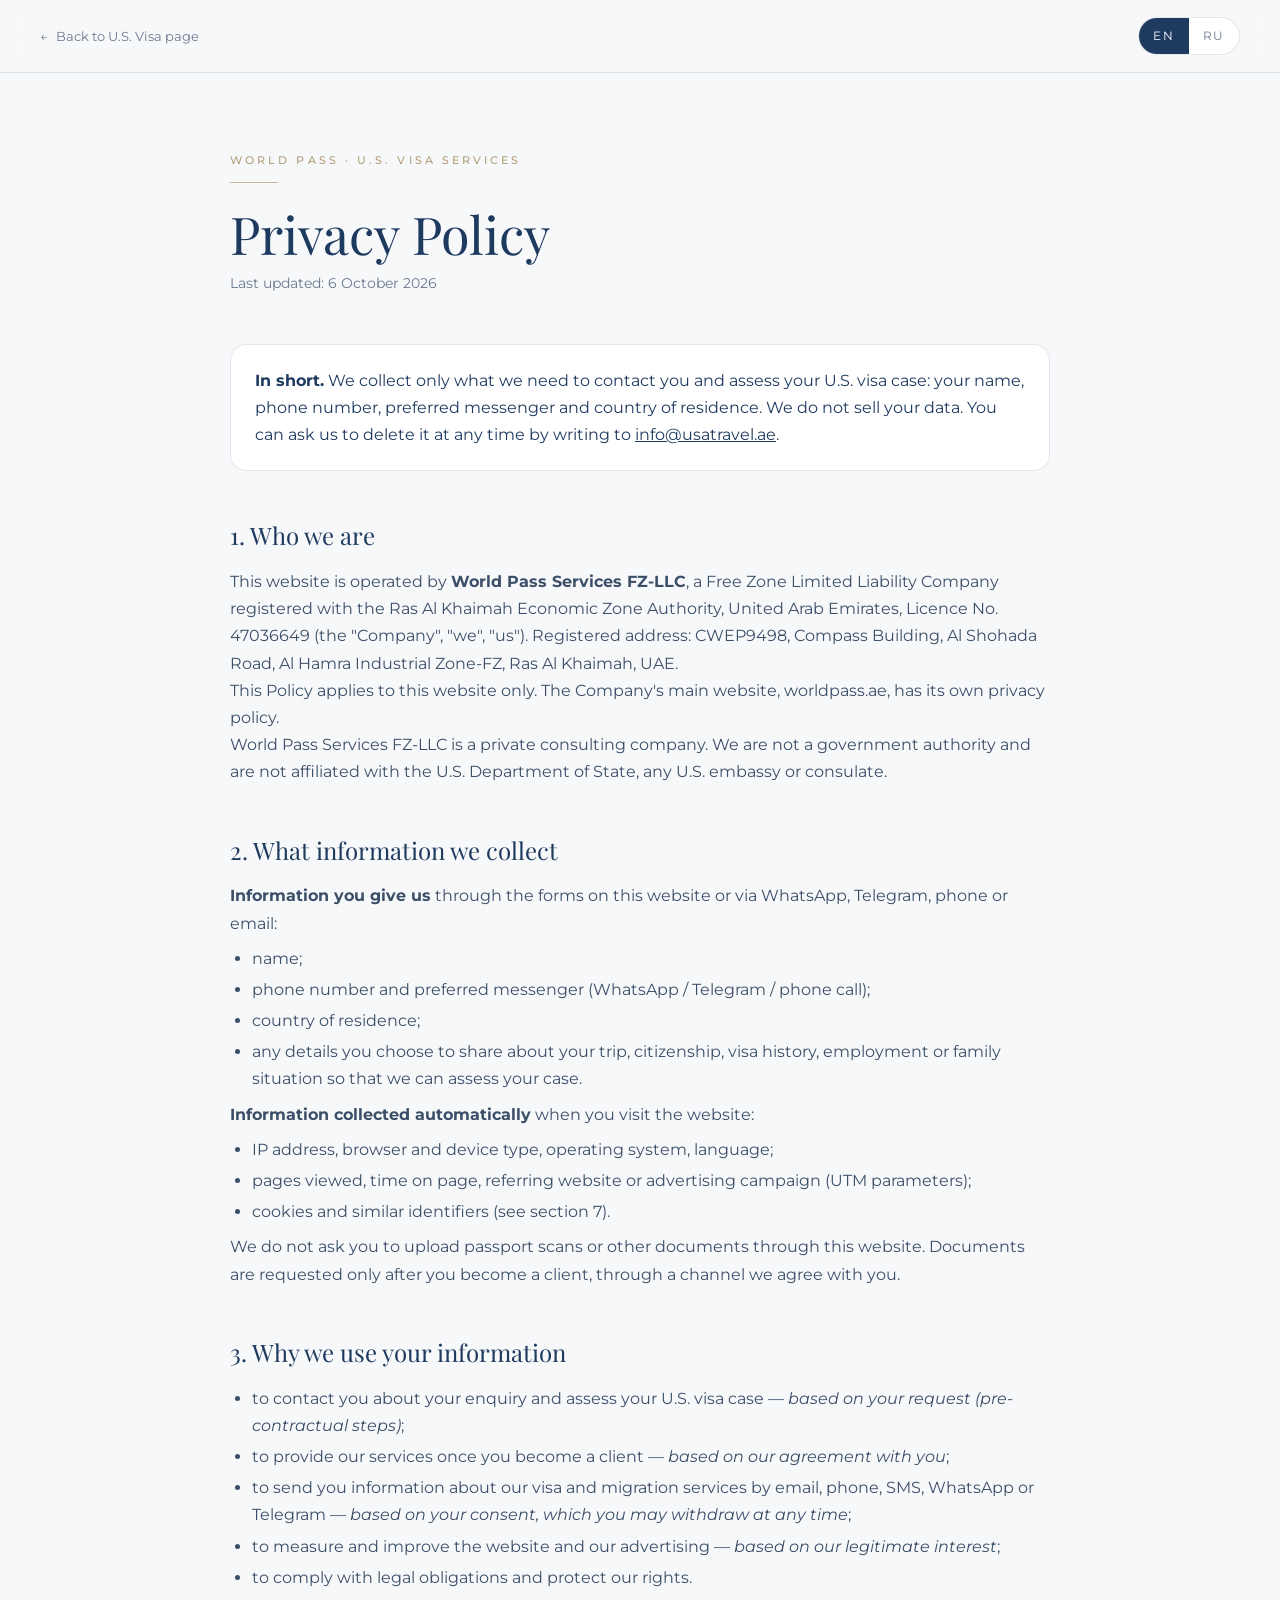
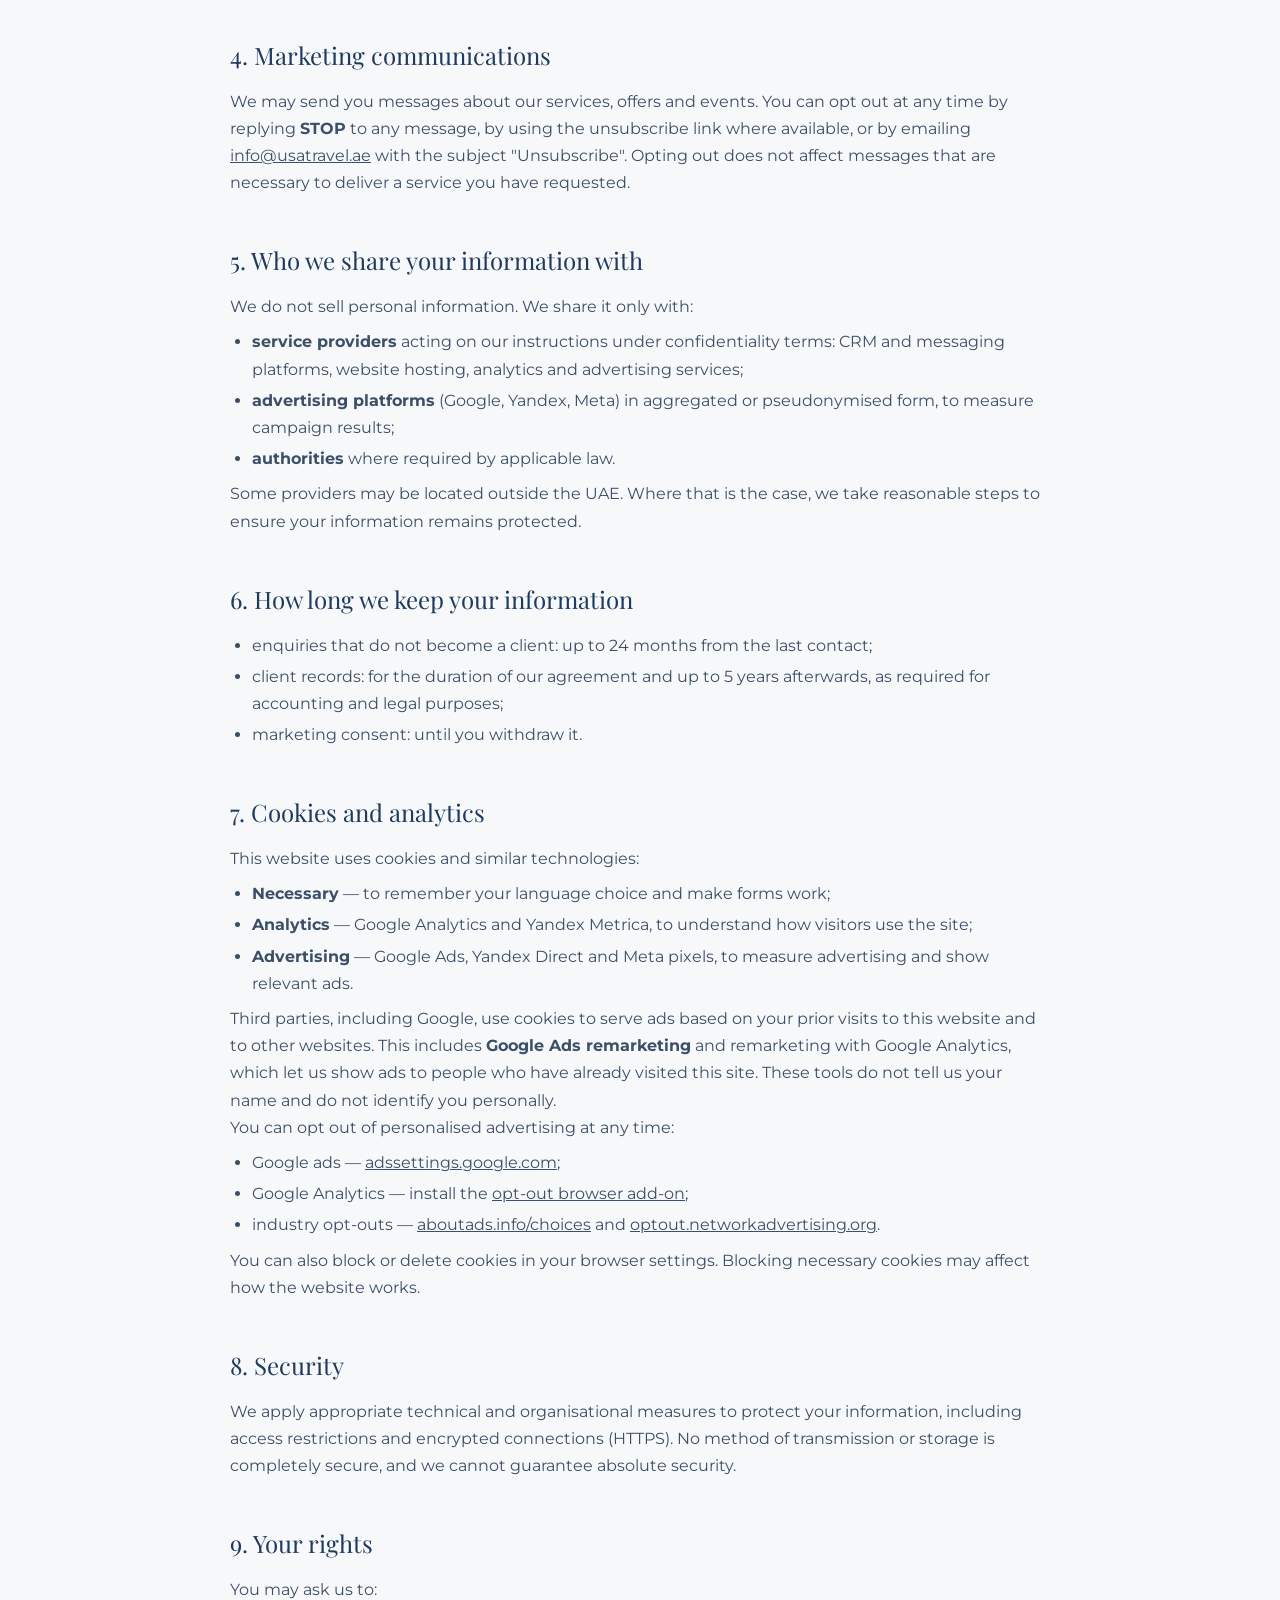
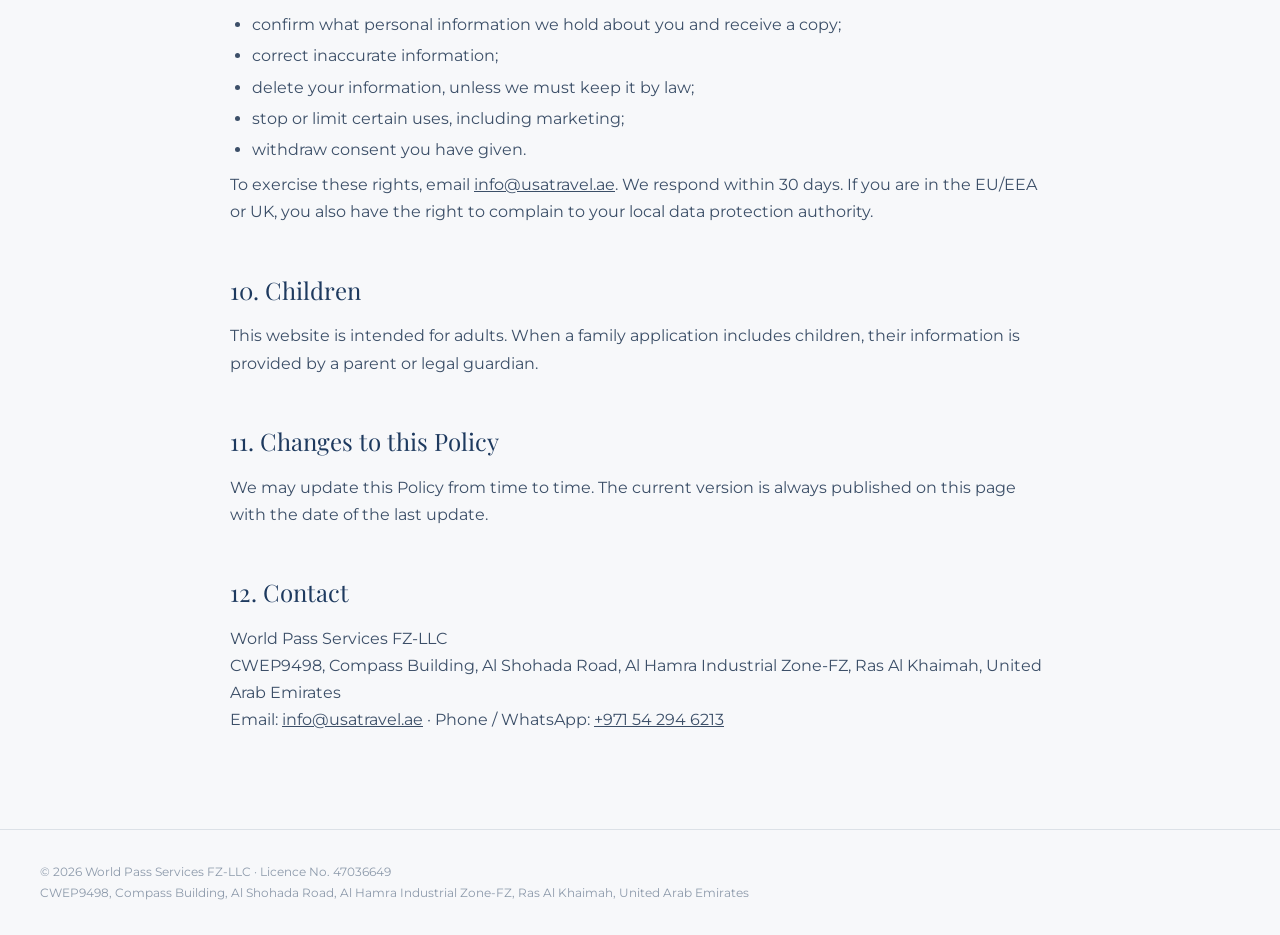
<file: privacy.html>
<!doctype html>
<html lang="en">
<head>
<meta charset="utf-8">
<meta name="viewport" content="width=device-width, initial-scale=1">
<title data-i18n="title">Privacy Policy — World Pass · U.S. Visa</title>
<meta name="robots" content="noindex,follow">
<link rel="icon" type="image/png" sizes="32x32" href="favicon-32.png">
<link rel="icon" type="image/png" sizes="192x192" href="favicon-192.png">
<link rel="apple-touch-icon" sizes="180x180" href="apple-touch-icon.png">
<link rel="preconnect" href="https://fonts.googleapis.com">
<link rel="preconnect" href="https://fonts.gstatic.com" crossorigin>
<link href="https://fonts.googleapis.com/css2?family=Montserrat:wght@300;400;500;600&family=Playfair+Display:wght@400;500&display=swap" rel="stylesheet">
<style>
:root{--navy:#1E3A5F;--navy-3:#0F2036;--gold:#C8B69A;--gold-2:#B39E7C;--mist:#F7F8FA;--muted:#6B7A8F;--line:rgba(30,58,95,.12);--serif:"Playfair Display",Georgia,serif;--sans:Montserrat,"Helvetica Neue",Arial,sans-serif}
*{box-sizing:border-box;margin:0;padding:0}
body{font-family:var(--sans);color:var(--navy);background:var(--mist);line-height:1.7;font-size:16px;-webkit-font-smoothing:antialiased}
a{color:inherit}
.container{width:min(820px,100% - 32px);margin-inline:auto}
.header{position:sticky;top:0;background:rgba(247,248,250,.85);backdrop-filter:blur(14px);border-bottom:1px solid var(--line);z-index:10}
.header .container{display:flex;align-items:center;justify-content:space-between;height:72px;width:min(1200px,100% - 32px)}
.back{font-size:13px;text-decoration:none;color:var(--muted);display:inline-flex;gap:8px;align-items:center}
.back:hover{color:var(--navy)}
.lang{display:inline-flex;border:1px solid var(--line);border-radius:999px;overflow:hidden;background:#fff}
.lang button{border:0;background:none;padding:8px 14px;font:inherit;font-size:12px;letter-spacing:.14em;cursor:pointer;color:var(--muted)}
.lang button.on{background:var(--navy);color:#fff}
main{padding:72px 0 96px}
.eyebrow{font-size:11px;letter-spacing:.28em;text-transform:uppercase;color:var(--gold-2);font-weight:500;display:inline-flex;flex-direction:column;gap:12px}
.eyebrow::after{content:"";width:48px;height:1px;background:var(--gold)}
h1{font-family:var(--serif);font-weight:400;font-size:clamp(34px,5vw,52px);line-height:1.1;margin:22px 0 10px}
.updated{color:var(--muted);font-size:14px;margin-bottom:48px}
h2{font-family:var(--serif);font-weight:400;font-size:24px;margin:44px 0 12px}
p,li{color:#3C4F68}
ul{padding-left:22px;margin:8px 0}
li{margin:4px 0}
.card{background:#fff;border:1px solid var(--line);border-radius:16px;padding:22px 24px;margin:20px 0}
.card b{color:var(--navy)}
.footer{border-top:1px solid var(--line);padding:32px 0;font-size:12px;color:#8D9AAB;line-height:1.7}
.footer .container{width:min(1200px,100% - 32px)}
.lang-block{display:none}.lang-block.on{display:block}
</style>
</head>
<body>
<header class="header">
  <div class="container">
    <a class="back" href="index.html">← <span data-i18n="back">Back to U.S. Visa page</span></a>
    <div class="lang"><button data-lang="en">EN</button><button data-lang="ru">RU</button></div>
  </div>
</header>

<main class="container">

<!-- ======================= EN ======================= -->
<div class="lang-block" id="en">
  <span class="eyebrow">World Pass · U.S. Visa Services</span>
  <h1>Privacy Policy</h1>
  <p class="updated">Last updated: 6 October 2026</p>

  <div class="card"><b>In short.</b> We collect only what we need to contact you and assess your U.S. visa case: your name, phone number, preferred messenger and country of residence. We do not sell your data. You can ask us to delete it at any time by writing to <a href="mailto:info@usatravel.ae">info@usatravel.ae</a>.</div>

  <h2>1. Who we are</h2>
  <p>This website is operated by <b>World Pass Services FZ-LLC</b>, a Free Zone Limited Liability Company registered with the Ras Al Khaimah Economic Zone Authority, United Arab Emirates, Licence No. 47036649 (the "Company", "we", "us"). Registered address: CWEP9498, Compass Building, Al Shohada Road, Al Hamra Industrial Zone-FZ, Ras Al Khaimah, UAE.</p>
  <p>This Policy applies to this website only. The Company's main website, worldpass.ae, has its own privacy policy.</p>
  <p>World Pass Services FZ-LLC is a private consulting company. We are not a government authority and are not affiliated with the U.S. Department of State, any U.S. embassy or consulate.</p>

  <h2>2. What information we collect</h2>
  <p><b>Information you give us</b> through the forms on this website or via WhatsApp, Telegram, phone or email:</p>
  <ul>
    <li>name;</li>
    <li>phone number and preferred messenger (WhatsApp / Telegram / phone call);</li>
    <li>country of residence;</li>
    <li>any details you choose to share about your trip, citizenship, visa history, employment or family situation so that we can assess your case.</li>
  </ul>
  <p><b>Information collected automatically</b> when you visit the website:</p>
  <ul>
    <li>IP address, browser and device type, operating system, language;</li>
    <li>pages viewed, time on page, referring website or advertising campaign (UTM parameters);</li>
    <li>cookies and similar identifiers (see section 7).</li>
  </ul>
  <p>We do not ask you to upload passport scans or other documents through this website. Documents are requested only after you become a client, through a channel we agree with you.</p>

  <h2>3. Why we use your information</h2>
  <ul>
    <li>to contact you about your enquiry and assess your U.S. visa case — <i>based on your request (pre-contractual steps)</i>;</li>
    <li>to provide our services once you become a client — <i>based on our agreement with you</i>;</li>
    <li>to send you information about our visa and migration services by email, phone, SMS, WhatsApp or Telegram — <i>based on your consent, which you may withdraw at any time</i>;</li>
    <li>to measure and improve the website and our advertising — <i>based on our legitimate interest</i>;</li>
    <li>to comply with legal obligations and protect our rights.</li>
  </ul>

  <h2>4. Marketing communications</h2>
  <p>We may send you messages about our services, offers and events. You can opt out at any time by replying <b>STOP</b> to any message, by using the unsubscribe link where available, or by emailing <a href="mailto:info@usatravel.ae">info@usatravel.ae</a> with the subject "Unsubscribe". Opting out does not affect messages that are necessary to deliver a service you have requested.</p>

  <h2>5. Who we share your information with</h2>
  <p>We do not sell personal information. We share it only with:</p>
  <ul>
    <li><b>service providers</b> acting on our instructions under confidentiality terms: CRM and messaging platforms, website hosting, analytics and advertising services;</li>
    <li><b>advertising platforms</b> (Google, Yandex, Meta) in aggregated or pseudonymised form, to measure campaign results;</li>
    <li><b>authorities</b> where required by applicable law.</li>
  </ul>
  <p>Some providers may be located outside the UAE. Where that is the case, we take reasonable steps to ensure your information remains protected.</p>

  <h2>6. How long we keep your information</h2>
  <ul>
    <li>enquiries that do not become a client: up to 24 months from the last contact;</li>
    <li>client records: for the duration of our agreement and up to 5 years afterwards, as required for accounting and legal purposes;</li>
    <li>marketing consent: until you withdraw it.</li>
  </ul>

  <h2>7. Cookies and analytics</h2>
  <p>This website uses cookies and similar technologies:</p>
  <ul>
    <li><b>Necessary</b> — to remember your language choice and make forms work;</li>
    <li><b>Analytics</b> — Google Analytics and Yandex Metrica, to understand how visitors use the site;</li>
    <li><b>Advertising</b> — Google Ads, Yandex Direct and Meta pixels, to measure advertising and show relevant ads.</li>
  </ul>
  <p>Third parties, including Google, use cookies to serve ads based on your prior visits to this website and to other websites. This includes <b>Google Ads remarketing</b> and remarketing with Google Analytics, which let us show ads to people who have already visited this site. These tools do not tell us your name and do not identify you personally.</p>
  <p>You can opt out of personalised advertising at any time:</p>
  <ul>
    <li>Google ads — <a href="https://adssettings.google.com" target="_blank" rel="noopener">adssettings.google.com</a>;</li>
    <li>Google Analytics — install the <a href="https://tools.google.com/dlpage/gaoptout" target="_blank" rel="noopener">opt-out browser add-on</a>;</li>
    <li>industry opt-outs — <a href="https://www.aboutads.info/choices" target="_blank" rel="noopener">aboutads.info/choices</a> and <a href="https://optout.networkadvertising.org" target="_blank" rel="noopener">optout.networkadvertising.org</a>.</li>
  </ul>
  <p>You can also block or delete cookies in your browser settings. Blocking necessary cookies may affect how the website works.</p>

  <h2>8. Security</h2>
  <p>We apply appropriate technical and organisational measures to protect your information, including access restrictions and encrypted connections (HTTPS). No method of transmission or storage is completely secure, and we cannot guarantee absolute security.</p>

  <h2>9. Your rights</h2>
  <p>You may ask us to:</p>
  <ul>
    <li>confirm what personal information we hold about you and receive a copy;</li>
    <li>correct inaccurate information;</li>
    <li>delete your information, unless we must keep it by law;</li>
    <li>stop or limit certain uses, including marketing;</li>
    <li>withdraw consent you have given.</li>
  </ul>
  <p>To exercise these rights, email <a href="mailto:info@usatravel.ae">info@usatravel.ae</a>. We respond within 30 days. If you are in the EU/EEA or UK, you also have the right to complain to your local data protection authority.</p>

  <h2>10. Children</h2>
  <p>This website is intended for adults. When a family application includes children, their information is provided by a parent or legal guardian.</p>

  <h2>11. Changes to this Policy</h2>
  <p>We may update this Policy from time to time. The current version is always published on this page with the date of the last update.</p>

  <h2>12. Contact</h2>
  <p>World Pass Services FZ-LLC<br>CWEP9498, Compass Building, Al Shohada Road, Al Hamra Industrial Zone-FZ, Ras Al Khaimah, United Arab Emirates<br>Email: <a href="mailto:info@usatravel.ae">info@usatravel.ae</a> · Phone / WhatsApp: <a href="tel:+971542946213">+971 54 294 6213</a></p>
</div>

<!-- ======================= RU ======================= -->
<div class="lang-block" id="ru">
  <span class="eyebrow">World Pass · Визы в США</span>
  <h1>Политика конфиденциальности</h1>
  <p class="updated">Обновлено: 6 октября 2026</p>

  <div class="card"><b>Коротко.</b> Мы собираем только то, что нужно, чтобы связаться с вами и оценить ваш кейс на визу в США: имя, телефон, удобный мессенджер и страну проживания. Мы не продаём ваши данные. Вы в любой момент можете попросить удалить их, написав на <a href="mailto:info@usatravel.ae">info@usatravel.ae</a>.</div>

  <h2>1. Кто мы</h2>
  <p>Этот сайт принадлежит компании <b>World Pass Services FZ-LLC</b> — обществу с ограниченной ответственностью свободной зоны, зарегистрированному в Ras Al Khaimah Economic Zone Authority, ОАЭ, лицензия № 47036649 («Компания», «мы»). Адрес регистрации: CWEP9498, Compass Building, Al Shohada Road, Al Hamra Industrial Zone-FZ, Ras Al Khaimah, UAE.</p>
  <p>Настоящая Политика действует только для этого сайта. У основного сайта Компании worldpass.ae — собственная политика конфиденциальности.</p>
  <p>World Pass Services FZ-LLC — частная консалтинговая компания. Мы не являемся государственным органом и не связаны с Госдепартаментом США, посольствами или консульствами США.</p>

  <h2>2. Какие данные мы собираем</h2>
  <p><b>Данные, которые вы сообщаете сами</b> через формы на сайте или в WhatsApp, Telegram, по телефону или email:</p>
  <ul>
    <li>имя;</li>
    <li>номер телефона и удобный способ связи (WhatsApp / Telegram / звонок);</li>
    <li>страна проживания;</li>
    <li>сведения о поездке, гражданстве, визовой истории, работе или семье, которыми вы решите поделиться для оценки кейса.</li>
  </ul>
  <p><b>Данные, которые собираются автоматически</b> при посещении сайта:</p>
  <ul>
    <li>IP-адрес, тип браузера и устройства, операционная система, язык;</li>
    <li>просмотренные страницы, время на странице, источник перехода и рекламная кампания (UTM-метки);</li>
    <li>cookies и похожие идентификаторы (см. раздел 7).</li>
  </ul>
  <p>Мы не просим загружать сканы паспорта и другие документы через сайт. Документы запрашиваются только после начала работы и по согласованному с вами каналу.</p>

  <h2>3. Зачем мы используем данные</h2>
  <ul>
    <li>чтобы связаться с вами по заявке и оценить кейс — <i>на основании вашего обращения</i>;</li>
    <li>чтобы оказывать услуги после заключения договора — <i>на основании договора</i>;</li>
    <li>чтобы рассказывать о наших визовых и миграционных услугах по email, телефону, SMS, в WhatsApp или Telegram — <i>на основании вашего согласия, которое можно отозвать в любой момент</i>;</li>
    <li>чтобы анализировать и улучшать сайт и рекламу — <i>на основании законного интереса</i>;</li>
    <li>чтобы соблюдать требования закона и защищать наши права.</li>
  </ul>

  <h2>4. Маркетинговые сообщения</h2>
  <p>Мы можем присылать вам сообщения об услугах, предложениях и мероприятиях. Отказаться можно в любой момент: ответить <b>STOP</b> на любое сообщение, перейти по ссылке отписки (если она есть) или написать на <a href="mailto:info@usatravel.ae">info@usatravel.ae</a> с темой «Отказ от уведомлений». Отказ не влияет на сообщения, необходимые для оказания запрошенной вами услуги.</p>

  <h2>5. Кому мы передаём данные</h2>
  <p>Мы не продаём персональные данные. Передаём их только:</p>
  <ul>
    <li><b>поставщикам услуг</b>, работающим по нашему поручению и под условиями конфиденциальности: CRM и мессенджер-платформы, хостинг, сервисы аналитики и рекламы;</li>
    <li><b>рекламным платформам</b> (Google, Яндекс, Meta) в обобщённом или обезличенном виде — для оценки результатов рекламы;</li>
    <li><b>государственным органам</b>, если этого требует закон.</li>
  </ul>
  <p>Некоторые поставщики могут находиться за пределами ОАЭ. В таких случаях мы принимаем разумные меры, чтобы ваши данные оставались защищены.</p>

  <h2>6. Сколько мы храним данные</h2>
  <ul>
    <li>заявки, не ставшие договором: до 24 месяцев с последнего контакта;</li>
    <li>данные клиентов: на срок договора и до 5 лет после — для бухгалтерских и юридических целей;</li>
    <li>согласие на маркетинг: до его отзыва.</li>
  </ul>

  <h2>7. Cookies и аналитика</h2>
  <p>Сайт использует cookies и похожие технологии:</p>
  <ul>
    <li><b>Необходимые</b> — чтобы запомнить язык и обеспечить работу форм;</li>
    <li><b>Аналитические</b> — Google Analytics и Яндекс Метрика, чтобы понимать, как посетители пользуются сайтом;</li>
    <li><b>Рекламные</b> — пиксели Google Ads, Яндекс Директ и Meta, чтобы измерять рекламу и показывать релевантные объявления.</li>
  </ul>
  <p>Третьи лица, включая Google, используют cookies, чтобы показывать вам рекламу с учётом ваших прежних посещений этого и других сайтов. Это включает <b>ремаркетинг Google Ads</b> и ремаркетинг с Google Analytics — они позволяют показывать объявления тем, кто уже заходил на сайт. Эти инструменты не сообщают нам ваше имя и не идентифицируют вас лично.</p>
  <p>Вы можете в любой момент отказаться от персонализированной рекламы:</p>
  <ul>
    <li>реклама Google — <a href="https://adssettings.google.com" target="_blank" rel="noopener">adssettings.google.com</a>;</li>
    <li>Google Analytics — установите <a href="https://tools.google.com/dlpage/gaoptout" target="_blank" rel="noopener">дополнение для отказа</a>;</li>
    <li>отраслевые отказы — <a href="https://www.aboutads.info/choices" target="_blank" rel="noopener">aboutads.info/choices</a> и <a href="https://optout.networkadvertising.org" target="_blank" rel="noopener">optout.networkadvertising.org</a>.</li>
  </ul>
  <p>Также можно заблокировать или удалить cookies в настройках браузера. Блокировка необходимых cookies может повлиять на работу сайта.</p>

  <h2>8. Безопасность</h2>
  <p>Мы применяем технические и организационные меры защиты, включая ограничение доступа и шифрованное соединение (HTTPS). Ни один способ передачи или хранения данных не является абсолютно безопасным, поэтому мы не можем гарантировать полную защиту.</p>

  <h2>9. Ваши права</h2>
  <p>Вы можете попросить нас:</p>
  <ul>
    <li>подтвердить, какие данные о вас мы храним, и получить их копию;</li>
    <li>исправить неточные данные;</li>
    <li>удалить данные, если закон не обязывает нас их хранить;</li>
    <li>прекратить или ограничить отдельные виды обработки, включая маркетинг;</li>
    <li>отозвать данное ранее согласие.</li>
  </ul>
  <p>Для этого напишите на <a href="mailto:info@usatravel.ae">info@usatravel.ae</a>. Мы отвечаем в течение 30 дней. Если вы находитесь в ЕС/ЕЭЗ или Великобритании, вы также вправе обратиться в местный орган по защите данных.</p>

  <h2>10. Дети</h2>
  <p>Сайт предназначен для совершеннолетних. Если семейная подача включает детей, их данные предоставляет родитель или законный представитель.</p>

  <h2>11. Изменения Политики</h2>
  <p>Мы можем время от времени обновлять Политику. Актуальная версия всегда опубликована на этой странице с датой последнего обновления.</p>

  <h2>12. Контакты</h2>
  <p>World Pass Services FZ-LLC<br>CWEP9498, Compass Building, Al Shohada Road, Al Hamra Industrial Zone-FZ, Ras Al Khaimah, United Arab Emirates<br>Email: <a href="mailto:info@usatravel.ae">info@usatravel.ae</a> · Телефон / WhatsApp: <a href="tel:+971542946213">+971 54 294 6213</a></p>
</div>

</main>

<footer class="footer"><div class="container">© 2026 World Pass Services FZ-LLC · Licence No. 47036649<br>CWEP9498, Compass Building, Al Shohada Road, Al Hamra Industrial Zone-FZ, Ras Al Khaimah, United Arab Emirates</div></footer>

<script>
(() => {
  const T = { en:{title:'Privacy Policy — World Pass · U.S. Visa', back:'Back to U.S. Visa page'}, ru:{title:'Политика конфиденциальности — World Pass · Визы в США', back:'Назад на страницу визы в США'} };
  const set = l => {
    if (!T[l]) l = 'en';
    document.documentElement.lang = l;
    document.querySelectorAll('.lang-block').forEach(b => b.classList.toggle('on', b.id === l));
    document.querySelectorAll('.lang button').forEach(b => b.classList.toggle('on', b.dataset.lang === l));
    document.title = T[l].title;
    document.querySelector('[data-i18n="back"]').textContent = T[l].back;
    document.querySelector('.back').href = 'index.html?lang=' + l;
    try { localStorage.setItem('wp_lang', l); } catch(e){}
  };
  let l = 'en';
  try { l = new URLSearchParams(location.search).get('lang') || localStorage.getItem('wp_lang') || 'en'; } catch(e){}
  set(l);
  document.querySelectorAll('.lang button').forEach(b => b.addEventListener('click', () => set(b.dataset.lang)));
})();
</script>
</body>
</html>
</file>
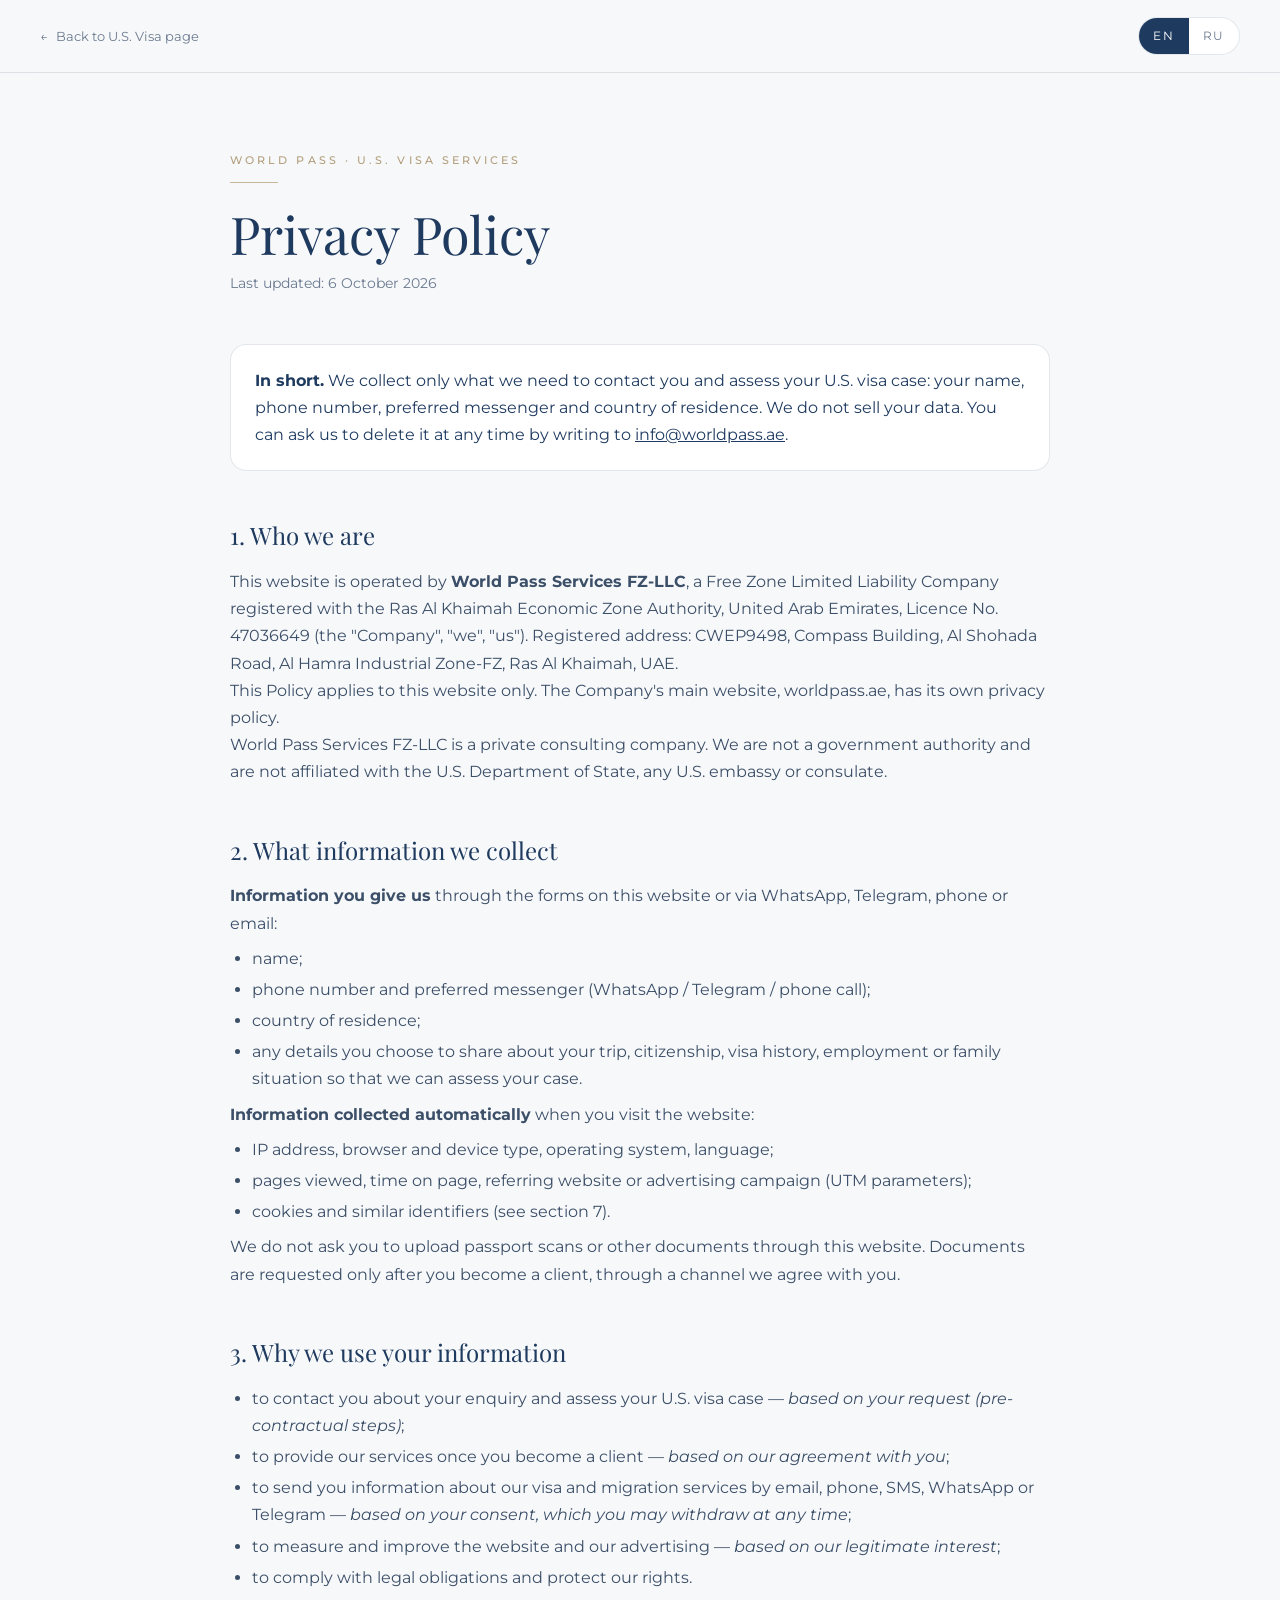
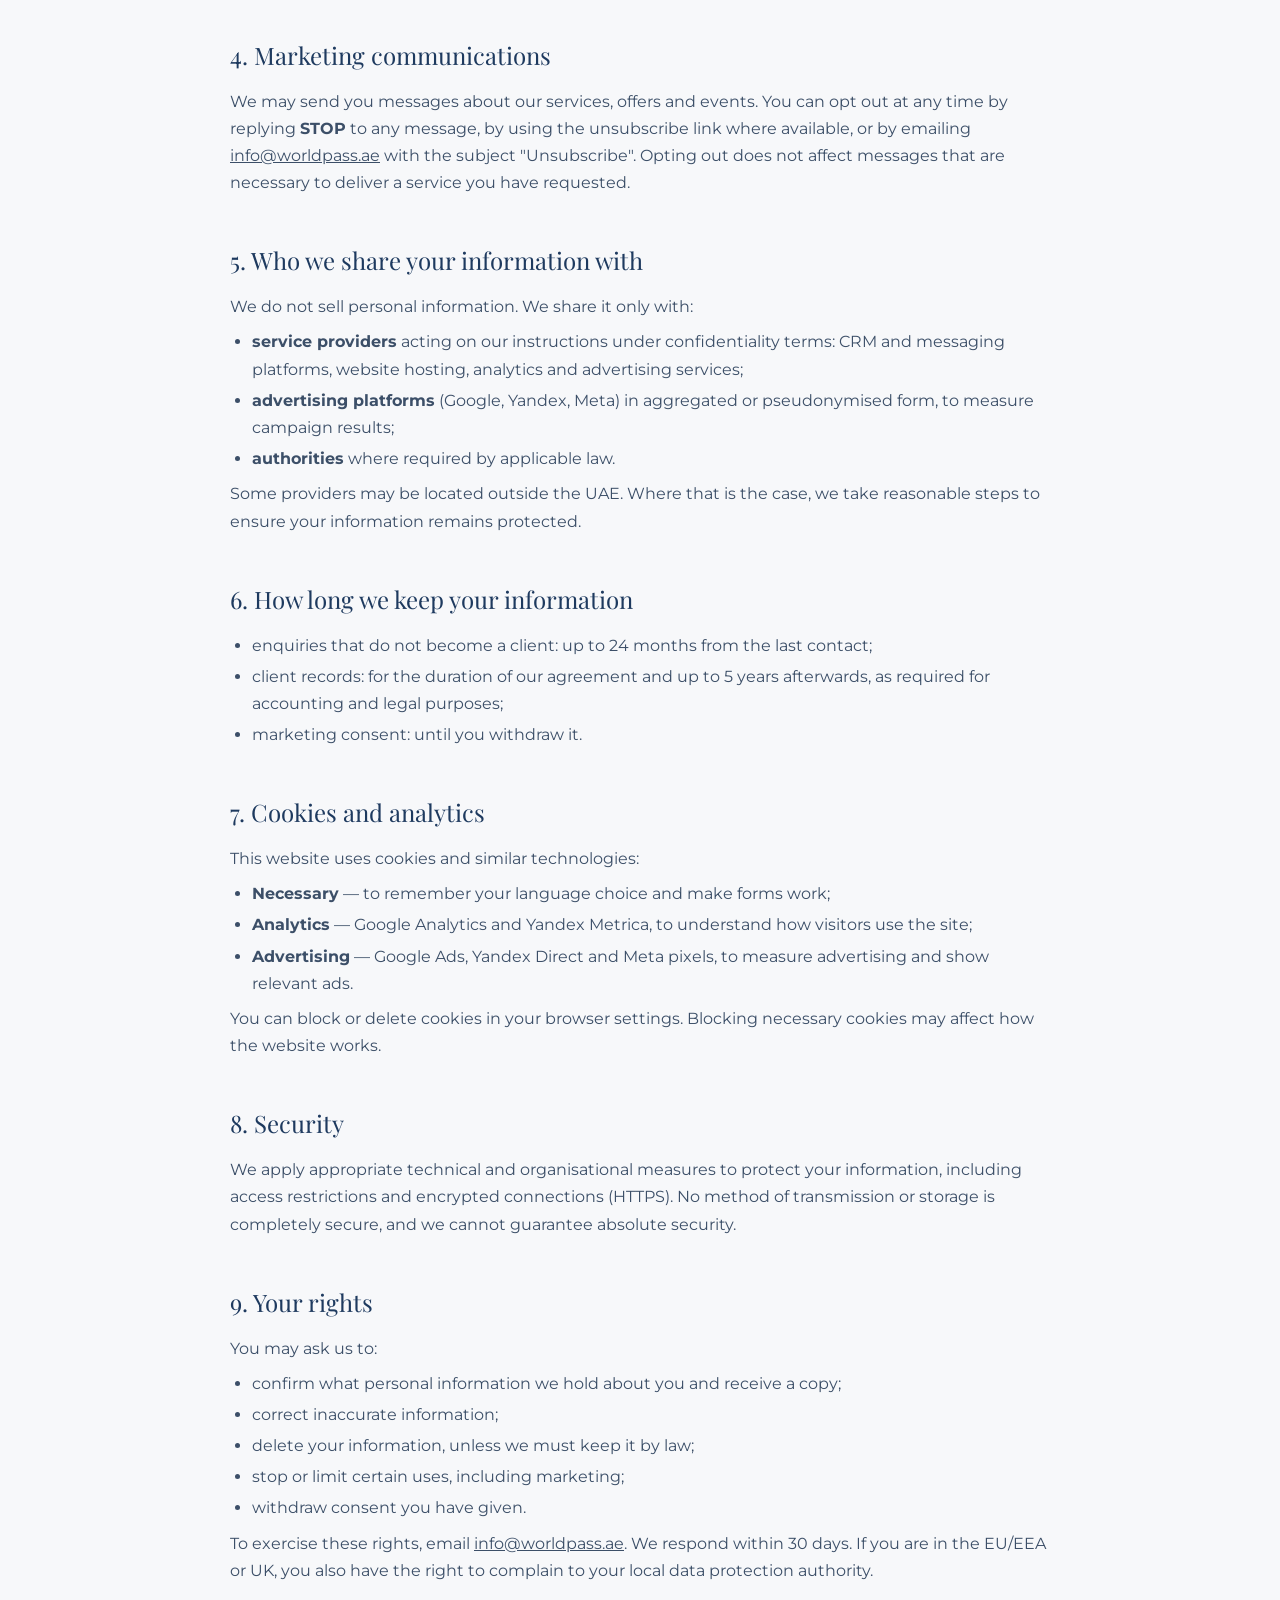
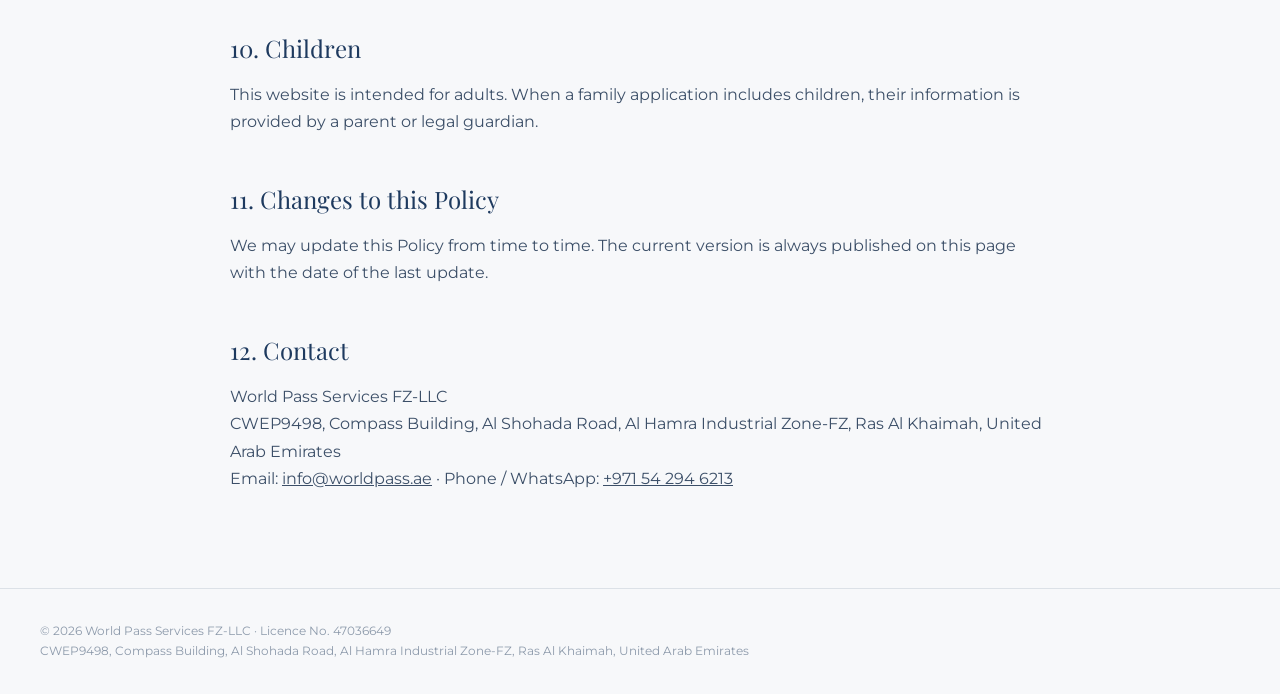
<file: deploy/privacy.html>
<!doctype html>
<html lang="en">
<head>
<meta charset="utf-8">
<meta name="viewport" content="width=device-width, initial-scale=1">
<title data-i18n="title">Privacy Policy — World Pass · U.S. Visa</title>
<meta name="robots" content="noindex,follow">
<link rel="preconnect" href="https://fonts.googleapis.com">
<link rel="preconnect" href="https://fonts.gstatic.com" crossorigin>
<link href="https://fonts.googleapis.com/css2?family=Montserrat:wght@300;400;500;600&family=Playfair+Display:wght@400;500&display=swap" rel="stylesheet">
<style>
:root{--navy:#1E3A5F;--navy-3:#0F2036;--gold:#C8B69A;--gold-2:#B39E7C;--mist:#F7F8FA;--muted:#6B7A8F;--line:rgba(30,58,95,.12);--serif:"Playfair Display",Georgia,serif;--sans:Montserrat,"Helvetica Neue",Arial,sans-serif}
*{box-sizing:border-box;margin:0;padding:0}
body{font-family:var(--sans);color:var(--navy);background:var(--mist);line-height:1.7;font-size:16px;-webkit-font-smoothing:antialiased}
a{color:inherit}
.container{width:min(820px,100% - 32px);margin-inline:auto}
.header{position:sticky;top:0;background:rgba(247,248,250,.85);backdrop-filter:blur(14px);border-bottom:1px solid var(--line);z-index:10}
.header .container{display:flex;align-items:center;justify-content:space-between;height:72px;width:min(1200px,100% - 32px)}
.back{font-size:13px;text-decoration:none;color:var(--muted);display:inline-flex;gap:8px;align-items:center}
.back:hover{color:var(--navy)}
.lang{display:inline-flex;border:1px solid var(--line);border-radius:999px;overflow:hidden;background:#fff}
.lang button{border:0;background:none;padding:8px 14px;font:inherit;font-size:12px;letter-spacing:.14em;cursor:pointer;color:var(--muted)}
.lang button.on{background:var(--navy);color:#fff}
main{padding:72px 0 96px}
.eyebrow{font-size:11px;letter-spacing:.28em;text-transform:uppercase;color:var(--gold-2);font-weight:500;display:inline-flex;flex-direction:column;gap:12px}
.eyebrow::after{content:"";width:48px;height:1px;background:var(--gold)}
h1{font-family:var(--serif);font-weight:400;font-size:clamp(34px,5vw,52px);line-height:1.1;margin:22px 0 10px}
.updated{color:var(--muted);font-size:14px;margin-bottom:48px}
h2{font-family:var(--serif);font-weight:400;font-size:24px;margin:44px 0 12px}
p,li{color:#3C4F68}
ul{padding-left:22px;margin:8px 0}
li{margin:4px 0}
.card{background:#fff;border:1px solid var(--line);border-radius:16px;padding:22px 24px;margin:20px 0}
.card b{color:var(--navy)}
.footer{border-top:1px solid var(--line);padding:32px 0;font-size:12px;color:#8D9AAB;line-height:1.7}
.footer .container{width:min(1200px,100% - 32px)}
.lang-block{display:none}.lang-block.on{display:block}
</style>
</head>
<body>
<header class="header">
  <div class="container">
    <a class="back" href="index.html">← <span data-i18n="back">Back to U.S. Visa page</span></a>
    <div class="lang"><button data-lang="en">EN</button><button data-lang="ru">RU</button></div>
  </div>
</header>

<main class="container">

<!-- ======================= EN ======================= -->
<div class="lang-block" id="en">
  <span class="eyebrow">World Pass · U.S. Visa Services</span>
  <h1>Privacy Policy</h1>
  <p class="updated">Last updated: 6 October 2026</p>

  <div class="card"><b>In short.</b> We collect only what we need to contact you and assess your U.S. visa case: your name, phone number, preferred messenger and country of residence. We do not sell your data. You can ask us to delete it at any time by writing to <a href="mailto:info@worldpass.ae">info@worldpass.ae</a>.</div>

  <h2>1. Who we are</h2>
  <p>This website is operated by <b>World Pass Services FZ-LLC</b>, a Free Zone Limited Liability Company registered with the Ras Al Khaimah Economic Zone Authority, United Arab Emirates, Licence No. 47036649 (the "Company", "we", "us"). Registered address: CWEP9498, Compass Building, Al Shohada Road, Al Hamra Industrial Zone-FZ, Ras Al Khaimah, UAE.</p>
  <p>This Policy applies to this website only. The Company's main website, worldpass.ae, has its own privacy policy.</p>
  <p>World Pass Services FZ-LLC is a private consulting company. We are not a government authority and are not affiliated with the U.S. Department of State, any U.S. embassy or consulate.</p>

  <h2>2. What information we collect</h2>
  <p><b>Information you give us</b> through the forms on this website or via WhatsApp, Telegram, phone or email:</p>
  <ul>
    <li>name;</li>
    <li>phone number and preferred messenger (WhatsApp / Telegram / phone call);</li>
    <li>country of residence;</li>
    <li>any details you choose to share about your trip, citizenship, visa history, employment or family situation so that we can assess your case.</li>
  </ul>
  <p><b>Information collected automatically</b> when you visit the website:</p>
  <ul>
    <li>IP address, browser and device type, operating system, language;</li>
    <li>pages viewed, time on page, referring website or advertising campaign (UTM parameters);</li>
    <li>cookies and similar identifiers (see section 7).</li>
  </ul>
  <p>We do not ask you to upload passport scans or other documents through this website. Documents are requested only after you become a client, through a channel we agree with you.</p>

  <h2>3. Why we use your information</h2>
  <ul>
    <li>to contact you about your enquiry and assess your U.S. visa case — <i>based on your request (pre-contractual steps)</i>;</li>
    <li>to provide our services once you become a client — <i>based on our agreement with you</i>;</li>
    <li>to send you information about our visa and migration services by email, phone, SMS, WhatsApp or Telegram — <i>based on your consent, which you may withdraw at any time</i>;</li>
    <li>to measure and improve the website and our advertising — <i>based on our legitimate interest</i>;</li>
    <li>to comply with legal obligations and protect our rights.</li>
  </ul>

  <h2>4. Marketing communications</h2>
  <p>We may send you messages about our services, offers and events. You can opt out at any time by replying <b>STOP</b> to any message, by using the unsubscribe link where available, or by emailing <a href="mailto:info@worldpass.ae">info@worldpass.ae</a> with the subject "Unsubscribe". Opting out does not affect messages that are necessary to deliver a service you have requested.</p>

  <h2>5. Who we share your information with</h2>
  <p>We do not sell personal information. We share it only with:</p>
  <ul>
    <li><b>service providers</b> acting on our instructions under confidentiality terms: CRM and messaging platforms, website hosting, analytics and advertising services;</li>
    <li><b>advertising platforms</b> (Google, Yandex, Meta) in aggregated or pseudonymised form, to measure campaign results;</li>
    <li><b>authorities</b> where required by applicable law.</li>
  </ul>
  <p>Some providers may be located outside the UAE. Where that is the case, we take reasonable steps to ensure your information remains protected.</p>

  <h2>6. How long we keep your information</h2>
  <ul>
    <li>enquiries that do not become a client: up to 24 months from the last contact;</li>
    <li>client records: for the duration of our agreement and up to 5 years afterwards, as required for accounting and legal purposes;</li>
    <li>marketing consent: until you withdraw it.</li>
  </ul>

  <h2>7. Cookies and analytics</h2>
  <p>This website uses cookies and similar technologies:</p>
  <ul>
    <li><b>Necessary</b> — to remember your language choice and make forms work;</li>
    <li><b>Analytics</b> — Google Analytics and Yandex Metrica, to understand how visitors use the site;</li>
    <li><b>Advertising</b> — Google Ads, Yandex Direct and Meta pixels, to measure advertising and show relevant ads.</li>
  </ul>
  <p>You can block or delete cookies in your browser settings. Blocking necessary cookies may affect how the website works.</p>

  <h2>8. Security</h2>
  <p>We apply appropriate technical and organisational measures to protect your information, including access restrictions and encrypted connections (HTTPS). No method of transmission or storage is completely secure, and we cannot guarantee absolute security.</p>

  <h2>9. Your rights</h2>
  <p>You may ask us to:</p>
  <ul>
    <li>confirm what personal information we hold about you and receive a copy;</li>
    <li>correct inaccurate information;</li>
    <li>delete your information, unless we must keep it by law;</li>
    <li>stop or limit certain uses, including marketing;</li>
    <li>withdraw consent you have given.</li>
  </ul>
  <p>To exercise these rights, email <a href="mailto:info@worldpass.ae">info@worldpass.ae</a>. We respond within 30 days. If you are in the EU/EEA or UK, you also have the right to complain to your local data protection authority.</p>

  <h2>10. Children</h2>
  <p>This website is intended for adults. When a family application includes children, their information is provided by a parent or legal guardian.</p>

  <h2>11. Changes to this Policy</h2>
  <p>We may update this Policy from time to time. The current version is always published on this page with the date of the last update.</p>

  <h2>12. Contact</h2>
  <p>World Pass Services FZ-LLC<br>CWEP9498, Compass Building, Al Shohada Road, Al Hamra Industrial Zone-FZ, Ras Al Khaimah, United Arab Emirates<br>Email: <a href="mailto:info@worldpass.ae">info@worldpass.ae</a> · Phone / WhatsApp: <a href="tel:+971542946213">+971 54 294 6213</a></p>
</div>

<!-- ======================= RU ======================= -->
<div class="lang-block" id="ru">
  <span class="eyebrow">World Pass · Визы в США</span>
  <h1>Политика конфиденциальности</h1>
  <p class="updated">Обновлено: 6 октября 2026</p>

  <div class="card"><b>Коротко.</b> Мы собираем только то, что нужно, чтобы связаться с вами и оценить ваш кейс на визу в США: имя, телефон, удобный мессенджер и страну проживания. Мы не продаём ваши данные. Вы в любой момент можете попросить удалить их, написав на <a href="mailto:info@worldpass.ae">info@worldpass.ae</a>.</div>

  <h2>1. Кто мы</h2>
  <p>Этот сайт принадлежит компании <b>World Pass Services FZ-LLC</b> — обществу с ограниченной ответственностью свободной зоны, зарегистрированному в Ras Al Khaimah Economic Zone Authority, ОАЭ, лицензия № 47036649 («Компания», «мы»). Адрес регистрации: CWEP9498, Compass Building, Al Shohada Road, Al Hamra Industrial Zone-FZ, Ras Al Khaimah, UAE.</p>
  <p>Настоящая Политика действует только для этого сайта. У основного сайта Компании worldpass.ae — собственная политика конфиденциальности.</p>
  <p>World Pass Services FZ-LLC — частная консалтинговая компания. Мы не являемся государственным органом и не связаны с Госдепартаментом США, посольствами или консульствами США.</p>

  <h2>2. Какие данные мы собираем</h2>
  <p><b>Данные, которые вы сообщаете сами</b> через формы на сайте или в WhatsApp, Telegram, по телефону или email:</p>
  <ul>
    <li>имя;</li>
    <li>номер телефона и удобный способ связи (WhatsApp / Telegram / звонок);</li>
    <li>страна проживания;</li>
    <li>сведения о поездке, гражданстве, визовой истории, работе или семье, которыми вы решите поделиться для оценки кейса.</li>
  </ul>
  <p><b>Данные, которые собираются автоматически</b> при посещении сайта:</p>
  <ul>
    <li>IP-адрес, тип браузера и устройства, операционная система, язык;</li>
    <li>просмотренные страницы, время на странице, источник перехода и рекламная кампания (UTM-метки);</li>
    <li>cookies и похожие идентификаторы (см. раздел 7).</li>
  </ul>
  <p>Мы не просим загружать сканы паспорта и другие документы через сайт. Документы запрашиваются только после начала работы и по согласованному с вами каналу.</p>

  <h2>3. Зачем мы используем данные</h2>
  <ul>
    <li>чтобы связаться с вами по заявке и оценить кейс — <i>на основании вашего обращения</i>;</li>
    <li>чтобы оказывать услуги после заключения договора — <i>на основании договора</i>;</li>
    <li>чтобы рассказывать о наших визовых и миграционных услугах по email, телефону, SMS, в WhatsApp или Telegram — <i>на основании вашего согласия, которое можно отозвать в любой момент</i>;</li>
    <li>чтобы анализировать и улучшать сайт и рекламу — <i>на основании законного интереса</i>;</li>
    <li>чтобы соблюдать требования закона и защищать наши права.</li>
  </ul>

  <h2>4. Маркетинговые сообщения</h2>
  <p>Мы можем присылать вам сообщения об услугах, предложениях и мероприятиях. Отказаться можно в любой момент: ответить <b>STOP</b> на любое сообщение, перейти по ссылке отписки (если она есть) или написать на <a href="mailto:info@worldpass.ae">info@worldpass.ae</a> с темой «Отказ от уведомлений». Отказ не влияет на сообщения, необходимые для оказания запрошенной вами услуги.</p>

  <h2>5. Кому мы передаём данные</h2>
  <p>Мы не продаём персональные данные. Передаём их только:</p>
  <ul>
    <li><b>поставщикам услуг</b>, работающим по нашему поручению и под условиями конфиденциальности: CRM и мессенджер-платформы, хостинг, сервисы аналитики и рекламы;</li>
    <li><b>рекламным платформам</b> (Google, Яндекс, Meta) в обобщённом или обезличенном виде — для оценки результатов рекламы;</li>
    <li><b>государственным органам</b>, если этого требует закон.</li>
  </ul>
  <p>Некоторые поставщики могут находиться за пределами ОАЭ. В таких случаях мы принимаем разумные меры, чтобы ваши данные оставались защищены.</p>

  <h2>6. Сколько мы храним данные</h2>
  <ul>
    <li>заявки, не ставшие договором: до 24 месяцев с последнего контакта;</li>
    <li>данные клиентов: на срок договора и до 5 лет после — для бухгалтерских и юридических целей;</li>
    <li>согласие на маркетинг: до его отзыва.</li>
  </ul>

  <h2>7. Cookies и аналитика</h2>
  <p>Сайт использует cookies и похожие технологии:</p>
  <ul>
    <li><b>Необходимые</b> — чтобы запомнить язык и обеспечить работу форм;</li>
    <li><b>Аналитические</b> — Google Analytics и Яндекс Метрика, чтобы понимать, как посетители пользуются сайтом;</li>
    <li><b>Рекламные</b> — пиксели Google Ads, Яндекс Директ и Meta, чтобы измерять рекламу и показывать релевантные объявления.</li>
  </ul>
  <p>Вы можете заблокировать или удалить cookies в настройках браузера. Блокировка необходимых cookies может повлиять на работу сайта.</p>

  <h2>8. Безопасность</h2>
  <p>Мы применяем технические и организационные меры защиты, включая ограничение доступа и шифрованное соединение (HTTPS). Ни один способ передачи или хранения данных не является абсолютно безопасным, поэтому мы не можем гарантировать полную защиту.</p>

  <h2>9. Ваши права</h2>
  <p>Вы можете попросить нас:</p>
  <ul>
    <li>подтвердить, какие данные о вас мы храним, и получить их копию;</li>
    <li>исправить неточные данные;</li>
    <li>удалить данные, если закон не обязывает нас их хранить;</li>
    <li>прекратить или ограничить отдельные виды обработки, включая маркетинг;</li>
    <li>отозвать данное ранее согласие.</li>
  </ul>
  <p>Для этого напишите на <a href="mailto:info@worldpass.ae">info@worldpass.ae</a>. Мы отвечаем в течение 30 дней. Если вы находитесь в ЕС/ЕЭЗ или Великобритании, вы также вправе обратиться в местный орган по защите данных.</p>

  <h2>10. Дети</h2>
  <p>Сайт предназначен для совершеннолетних. Если семейная подача включает детей, их данные предоставляет родитель или законный представитель.</p>

  <h2>11. Изменения Политики</h2>
  <p>Мы можем время от времени обновлять Политику. Актуальная версия всегда опубликована на этой странице с датой последнего обновления.</p>

  <h2>12. Контакты</h2>
  <p>World Pass Services FZ-LLC<br>CWEP9498, Compass Building, Al Shohada Road, Al Hamra Industrial Zone-FZ, Ras Al Khaimah, United Arab Emirates<br>Email: <a href="mailto:info@worldpass.ae">info@worldpass.ae</a> · Телефон / WhatsApp: <a href="tel:+971542946213">+971 54 294 6213</a></p>
</div>

</main>

<footer class="footer"><div class="container">© 2026 World Pass Services FZ-LLC · Licence No. 47036649<br>CWEP9498, Compass Building, Al Shohada Road, Al Hamra Industrial Zone-FZ, Ras Al Khaimah, United Arab Emirates</div></footer>

<script>
(() => {
  const T = { en:{title:'Privacy Policy — World Pass · U.S. Visa', back:'Back to U.S. Visa page'}, ru:{title:'Политика конфиденциальности — World Pass · Визы в США', back:'Назад на страницу визы в США'} };
  const set = l => {
    if (!T[l]) l = 'en';
    document.documentElement.lang = l;
    document.querySelectorAll('.lang-block').forEach(b => b.classList.toggle('on', b.id === l));
    document.querySelectorAll('.lang button').forEach(b => b.classList.toggle('on', b.dataset.lang === l));
    document.title = T[l].title;
    document.querySelector('[data-i18n="back"]').textContent = T[l].back;
    document.querySelector('.back').href = 'index.html?lang=' + l;
    try { localStorage.setItem('wp_lang', l); } catch(e){}
  };
  let l = 'en';
  try { l = new URLSearchParams(location.search).get('lang') || localStorage.getItem('wp_lang') || 'en'; } catch(e){}
  set(l);
  document.querySelectorAll('.lang button').forEach(b => b.addEventListener('click', () => set(b.dataset.lang)));
})();
</script>
</body>
</html>
</file>
